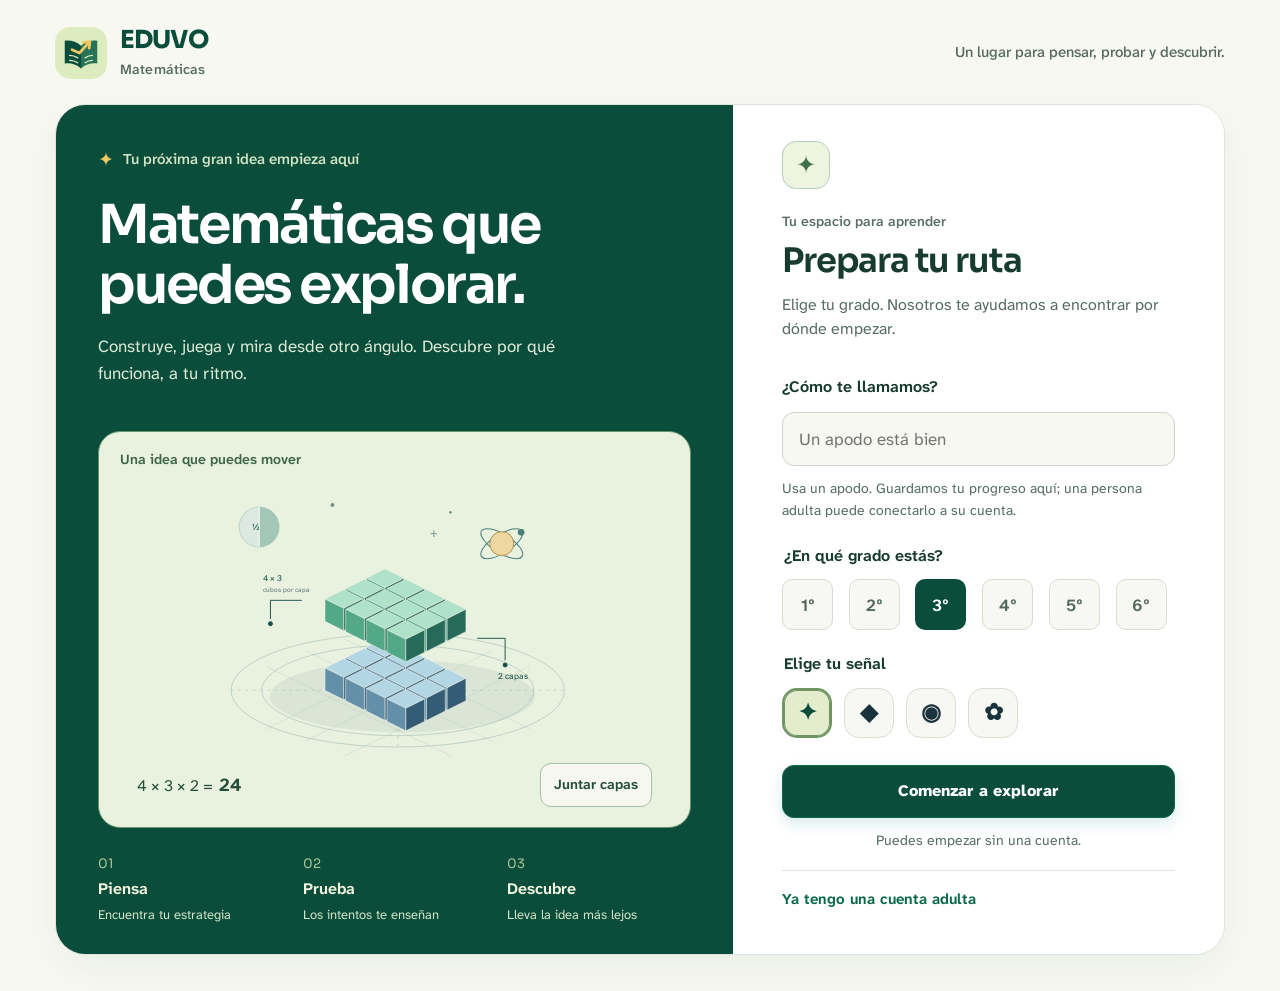
<file: index.html>
<!doctype html><html lang="es-MX"><head><meta charset="utf-8"><meta name="viewport" content="width=device-width,initial-scale=1"><meta name="theme-color" content="#0A4D3A"><meta name="description" content="Un espacio para pensar: rutas de primaria mexicana, juegos, islas 3D y un laboratorio de cuerpos, cortes y desarrollos."><meta property="og:title" content="EDUVO Matemáticas"><meta property="og:description" content="Haz visibles las ideas. Explora matemáticas a tu ritmo."><meta property="og:image" content="https://asternodelab.github.io/eduvo-matematicas-web/og.png"><title>EDUVO Matemáticas | Un espacio para pensar</title><link rel="icon" href="./favicon.svg"><link rel="apple-touch-icon" href="./eduvo-icon-512.png"><link rel="manifest" href="./manifest.webmanifest"><link rel="preload" href="./fonts/atkinson-next-latin.woff2" as="font" type="font/woff2" crossorigin><link rel="preload" href="./fonts/sora-latin.woff2" as="font" type="font/woff2" crossorigin><link rel="stylesheet" href="./app-8d985d4c7752.css"></head><body><div id="root"><main class="loading"><p>Abriendo tu espacio para pensar…</p></main></div><noscript>Para explorar EDUVO Matemáticas, activa JavaScript en tu navegador.</noscript><script src="./app-N6SRQ7XY.js" type="module"></script></body></html>
</file>
<file: app-8d985d4c7752.css>
:root{--forest: #006847;--forest-deep: #004d38;--forest-dark: #06382d;--red: #ce1126;--gold: #d6a12a;--gold-soft: #f8edcf;--navy: #10283a;--cream: #f7f5ee;--paper: #fffefa;--mist: #edf5f0;--ink: #173043;--muted: #687873;--line: rgba(16, 40, 58, .13);--shadow: 0 20px 50px rgba(25, 52, 41, .1);--shadow-soft: 0 8px 24px rgba(25, 52, 41, .07);--radius: 22px;--display: "Avenir Next", "Trebuchet MS", "Segoe UI", sans-serif;--body: "Inter", "Avenir Next", "Segoe UI", Arial, sans-serif}:root[data-theme=dark]{--cream: #121b18;--paper: #1b2822;--mist: #17372c;--ink: #eef4ef;--navy: #f5f8f5;--muted: #b2c1b9;--line: rgba(236, 244, 238, .15);--shadow: 0 20px 50px rgba(0, 0, 0, .28);--shadow-soft: 0 8px 24px rgba(0, 0, 0, .2);--gold-soft: #493a1d}*{box-sizing:border-box}html{font-size:16px;scroll-behavior:smooth}body{margin:0;background:radial-gradient(circle at 9% 0%,rgba(0,104,71,.09),transparent 28rem),radial-gradient(circle at 95% 7%,rgba(206,17,38,.05),transparent 24rem),var(--cream);color:var(--ink);font-family:var(--body);line-height:1.5;-webkit-font-smoothing:antialiased}button,input,select{font:inherit}button{cursor:pointer}button:focus-visible,input:focus-visible,select:focus-visible{outline:3px solid var(--gold);outline-offset:3px}h1,h2,h3,p{text-wrap:pretty}h1,h2,h3{color:var(--navy);font-family:var(--display)}.app{min-height:100vh;display:flex}.sidebar{position:fixed;inset:0 auto 0 0;z-index:10;width:286px;padding:29px 18px 24px;overflow:hidden;display:flex;flex-direction:column;color:#fff;background:radial-gradient(circle at 105% 4%,rgba(214,161,42,.25),transparent 13rem),linear-gradient(165deg,var(--forest-dark) 0%,var(--forest) 58%,var(--forest-deep) 100%);box-shadow:12px 0 35px #0835291f}.sidebar:before{content:"";position:absolute;right:-80px;bottom:120px;width:220px;height:220px;border:1px solid rgba(255,255,255,.12);border-radius:50%;box-shadow:0 0 0 16px #ffffff09,0 0 0 32px #ffffff06}.sidebar:after{content:"";position:absolute;left:-90px;bottom:-110px;width:300px;height:210px;border-radius:50%;background:#ce112629;transform:rotate(-16deg)}.brand{position:relative;z-index:1;display:flex;align-items:center;gap:12px;width:100%;margin:0 0 38px;padding:3px 8px;border:0;background:transparent;color:inherit;text-align:left;font-family:var(--display);font-size:1.12rem;font-weight:900;letter-spacing:.055em}.brand>span:last-child{display:block}.brand small{display:block;margin-top:2px;color:#ffffffad;font-size:.56rem;font-weight:700;letter-spacing:.2em}.brand-mark{width:50px;height:50px;flex:0 0 auto;display:grid;place-items:center;overflow:hidden;border:3px solid rgba(255,255,255,.8);border-radius:17px;background:#fff;box-shadow:0 8px 18px #011c1438,0 0 0 4px #d6a12a61;transition:transform .18s ease,box-shadow .18s ease}.brand-mark img{width:158%;height:158%;max-width:none;object-fit:cover}.brand-mark.compact{width:46px;height:46px;border-radius:15px}.brand:hover .brand-mark{transform:rotate(-2deg) scale(1.04);box-shadow:0 10px 22px #011c1447,0 0 0 4px #d6a12a7a}nav{position:relative;z-index:1;display:grid;gap:7px}.nav-item{position:relative;display:flex;align-items:center;gap:13px;width:100%;min-height:46px;padding:10px 12px;border:1px solid transparent;border-radius:14px;background:transparent;color:#ffffffc2;text-align:left;font-size:.9rem;font-weight:750;transition:background .18s ease,color .18s ease,transform .18s ease}.nav-item span{display:grid;place-items:center;width:25px;height:25px;flex:0 0 auto;border-radius:9px;background:#ffffff1f;color:#ffffffb8;font-size:.65rem;font-weight:800;letter-spacing:.03em}.nav-item:hover{background:#ffffff1a;color:#fff;transform:translate(2px)}.nav-item.active{border-color:#fff3;background:#fff;color:var(--forest-deep);box-shadow:0 10px 22px #00181029}.nav-item.active:before{content:"";position:absolute;left:-18px;width:4px;height:24px;border-radius:0 5px 5px 0;background:var(--gold)}.nav-item.active span{background:var(--forest);color:#fff}.sidebar-note{position:relative;z-index:1;margin-top:auto;padding:18px 9px 4px;border-top:1px solid rgba(255,255,255,.2);color:#ffffffad;font-size:.76rem;line-height:1.6}.sidebar-note b{color:#fff}.content{position:relative;width:calc(100% - 286px);max-width:1560px;min-height:100vh;margin-left:286px;padding:44px clamp(24px,5vw,80px) 34px;overflow:hidden}.content:before{content:"";position:absolute;top:0;right:0;width:230px;height:180px;opacity:.55;pointer-events:none;background-image:radial-gradient(rgba(0,104,71,.22) 1.2px,transparent 1.2px);background-size:13px 13px;mask-image:linear-gradient(135deg,black,transparent 70%)}.mobile-nav{display:none}.page-head{position:relative;z-index:1;display:flex;align-items:flex-start;justify-content:space-between;gap:24px;margin-bottom:31px;padding-bottom:22px}.page-head:after{content:"";position:absolute;left:0;bottom:0;width:78px;height:5px;border-radius:99px;background:linear-gradient(90deg,var(--forest) 0 58%,var(--red) 58% 77%,var(--gold) 77%)}.eyebrow,.panel-label{margin:0 0 8px;color:var(--forest);font-size:.69rem;font-weight:900;letter-spacing:.17em;line-height:1.2;text-transform:uppercase}.page-head h1{margin:0 0 9px;font-size:clamp(2.15rem,4.2vw,3.7rem);font-weight:900;letter-spacing:-.065em;line-height:1.02}.page-head p:not(.eyebrow){margin:0;color:var(--muted);font-size:1.03rem}.time-chip{position:relative;min-width:168px;padding:12px 16px 12px 38px;border:1px solid rgba(0,104,71,.18);border-radius:16px;background:var(--mist);box-shadow:var(--shadow-soft);color:var(--forest);font-size:.76rem;white-space:nowrap}.time-chip:before{content:"";position:absolute;top:17px;left:16px;width:10px;height:10px;border-radius:50%;background:var(--gold);box-shadow:0 0 0 5px #d6a12a2e}.time-chip b{display:block;margin-top:2px;font-family:var(--display);font-size:.92rem}.quick-grid{display:grid;grid-template-columns:repeat(4,1fr);gap:16px;margin-bottom:22px}.quick-card{position:relative;min-height:162px;padding:20px 21px;overflow:hidden;border:1px solid var(--line);border-radius:var(--radius);background:var(--paper);color:var(--ink);box-shadow:var(--shadow-soft);text-align:left;transition:transform .18s ease,box-shadow .18s ease,border-color .18s ease}.quick-card:before{content:"";position:absolute;inset:0 0 auto;height:5px;background:var(--forest)}.quick-card:nth-child(2):before{background:var(--gold)}.quick-card:nth-child(3):before{background:var(--red)}.quick-card:nth-child(4):before{background:var(--navy)}.quick-card:after{content:"";position:absolute;right:-35px;bottom:-48px;width:118px;height:118px;border:1px solid rgba(0,104,71,.1);border-radius:50%;box-shadow:0 0 0 11px #00684709}.quick-card:hover{border-color:#00684747;box-shadow:var(--shadow);transform:translateY(-4px)}.quick-card .number{display:inline-flex;margin-bottom:26px;padding:5px 8px;border-radius:99px;background:var(--gold-soft);color:#976b05;font-size:.67rem;font-weight:900;letter-spacing:.12em}.quick-card b{display:block;color:var(--navy);font-family:var(--display);font-size:1.06rem;line-height:1.2}.quick-card small{display:block;max-width:145px;margin-top:6px;color:var(--muted);font-size:.78rem}.quick-card i{position:absolute;right:18px;bottom:17px;z-index:1;display:grid;place-items:center;width:32px;height:32px;border-radius:50%;background:var(--mist);color:var(--forest);font-size:1.22rem;font-style:normal;font-weight:800}.dashboard-grid,.results-grid{display:grid;grid-template-columns:1.25fr .75fr;gap:20px}.panel{position:relative;border:1px solid var(--line);border-radius:var(--radius);background:var(--paper);box-shadow:var(--shadow-soft);padding:25px}.panel h2{margin:0 0 10px;color:var(--navy);font-size:1.34rem;font-weight:850;letter-spacing:-.035em;line-height:1.16}.panel p{margin:0 0 14px}.last-activity{min-height:210px}.recommendation{overflow:hidden;background:linear-gradient(145deg,var(--paper) 12%,#fff7df 100%)}.recommendation:before{content:"";position:absolute;inset:0 0 auto;height:6px;background:linear-gradient(90deg,var(--gold),var(--red))}.recommendation:after{content:"\2726";position:absolute;right:22px;bottom:15px;color:#ce112638;font-size:2.4rem}.meta{display:flex;flex-wrap:wrap;gap:7px;margin:16px 0}.meta span,.skill-chip{display:inline-flex;align-items:center;min-height:27px;padding:5px 10px;border:1px solid rgba(0,104,71,.13);border-radius:99px;background:var(--mist);color:var(--forest);font-size:.73rem;font-weight:750}.actions,.sheet-tools{display:flex;flex-wrap:wrap;gap:9px}.button{display:inline-flex;align-items:center;justify-content:center;min-height:42px;padding:10px 15px;border:1px solid var(--line);border-radius:12px;background:var(--paper);color:var(--ink);box-shadow:0 2px #10283a0a;font-size:.84rem;font-weight:800;transition:transform .16s ease,background .16s ease,box-shadow .16s ease,border-color .16s ease}.button:hover{border-color:#00684747;background:var(--mist);transform:translateY(-1px)}.button.primary{border-color:var(--forest);background:var(--forest);color:#fff;box-shadow:0 9px 18px #00684733}.button.primary:hover{border-color:var(--forest-deep);background:var(--forest-deep)}.button.wide{width:100%}.text-button{padding:6px 0;border:0;background:transparent;color:var(--forest);font-weight:850;text-align:left}.text-button:hover{color:var(--red)}.muted{color:var(--muted)}.create-layout{display:grid;grid-template-columns:330px minmax(0,1fr);gap:21px;align-items:start}.config-panel{position:sticky;top:22px;overflow:hidden;border:0;background:linear-gradient(165deg,var(--forest-dark),var(--forest) 68%,var(--forest-deep));color:#fff;box-shadow:0 20px 38px #004b3533}.config-panel:before{content:"";position:absolute;top:-70px;right:-55px;width:155px;height:155px;border:1px solid rgba(255,255,255,.15);border-radius:50%;box-shadow:0 0 0 12px #ffffff0a}.config-panel .step,.config-panel .checks{position:relative;z-index:1}.step{margin-bottom:19px}.step>label,.checks legend{display:block;margin:0 0 9px;color:var(--navy);font-size:.77rem;font-weight:900;letter-spacing:.04em}.config-panel .step>label,.config-panel .checks legend{color:#ffffffdb}.step-content{display:flex;flex-wrap:wrap;gap:7px}.choice{min-width:42px;padding:8px 10px;border:1px solid var(--line);border-radius:10px;background:var(--cream);color:var(--ink);font-size:.82rem;font-weight:800;transition:background .16s ease,border-color .16s ease,transform .16s ease}.choice:hover,.choice.active{border-color:var(--forest);background:var(--mist);color:var(--forest);transform:translateY(-1px)}.config-panel .choice{border-color:#ffffff2b;background:#ffffff14;color:#fff}.config-panel .choice:hover,.config-panel .choice.active{border-color:var(--gold);background:var(--gold);color:var(--forest-dark)}select,input[type=text]{width:100%;padding:10px 12px;border:1px solid var(--line);border-radius:11px;background:var(--cream);color:var(--ink)}.config-panel select{border-color:#fff3;background:#ffffff1a;color:#fff}.config-panel select option{color:var(--ink)}.stack{display:grid;width:100%;gap:7px}.level{padding:10px 12px;border:1px solid var(--line);border-radius:11px;background:var(--cream);color:var(--ink);text-align:left}.level b,.level small{display:block}.level small{margin-top:2px;color:var(--muted);font-size:.71rem}.level.active{border-color:var(--forest);background:var(--mist)}.config-panel .level{border-color:#ffffff2b;background:#ffffff14;color:#fff}.config-panel .level small{color:#ffffffa6}.config-panel .level.active{border-color:var(--gold);background:#d6a12a2e}.checks{margin:0 0 20px;padding:0;border:0}.checks label{display:flex;align-items:flex-start;gap:8px;margin:10px 0;font-size:.8rem}.checks input{margin-top:3px;accent-color:var(--forest)}.config-panel .checks input{accent-color:var(--gold)}.config-panel .button.primary{border-color:var(--gold);background:var(--gold);color:var(--forest-dark);box-shadow:none}.config-panel .button.primary:hover{background:#e2b43d}.activity-area{min-width:0}.empty{min-height:420px;display:grid;place-content:center;padding:45px;color:var(--muted);text-align:center;background:repeating-linear-gradient(-45deg,rgba(0,104,71,.025) 0 10px,transparent 10px 20px),var(--paper)}.empty h2{color:var(--navy)}.empty-mark{margin-bottom:6px;color:var(--gold);font-family:var(--display);font-size:3rem;font-weight:300}.sheet{overflow:hidden;padding:0;box-shadow:var(--shadow)}.sheet-tools{padding:13px;border-bottom:1px solid var(--line);background:var(--mist)}.sheet-tools .button{min-height:38px;padding:8px 11px;font-size:.77rem}.print-title{display:flex;align-items:center;gap:13px;padding:29px 34px 18px;border-bottom:2px solid var(--forest);background:linear-gradient(135deg,var(--mist),var(--paper) 67%)}.print-title .eyebrow{margin-bottom:6px}.print-title h2{margin:0;font-size:1.5rem}.print-title p:last-child{margin:3px 0 0;color:var(--muted);font-size:.8rem}.print-title input{max-width:520px;font-size:1.3rem;font-weight:850}.student-line{padding:15px 34px;border-bottom:1px solid var(--line);color:var(--muted);font-size:.84rem}.sheet section{padding:14px 34px}.sheet h3{margin:0 0 7px;color:var(--forest);font-size:.76rem;font-weight:900;letter-spacing:.11em;text-transform:uppercase}.sheet section p{margin:0;font-size:.91rem}.exercises{display:grid;gap:18px;margin:4px 34px 20px;padding-left:26px}.exercises li{padding-left:7px;font-size:.98rem}.exercises input{padding:2px 4px}.answer-line{height:20px;margin-top:8px;border-bottom:1px dotted #92a19b}.teacher-note{display:grid;grid-template-columns:repeat(2,1fr);gap:15px;border-top:1px solid var(--line);background:var(--mist)}.teacher-note b{color:var(--forest);font-size:.75rem}.teacher-note p{margin-top:3px!important;color:var(--muted);font-size:.77rem!important}.answer-key{border-top:1px solid var(--line);background:var(--cream)}.answer-key p{margin:5px 0!important;font-size:.82rem!important}.answer-key span{color:var(--muted)}.diagnostic-setup,.game-setup{max-width:650px}.privacy{margin:18px 0 0;color:var(--muted);font-size:.79rem}.question-screen{max-width:820px;margin:auto;padding:34px;border-top:5px solid var(--forest)}.progress-head{display:flex;align-items:center;gap:15px;color:var(--muted);font-size:.82rem}.progress{flex:1;height:8px;overflow:hidden;border-radius:99px;background:var(--line)}.progress i{display:block;height:100%;border-radius:inherit;background:linear-gradient(90deg,var(--forest),var(--gold))}.question-screen .skill-chip{display:inline-flex;margin-top:32px}.question-screen h2{max-width:720px;margin:15px 0 27px;font-size:clamp(1.55rem,3vw,2.35rem);letter-spacing:-.045em}.answer-options{display:grid;grid-template-columns:repeat(auto-fit,minmax(150px,1fr));gap:10px}.answer-options button{padding:15px;border:1px solid var(--line);border-radius:13px;background:var(--cream);color:var(--ink);font-size:1.05rem;font-weight:800;transition:transform .16s ease,background .16s ease,border-color .16s ease}.answer-options button:hover{border-color:var(--forest);background:var(--mist);transform:translateY(-2px)}.number-answer{display:flex;gap:10px}.number-answer input{font-size:1.05rem}.unsure{margin-top:20px;color:var(--muted)}.result-card{max-width:800px;margin:auto;padding:40px;border-top:6px solid var(--forest)}.score{display:flex;align-items:baseline;gap:15px;margin:15px 0}.score b{color:var(--forest);font-family:var(--display);font-size:4.5rem;letter-spacing:-.09em;line-height:1}.score span{color:var(--muted)}.status{display:inline-block;margin-bottom:26px;padding:7px 11px;border-radius:99px;font-size:.77rem;font-weight:900}.status.support{background:#fbe9e7;color:#a6291e}.status.development{background:#fff4db;color:#946000}.status.achieved{background:#e5f4ea;color:#157441}.respectful{padding-left:13px;border-left:3px solid var(--gold);color:var(--muted)}.game-stage{position:relative;min-height:calc(100vh - 110px);display:flex;flex-direction:column;align-items:center;justify-content:center;overflow:hidden;border:0;background:linear-gradient(145deg,var(--forest-dark),var(--forest) 62%,var(--forest-deep));color:#fff;text-align:center;box-shadow:0 20px 45px #004c3540}.game-stage:before{content:"";position:absolute;top:-150px;right:-120px;width:360px;height:360px;border:1px solid rgba(255,255,255,.16);border-radius:50%;box-shadow:0 0 0 18px #ffffff0a,0 0 0 38px #ffffff06}.game-top{position:absolute;top:25px;left:25px;right:25px;display:flex;align-items:center;justify-content:space-between;color:#ffffffc7}.game-stage .button{border-color:#fff3;background:#ffffff17;color:#fff}.game-stage .button:hover{background:#ffffff2b}.game-stage .button.primary{border-color:var(--gold);background:var(--gold);color:var(--forest-dark)}.timer{margin:10px;color:var(--gold);font-family:var(--display);font-size:2rem;font-weight:900}.game-stage .skill-chip{border-color:#fff3;background:#ffffff1a;color:#fff}.game-stage h1{position:relative;max-width:1000px;margin:20px;color:#fff;font-size:clamp(2.2rem,5vw,4.5rem);letter-spacing:-.07em;line-height:1.08}.game-answer{margin:10px;padding:16px 20px;border-radius:14px;background:#ffffff1f;color:#fff;font-size:1.3rem}.game-answer small{display:block;margin-top:5px;color:#ffffffad;font-size:.82rem}.game-controls{display:flex;gap:12px;margin:17px}.scoreboard{display:grid;grid-template-columns:42px 1fr 42px 42px 1fr 42px;align-items:center;gap:6px;width:100%;max-width:500px;margin-top:20px}.scoreboard button{padding:8px;border:0;border-radius:8px;background:#ffffff1c;color:var(--gold);font-weight:900}.scoreboard div{color:#ffffffb3;font-size:.8rem}.scoreboard b{display:block;color:#fff;font-size:1.6rem}.projector .sidebar,.projector .mobile-nav,.projector footer{display:none}.projector .content{width:100%;max-width:none;margin-left:0;padding:12px}.projector .game-stage{min-height:calc(100vh - 24px);background:#050807;box-shadow:none}.projector .game-stage:before{display:none}.projector .game-stage .button{background:#fff;color:#000}.projector .game-stage .button.primary{background:var(--gold);border-color:var(--gold)}.results-grid{grid-template-columns:1fr 1.2fr .8fr}.metric>span{color:var(--muted);font-size:.72rem;font-weight:900;letter-spacing:.08em}.metric>b{display:block;margin:8px 0;color:var(--forest);font-family:var(--display);font-size:4rem;letter-spacing:-.08em;line-height:1}.bars{display:grid;gap:13px;margin-top:14px}.bar-row{display:grid;grid-template-columns:130px 1fr 24px;align-items:center;gap:8px;font-size:.76rem}.bar-row i{height:12px;overflow:hidden;border-radius:99px;background:var(--cream)}.bar-row i b{display:block;height:100%;border-radius:inherit}.bar-row .red{background:var(--red)}.bar-row .amber{background:var(--gold)}.bar-row .green{background:#16803c}.bar-row em{font-style:normal;text-align:right}.sr-like{margin:15px 0 0!important;color:var(--muted);font-size:.76rem}.history{margin-top:21px}.history>div:first-child{display:flex;align-items:flex-start;justify-content:space-between}.history-list{margin-top:16px;border-top:1px solid var(--line)}.history-list>div{display:grid;grid-template-columns:130px 1fr 50px;padding:12px 0;border-bottom:1px solid var(--line);font-size:.87rem}.history-list span{color:var(--muted)}.history-list em{color:var(--forest);font-style:normal;font-weight:900;text-align:right}.library-tools{max-width:480px;margin-bottom:18px}.library-grid{display:grid;grid-template-columns:repeat(3,1fr);gap:17px}.library-card{min-height:220px;padding:21px}.library-card h2{font-size:1.14rem}.date{color:var(--muted);font-size:.77rem}.card-actions{display:flex;flex-wrap:wrap;gap:7px;margin-top:18px}.card-actions button{padding:3px;border:0;background:transparent;color:var(--forest);font-size:.77rem;font-weight:850}.card-actions button:hover{color:var(--red)}.card-actions .danger{color:#b42318}.guide-grid{display:grid;grid-template-columns:repeat(2,1fr);gap:18px;max-width:1000px}.guide-card{min-height:170px}.guide-card>span{display:grid;place-items:center;width:32px;height:32px;margin-bottom:17px;border-radius:11px;background:var(--gold-soft);color:#956c08;font-size:.8rem;font-weight:900}.guide-card h2{font-size:1.12rem}.guide-card p{color:var(--muted);font-size:.9rem}.guide-note{max-width:1000px;margin-top:18px;padding:16px 18px;border-left:4px solid var(--gold);border-radius:0 13px 13px 0;background:var(--gold-soft);color:var(--ink)}.settings{max-width:760px;padding:0;overflow:hidden}.setting-row{display:flex;align-items:center;justify-content:space-between;gap:30px;padding:21px 25px;border-bottom:1px solid var(--line)}.setting-row b,.setting-row small{display:block}.setting-row small{margin-top:2px;color:var(--muted);font-size:.79rem}.setting-row input{width:46px;height:24px;accent-color:var(--forest)}.privacy-box,.danger-zone{padding:24px 25px}.privacy-box{background:var(--mist)}.privacy-box p{margin:6px 0 0;font-size:.86rem}.danger-zone>div{display:flex;flex-wrap:wrap;gap:8px;margin-top:12px}.danger-button{border-color:#b42318;color:#b42318}.loading{min-height:100vh;display:grid;place-content:center;justify-items:center;gap:15px;background:var(--cream);color:var(--muted)}.loading .brand-mark{width:88px;height:88px;border-radius:26px}.loading p{margin:0;font-weight:750}.toast{position:fixed;right:25px;bottom:25px;z-index:30;padding:13px 17px;border-radius:13px;background:var(--navy);color:#fff;box-shadow:var(--shadow);font-size:.86rem}footer{padding:42px 0 0;color:var(--muted);font-size:.72rem}footer span{display:block;margin-top:4px}.student-hero{position:relative;display:grid;grid-template-columns:minmax(0,1.1fr) minmax(300px,.9fr);gap:28px;min-height:360px;margin-bottom:22px;padding:clamp(28px,4vw,50px);overflow:hidden;border-radius:30px;background:radial-gradient(circle at 85% 18%,rgba(214,161,42,.28),transparent 13rem),linear-gradient(120deg,var(--forest-dark),var(--forest) 65%,#087454);box-shadow:0 24px 50px #004c3538;color:#fff}.student-hero:before{content:"";position:absolute;right:-75px;bottom:-145px;width:360px;height:360px;border:1px solid rgba(255,255,255,.16);border-radius:50%;box-shadow:0 0 0 18px #ffffff0a,0 0 0 38px #ffffff06}.student-hero:after{content:"";position:absolute;left:43%;bottom:-90px;width:180px;height:180px;border-radius:50%;background:#ce112629}.hero-kicker{display:inline-flex;margin-bottom:20px;color:#ffffffb8;font-size:.69rem;font-weight:900;letter-spacing:.17em}.student-hero h1{max-width:700px;margin:0 0 17px;color:#fff;font-size:clamp(2.35rem,5vw,4.7rem);font-weight:900;letter-spacing:-.075em;line-height:.98}.student-hero h1 em{color:var(--gold);font-style:normal}.student-hero p{max-width:600px;margin:0 0 24px;color:#ffffffc2;font-size:1.02rem}.student-hero .button.ghost{border-color:#ffffff57;background:#ffffff1a;color:#fff}.student-hero .button.ghost:hover{background:#ffffff2e}.hero-proof{display:flex;flex-wrap:wrap;gap:16px;margin-top:29px;color:#ffffff9e;font-size:.74rem}.hero-proof span{display:inline-flex;align-items:center;gap:6px}.hero-proof i{color:var(--gold);font-size:1.1rem;font-style:normal}.hero-visual{min-height:265px;align-self:center;border:1px solid rgba(255,255,255,.22);border-radius:26px;background:radial-gradient(circle at 50% 50%,rgba(255,255,255,.14),transparent 56%),#002a1e33}.orbit{position:absolute;inset:13% 12%;border:1px solid rgba(255,255,255,.2);border-radius:50%;transform:rotate(-18deg) scaleY(.55)}.orbit-two{inset:25% 3%;transform:rotate(28deg) scaleY(.55);border-color:#d6a12a8c}.hero-equation{position:absolute;top:50%;left:50%;display:flex;align-items:center;gap:11px;padding:16px 18px;transform:translate(-50%,-58%) rotate(-3deg);border:2px solid rgba(214,161,42,.75);border-radius:18px;background:#fff;color:var(--forest-dark);box-shadow:0 18px 30px #001f162e;font-family:var(--display);font-size:clamp(1.2rem,2vw,1.8rem);font-weight:900;white-space:nowrap}.hero-equation b{color:var(--red)}.hero-equation strong{color:var(--forest)}.hero-dots{position:absolute;right:24px;bottom:26px;display:grid;grid-template-columns:repeat(6,8px);gap:6px}.hero-dots i{width:8px;height:8px;border-radius:50%;background:#ffffff42}.hero-dots i.filled{background:var(--gold)}.hero-visual small{position:absolute;bottom:20px;left:22px;color:#fff9;font-size:.68rem;line-height:1.35}.student-toolbar{display:flex;align-items:center;justify-content:space-between;gap:20px;margin-bottom:30px;padding:15px 18px;border:1px solid rgba(0,104,71,.16);border-radius:17px;background:var(--paper);box-shadow:var(--shadow-soft)}.student-toolbar .panel-label{margin-bottom:4px;font-size:.63rem}.student-toolbar b{color:var(--navy);font-family:var(--display);font-size:1.02rem}.student-toolbar small{color:var(--muted);font-size:.75rem}.grade-pills{display:flex;gap:6px}.grade-pills button{width:36px;height:36px;border:1px solid var(--line);border-radius:11px;background:var(--cream);color:var(--muted);font-weight:850}.grade-pills button:hover,.grade-pills button.active{border-color:var(--forest);background:var(--forest);color:#fff}.student-section-head{display:flex;align-items:flex-end;justify-content:space-between;gap:20px;margin:27px 0 14px}.student-section-head h2{margin:0;font-size:clamp(1.45rem,2.3vw,2rem);letter-spacing:-.05em}.continue-grid{display:grid;grid-template-columns:1.3fr .85fr .85fr;gap:16px}.continue-card{position:relative;min-height:238px;display:flex;flex-direction:column;padding:23px;overflow:hidden;border:1px solid var(--line);border-radius:21px;background:var(--paper);box-shadow:var(--shadow-soft)}.continue-card:after{content:"";position:absolute;right:-35px;bottom:-45px;width:125px;height:125px;border:1px solid rgba(0,104,71,.13);border-radius:50%;box-shadow:0 0 0 12px #00684709}.feature-card{background:linear-gradient(145deg,var(--mist),var(--paper) 72%);border-top:5px solid var(--forest)}.lab-card{border-top:5px solid var(--gold)}.challenge-card{border-top:5px solid var(--red)}.continue-card-top,.card-bottom{position:relative;z-index:1;display:flex;align-items:center;justify-content:space-between;gap:10px}.lesson-badge{display:inline-grid;place-items:center;min-width:38px;height:32px;padding:0 9px;border-radius:11px;background:var(--forest);color:#fff;font-size:.76rem;font-weight:900}.mastery-label{display:inline-flex;align-items:center;padding:5px 9px;border-radius:99px;background:var(--mist);color:var(--forest);font-size:.69rem;font-weight:900}.mastery-label.exploring,.mastery-label.sky{background:#eaf2fb;color:#336b9c}.mastery-label.developing{background:var(--gold-soft);color:#946800}.mastery-label.almost_mastered,.mastery-label.mastered{background:#e5f4ea;color:#157441}.continue-card .eyebrow{margin-top:24px}.continue-card h2{max-width:330px;margin:0 0 9px;font-size:1.35rem}.continue-card p:not(.eyebrow){max-width:360px;color:var(--muted);font-size:.88rem}.card-bottom{z-index:1;margin-top:auto;padding-top:20px;color:var(--muted);font-size:.73rem}.card-icon{position:relative;z-index:1;display:grid;place-items:center;width:40px;height:40px;border-radius:13px;background:var(--gold-soft);color:#9b710e;font-size:1.25rem;font-weight:900}.challenge-card .card-icon{background:#fbe9e7;color:var(--red)}.grade-card{position:relative;display:grid;grid-template-columns:47px 1fr 26px;align-items:center;gap:12px;min-height:87px;padding:14px;border:1px solid var(--line);border-radius:17px;background:var(--paper);color:var(--ink);text-align:left;box-shadow:0 3px 12px #1934290a;transition:transform .16s ease,border-color .16s ease,box-shadow .16s ease}.grade-card:hover,.grade-card.selected{border-color:#00684759;box-shadow:var(--shadow-soft);transform:translateY(-2px)}.grade-number{display:grid;place-items:center;width:43px;height:43px;border-radius:14px;background:var(--mist);color:var(--forest);font-family:var(--display);font-size:1.03rem;font-weight:900}.grade-card b{color:var(--navy);font-family:var(--display);font-size:.89rem}.grade-card small{margin-top:2px;overflow:hidden;color:var(--muted);font-size:.73rem;text-overflow:ellipsis;white-space:nowrap}.grade-card em{margin-top:4px;color:var(--forest);font-size:.64rem;font-style:normal;font-weight:800}.grade-arrow{color:var(--gold);font-size:1.25rem;font-weight:900}.grade-2 .grade-number,.grade-5 .grade-number{background:var(--gold-soft);color:#996d0b}.grade-3 .grade-number,.grade-6 .grade-number{background:#fbe9e7;color:var(--red)}.home-note,.alignment-note{display:flex;align-items:center;gap:14px;margin-top:20px;padding:17px 19px;border:1px solid rgba(214,161,42,.27);border-radius:16px;background:var(--gold-soft)}.note-mark{display:grid;place-items:center;width:33px;height:33px;flex:0 0 auto;border-radius:50%;background:var(--gold);color:#fff;font-weight:900}.home-note p{margin:3px 0 0;color:var(--muted);font-size:.78rem}.home-note .text-button{margin-left:auto}.home-private-note{margin:16px 0 0;color:var(--muted);font-size:.71rem}.path-head .path-legend{align-self:center}.path-legend{display:flex;flex-wrap:wrap;gap:11px;color:var(--muted);font-size:.72rem}.path-legend span{display:inline-flex;align-items:center;gap:5px}.legend-dot{width:9px;height:9px;border-radius:50%;background:var(--gold)}.legend-dot.mastered{background:#16803c}.legend-dot.developing{background:var(--gold)}.legend-dot.exploring{background:#76a5c8}.path-hero,.path-footer{display:flex;align-items:center;justify-content:space-between;gap:25px;background:linear-gradient(110deg,var(--mist),var(--paper))}.path-hero{margin-bottom:20px;border-left:5px solid var(--forest)}.path-stamp{display:inline-flex;margin-bottom:9px;padding:5px 9px;border-radius:99px;background:var(--gold-soft);color:#956c08;font-size:.67rem;font-weight:900;letter-spacing:.08em;text-transform:uppercase}.path-hero h2,.path-footer h2{margin-bottom:8px;font-size:1.42rem}.path-hero p,.path-footer p{max-width:680px;margin:0;color:var(--muted);font-size:.87rem}.skill-map{display:grid;gap:17px}.skill-stage{padding:19px;border:1px solid var(--line);border-radius:20px;background:var(--paper);box-shadow:var(--shadow-soft)}.stage-heading{display:flex;align-items:center;gap:13px;margin-bottom:15px}.stage-heading>span{display:grid;place-items:center;width:40px;height:40px;border-radius:13px;background:var(--forest);color:#fff;font-family:var(--display);font-weight:900}.stage-2 .stage-heading>span,.stage-5 .stage-heading>span{background:var(--gold);color:var(--forest-dark)}.stage-3 .stage-heading>span,.stage-6 .stage-heading>span{background:var(--red)}.stage-heading p{margin:0 0 2px;color:var(--forest);font-size:.66rem;font-weight:900;letter-spacing:.1em;text-transform:uppercase}.stage-heading h2{margin:0;font-size:1.08rem}.skill-nodes{display:grid;grid-template-columns:repeat(2,1fr);gap:10px}.skill-node{display:grid;grid-template-columns:36px minmax(0,1fr) auto;align-items:center;gap:10px;padding:13px;border:1px solid var(--line);border-radius:14px;background:var(--cream)}.skill-node-icon{display:grid;place-items:center;width:32px;height:32px;border-radius:10px;background:var(--gold-soft);color:#9a700d;font-size:1.15rem;font-weight:900}.skill-node-icon.mastered{background:#e5f4ea;color:#157441}.skill-node-icon.developing{background:var(--gold-soft);color:#946800}.skill-strand{color:var(--forest);font-size:.63rem;font-weight:900;text-transform:uppercase}.skill-node h3{margin:2px 0 3px;font-size:.88rem}.skill-node p{margin:0 0 5px;color:var(--muted);font-size:.7rem}.skill-node .text-button{font-size:.72rem;white-space:nowrap}.path-footer{margin-top:18px}.lesson-list{display:grid;grid-template-columns:repeat(2,1fr);gap:17px}.lesson-card{display:flex;flex-direction:column;min-height:260px;padding:22px;border:1px solid var(--line);border-top:5px solid var(--forest);border-radius:20px;background:var(--paper);box-shadow:var(--shadow-soft)}.lesson-card.featured{box-shadow:0 14px 34px #00684721;transform:translateY(-2px)}.lesson-card.lesson-gold{border-top-color:var(--gold);background:linear-gradient(145deg,var(--paper),#fff8e7)}.lesson-card.lesson-red{border-top-color:var(--red);background:linear-gradient(145deg,var(--paper),#fff2f0)}.lesson-card.lesson-blue{border-top-color:#4f8daf;background:linear-gradient(145deg,var(--paper),#eff7fb)}.lesson-card-top,.lesson-card-bottom{display:flex;align-items:center;justify-content:space-between;gap:10px}.lesson-phase{color:var(--muted);font-size:.7rem}.lesson-card .eyebrow{margin-top:22px}.lesson-card h2{margin:0 0 9px;font-size:1.34rem}.lesson-card>p:not(.eyebrow){color:var(--muted);font-size:.86rem}.lesson-tags{display:flex;flex-wrap:wrap;gap:6px;margin:10px 0 22px}.lesson-tags span{padding:5px 8px;border-radius:99px;background:var(--mist);color:var(--forest);font-size:.66rem;font-weight:850}.alignment-note{display:block;max-width:850px}.alignment-note b{color:var(--forest)}.alignment-note p{margin:4px 0 0;color:var(--muted);font-size:.78rem}.challenge-grid{display:grid;grid-template-columns:repeat(6,1fr);gap:9px;margin-bottom:18px}.challenge-tile{min-height:96px;padding:12px;border:1px solid var(--line);border-top:4px solid var(--forest);border-radius:15px;background:var(--paper);color:var(--ink);text-align:left;box-shadow:var(--shadow-soft)}.challenge-tile:nth-child(2n){border-top-color:var(--gold)}.challenge-tile:nth-child(3n){border-top-color:var(--red)}.challenge-tile.active{border-color:var(--forest);box-shadow:0 10px 22px #00684721;transform:translateY(-2px)}.challenge-tile span{color:var(--forest);font-size:.7rem;font-weight:900}.challenge-tile b{margin-top:8px;color:var(--navy);font-family:var(--display);font-size:.78rem;line-height:1.18}.challenge-tile small{margin-top:6px;color:var(--muted);font-size:.65rem}.challenge-stage{padding:30px}.challenge-stage-head,.challenge-footer{display:flex;align-items:flex-start;justify-content:space-between;gap:18px}.challenge-stage-head h2{margin:7px 0 0;font-size:1.85rem}.challenge-question{display:flex;align-items:flex-start;gap:15px;margin:28px 0 22px;padding:20px;border-radius:17px;background:var(--mist)}.question-mark{display:grid;place-items:center;width:34px;height:34px;flex:0 0 auto;border-radius:50%;background:var(--forest);color:#fff;font-family:var(--display);font-weight:900}.challenge-question h3{margin:3px 0 0;font-size:1.27rem}.challenge-answer,.error-answer{display:flex;gap:9px;max-width:700px}.challenge-answer input,.error-answer input{flex:1}.progressive-hint{margin:15px 0;padding:14px 16px;border-left:3px solid var(--gold);border-radius:0 13px 13px 0;background:var(--gold-soft)}.progressive-hint b{color:#956c08;font-size:.76rem}.progressive-hint p{margin:4px 0 0;color:var(--muted);font-size:.8rem}.feedback{display:flex;gap:12px;align-items:flex-start;margin-top:17px;padding:15px 16px;border-radius:15px}.feedback>span{font-size:1.25rem;font-weight:900}.feedback b{font-family:var(--display)}.feedback p{margin:3px 0 0;font-size:.78rem}.feedback.success{background:#e5f4ea;color:#157441}.feedback.try-again{background:#fff4db;color:#946000}.feedback.try-again p,.feedback.success p{color:var(--muted)}.challenge-footer{align-items:center;margin-top:25px;padding-top:18px;border-top:1px solid var(--line)}.challenge-footer span{color:var(--muted);font-size:.72rem}.error-tabs{display:flex;flex-wrap:wrap;gap:8px;margin-bottom:18px}.error-tabs button{display:flex;align-items:center;gap:8px;padding:9px 12px;border:1px solid var(--line);border-radius:12px;background:var(--paper);color:var(--muted);font-size:.76rem;font-weight:800}.error-tabs button span{color:var(--red)}.error-tabs button.active{border-color:var(--red);background:#fbe9e7;color:#a6291e}.error-stage{padding:29px}.error-stamp{display:inline-flex;padding:5px 9px;border-radius:99px;background:#fbe9e7;color:var(--red);font-size:.68rem;font-weight:900;letter-spacing:.1em}.error-stage-head h2{margin:7px 0 20px;font-size:1.75rem}.error-work{display:grid;grid-template-columns:.9fr 1.1fr;gap:18px;align-items:stretch}.incorrect-work{display:grid;align-content:center;gap:9px;min-height:180px;padding:24px;border:1px dashed rgba(206,17,38,.34);border-radius:17px;background:#fff8f6}.incorrect-work span{color:var(--red);font-size:.67rem;font-weight:900;letter-spacing:.1em;text-transform:uppercase}.incorrect-work b{color:var(--navy);font-family:var(--display);font-size:1.2rem}.error-question{padding:10px 0}.error-question h3{margin:0 0 18px;font-size:1.27rem}.error-question>.text-button{margin-top:10px}.error-footer{display:flex;align-items:center;gap:13px;margin-top:25px;padding-top:18px;border-top:1px solid var(--line)}.error-footer b{color:var(--forest);font-size:.78rem}.error-footer span{flex:1;color:var(--muted);font-size:.76rem}.teacher-tools{display:grid;grid-template-columns:repeat(4,1fr);gap:14px;margin-top:21px}.teacher-tool{min-height:205px}.teacher-tool>span{display:inline-grid;place-items:center;width:31px;height:31px;margin-bottom:16px;border-radius:10px;background:var(--gold-soft);color:#956c08;font-size:.72rem;font-weight:900}.teacher-tool h2{font-size:1.08rem}.teacher-tool p{min-height:62px;color:var(--muted);font-size:.8rem}.teacher-tool.curriculum-card{grid-column:1 / -1;min-height:auto;border-left:5px solid var(--forest);background:var(--mist)}.accessibility-check{margin:0;padding:20px 25px;border-top:1px solid var(--line);background:linear-gradient(110deg,var(--mist),var(--paper))}.accessibility-check b{color:var(--forest)}.accessibility-check p{margin:6px 0 0;color:var(--muted);font-size:.84rem}.lesson-player{padding:25px;overflow:hidden;border-top:5px solid var(--forest);background:linear-gradient(145deg,var(--paper),var(--mist))}.lesson-player.lesson-gold{border-top-color:var(--gold)}.lesson-player.lesson-red{border-top-color:var(--red)}.lesson-topbar{display:flex;align-items:center;justify-content:space-between;gap:15px}.lesson-topbar .text-button{font-size:.8rem}.lesson-progress{display:flex;gap:5px;margin:18px 0 25px}.lesson-progress i{height:6px;flex:1;border-radius:99px;background:var(--line)}.lesson-progress i.done,.lesson-progress i.current{background:var(--forest)}.lesson-progress i.current{box-shadow:0 0 0 3px #00684724}.lesson-heading{display:flex;align-items:flex-start;justify-content:space-between;gap:20px}.lesson-heading h1{margin:6px 0 9px;font-size:clamp(1.9rem,4vw,3.15rem);letter-spacing:-.07em}.lead{max-width:760px;color:var(--muted);font-size:.98rem}.mastery-pill{display:inline-flex;align-items:center;gap:7px;padding:8px 11px;border:1px solid var(--line);border-radius:99px;background:var(--paper);color:var(--muted);font-size:.72rem;font-weight:850;white-space:nowrap}.dot{width:9px;height:9px;border-radius:50%;background:var(--gold)}.dot.mastered{background:#16803c}.dot.developing{background:var(--gold)}.dot.exploring{background:#76a5c8}.lesson-context{display:flex;align-items:flex-start;gap:12px;margin:22px 0;padding:15px 17px;border:1px solid rgba(0,104,71,.15);border-radius:15px;background:var(--mist)}.context-icon{display:grid;place-items:center;width:28px;height:28px;border-radius:9px;background:var(--forest);color:#fff;font-weight:900}.lesson-context b{color:var(--forest);font-size:.76rem}.lesson-context p{margin:3px 0 0;color:var(--muted);font-size:.84rem}.lesson-body{display:grid;grid-template-columns:minmax(0,1fr) 285px;gap:22px;align-items:start}.lesson-step-label{display:flex;align-items:center;gap:11px;margin-bottom:14px}.lesson-step-label>span{display:grid;place-items:center;width:34px;height:34px;border-radius:11px;background:var(--gold);color:var(--forest-dark);font-size:.72rem;font-weight:900}.lesson-step-label p{margin:0;color:var(--forest);font-size:.64rem;font-weight:900;letter-spacing:.12em;text-transform:uppercase}.lesson-step-label b{display:block;color:var(--navy);font-family:var(--display);font-size:.98rem}.visual-stage{padding:19px;border:1px solid var(--line);border-radius:18px;background:var(--paper);box-shadow:var(--shadow-soft)}.visual-caption{display:flex;align-items:baseline;justify-content:space-between;gap:12px;margin-bottom:16px}.visual-caption span,.prompt-label{color:var(--forest);font-size:.64rem;font-weight:900;letter-spacing:.12em;text-transform:uppercase}.visual-caption b{color:var(--navy);font-size:.82rem;text-align:right}.ten-frames{display:flex;flex-wrap:wrap;gap:14px;justify-content:center}.ten-frame{display:grid;grid-template-columns:repeat(5,32px);gap:5px;padding:8px;border:2px solid var(--forest);border-radius:10px;background:#fff}.ten-frame button,.ten-frame i{width:32px;height:25px;border:1px solid rgba(0,104,71,.22);border-radius:6px;background:var(--mist)}.ten-frame button.filled,.ten-frame i.filled{border-color:var(--forest);background:var(--forest)}.visual-readout,.grid-readout{display:flex;align-items:center;justify-content:center;gap:8px;margin-top:14px;color:var(--muted);font-size:.74rem}.visual-readout b,.grid-readout b{color:var(--forest);font-family:var(--display);font-size:1.55rem}.mini-control{display:inline-grid;place-items:center;min-width:28px;height:28px;padding:0 7px;border:1px solid var(--line);border-radius:9px;background:var(--paper);color:var(--forest);font-weight:900}.mini-control:hover{border-color:var(--forest);background:var(--mist)}.base-ten-blocks{display:flex;justify-content:space-around;gap:14px}.block-group{display:grid;justify-items:center;gap:5px;color:var(--muted);font-size:.72rem}.block-group>b{color:var(--navy);font-size:1.15rem}.block-stack{display:flex;min-height:105px;flex-direction:column-reverse;justify-content:flex-start;gap:3px}.block-stack i{display:block;width:26px;height:12px;border:1px solid rgba(16,40,58,.2);border-radius:3px;background:#b8d9c9}.block-stack.tens i{background:#e8c978}.block-stack.units i{background:#e28a8f}.visual-equation,.array-equation{display:flex;flex-wrap:wrap;justify-content:center;gap:8px;margin-top:17px;color:var(--muted);font-size:.78rem}.visual-equation b,.array-equation b{color:var(--forest);font-family:var(--display);font-size:1.1rem}.array-controls{display:grid;grid-template-columns:auto minmax(100px,1fr) auto auto minmax(100px,1fr) auto;align-items:center;gap:8px;margin-bottom:15px;color:var(--muted);font-size:.73rem}.array-controls label{display:contents}.array-controls input[type=range],input[type=range]{accent-color:var(--forest)}.array-grid{display:grid;gap:5px;max-width:560px;margin:auto}.array-grid i{aspect-ratio:1;border-radius:5px;background:var(--gold);box-shadow:inset 0 -3px #67420024}.fraction-bars{display:grid;gap:14px;max-width:600px;margin:22px auto}.fraction-row{display:grid;grid-template-columns:50px 1fr;align-items:center;gap:10px;color:var(--navy);font-family:var(--display);font-weight:900}.fraction-bar{display:grid;grid-auto-flow:column;grid-auto-columns:1fr;height:28px;overflow:hidden;border:2px solid var(--forest);border-radius:7px}.fraction-bar i{border-right:1px solid rgba(0,104,71,.28);background:var(--mist)}.fraction-bar i.covered{background:var(--forest)}.fraction-actions{display:flex;align-items:center;justify-content:center;gap:13px;flex-wrap:wrap;color:var(--muted);font-size:.74rem}.hundred-grid{display:grid;grid-template-columns:repeat(10,1fr);gap:3px;max-width:430px;margin:auto;padding:6px;border:1px solid var(--line);border-radius:10px;background:var(--cream)}.hundred-grid button{aspect-ratio:1;padding:0;border:1px solid rgba(0,104,71,.1);border-radius:3px;background:var(--paper)}.hundred-grid button.filled{background:var(--forest)}.data-bars{display:grid;gap:8px;max-width:580px;margin:auto}.data-bar-row{display:grid;grid-template-columns:72px 1fr 28px 24px 28px;align-items:center;gap:6px;color:var(--muted);font-size:.73rem}.data-bar-row>i{height:86px;display:flex;align-items:flex-end;border-bottom:1px solid var(--line);background:repeating-linear-gradient(to top,transparent 0 20px,rgba(0,104,71,.08) 20px 21px)}.data-bar-row>i b{display:block;width:100%;border-radius:8px 8px 0 0;background:linear-gradient(var(--forest),#40a77d)}.visual-footnote{margin:14px 0 0;color:var(--muted);font-size:.75rem;text-align:center}.thinking-prompt{margin:18px 0;padding:19px;border:1px solid rgba(214,161,42,.3);border-radius:17px;background:var(--gold-soft)}.thinking-prompt h2{margin:7px 0;font-size:1.18rem}.thinking-prompt p{margin:0;color:var(--muted);font-size:.78rem}.lesson-answer{padding:17px;border:1px solid var(--line);border-radius:16px;background:var(--paper)}.lesson-answer label{display:block;margin-bottom:8px;color:var(--forest);font-size:.75rem;font-weight:900}.answer-row{display:flex;gap:9px}.answer-row input{flex:1}.hint-card,.explain-card,.strategy-card,.lesson-note{margin-bottom:13px;padding:17px;border:1px solid var(--line);border-radius:16px;background:var(--paper)}.hint-card{border-top:4px solid var(--gold)}.hint-header{display:flex;align-items:center;gap:9px}.hint-icon{display:grid;place-items:center;width:30px;height:30px;border-radius:10px;background:var(--gold-soft);color:#956c08;font-weight:900}.hint-header b{color:var(--navy);font-size:.82rem}.hint-header small{color:var(--muted);font-size:.68rem}.hint-kind{display:inline-flex;margin-top:15px;color:var(--forest);font-size:.64rem;font-weight:900;letter-spacing:.1em;text-transform:uppercase}.hint-card p,.explain-card p,.strategy-card p,.lesson-note p{margin:7px 0 11px;color:var(--muted);font-size:.77rem}.side-actions{display:grid;gap:8px;margin-bottom:13px}.side-actions .button{justify-content:flex-start;font-size:.76rem}.explain-card{background:var(--mist)}.strategy-card{background:#fff8e7}.explain-card b,.strategy-card b,.lesson-note b{color:var(--forest);font-size:.75rem}.lesson-note{border-left:3px solid var(--red)}.lesson-complete-mark{display:grid;place-items:center;width:62px;height:62px;margin-bottom:18px;border-radius:20px;background:var(--forest);color:#fff;font-family:var(--display);font-size:2rem;font-weight:900}.lesson-player>h1{margin:0 0 14px;font-size:clamp(2rem,4vw,3.5rem)}.discovery-grid{display:grid;grid-template-columns:repeat(3,1fr);gap:12px;margin:24px 0}.discovery-card{padding:17px;border:1px solid var(--line);border-radius:15px;background:var(--paper)}.discovery-card>span{color:var(--gold);font-size:.7rem;font-weight:900}.discovery-card b{display:block;margin-top:8px;color:var(--navy);font-size:.8rem}.discovery-card p{margin:6px 0 0;color:var(--muted);font-size:.76rem}.lesson-actions{display:flex;flex-wrap:wrap;gap:9px}.lab-status{display:inline-flex;align-items:center;gap:8px;padding:10px 13px;border:1px solid rgba(0,104,71,.16);border-radius:14px;background:var(--mist);color:var(--forest);font-size:.76rem;font-weight:800}.lab-status small{display:block;margin-left:4px;color:var(--muted);font-size:.66rem;font-weight:600}.status-dot{width:9px;height:9px;border-radius:50%;background:#2d9a5b;box-shadow:0 0 0 4px #2d9a5b29}.lab-layout{display:grid;grid-template-columns:250px minmax(0,1fr);gap:18px;align-items:start}.lab-menu{padding:17px}.lab-menu .panel-label{padding:3px 7px 10px;font-size:.64rem}.lab-menu-item{display:flex;align-items:center;gap:10px;width:100%;padding:10px 8px;border:1px solid transparent;border-radius:12px;background:transparent;color:var(--ink);text-align:left}.lab-menu-item>span{display:grid;place-items:center;width:33px;height:33px;border-radius:10px;background:var(--mist);color:var(--forest);font-weight:900}.lab-menu-item b{font-size:.77rem}.lab-menu-item small{margin-top:2px;color:var(--muted);font-size:.65rem;line-height:1.25}.lab-menu-item:hover{border-color:var(--line);background:var(--cream)}.lab-menu-item.active{border-color:#00684733;background:var(--mist)}.lab-menu-item.active>span{background:var(--forest);color:#fff}.lab-workbench{min-width:0;padding:20px;border:1px solid var(--line);border-radius:22px;background:var(--paper);box-shadow:var(--shadow-soft)}.workbench-top{display:flex;align-items:flex-start;justify-content:space-between;gap:18px;margin-bottom:16px}.workbench-top h2{margin:4px 0 0;font-size:1.5rem}.workbench-tools{display:flex;flex-wrap:wrap;gap:7px}.workbench-tools .button{min-height:36px;padding:8px 10px;font-size:.72rem}.lab-instruction{margin-bottom:17px;padding:13px 15px;border-left:3px solid var(--gold);border-radius:0 12px 12px 0;background:var(--gold-soft);color:var(--muted);font-size:.78rem}.lab-instruction b{color:#956c08}.lab-board{min-height:340px;padding:24px;overflow:hidden;border:1px solid var(--line);border-radius:18px;background:linear-gradient(145deg,var(--mist),var(--paper) 70%)}.board-title{display:flex;align-items:baseline;justify-content:space-between;gap:14px;margin-bottom:20px}.board-title span{color:var(--forest);font-size:.64rem;font-weight:900;letter-spacing:.13em}.board-title b{color:var(--navy);font-family:var(--display);font-size:.94rem;text-align:right}.counter-controls,.geometry-controls,.money-controls,.measurement-controls,.clock-controls{display:flex;flex-wrap:wrap;gap:15px;align-items:center;justify-content:center}.counter-controls label,.geometry-controls label,.money-controls label,.measurement-controls label,.clock-controls label,.range-label{display:grid;grid-template-columns:auto minmax(110px,200px) auto;align-items:center;gap:7px;color:var(--muted);font-size:.72rem}.counter-controls input,.geometry-controls input,.money-controls input,.measurement-controls input,.clock-controls input,.range-label input{accent-color:var(--forest)}.counter-controls strong,.geometry-controls b,.money-controls b,.measurement-controls b,.clock-controls b,.range-label strong{color:var(--forest);font-family:var(--display)}.counter-frames{display:flex;justify-content:center;gap:15px;margin:22px auto;flex-wrap:wrap}.ten-frame.large{grid-template-columns:repeat(5,42px);gap:6px;padding:10px}.ten-frame.large i{width:42px;height:31px}.board-callout{display:grid;gap:4px;max-width:520px;margin:18px auto 0;padding:13px 16px;border-radius:14px;background:var(--paper);box-shadow:var(--shadow-soft);text-align:center}.board-callout b,.board-equation b{color:var(--forest);font-family:var(--display);font-size:1.25rem}.board-callout span,.board-tip{color:var(--muted);font-size:.75rem}.line-readout{display:flex;align-items:center;justify-content:center;gap:10px;margin:8px 0 23px}.line-readout b{color:var(--forest);font-family:var(--display);font-size:2rem}.line-readout span{color:var(--muted);font-size:.78rem}.number-line{position:relative;max-width:700px;height:105px;margin:auto}.line-track{position:absolute;top:45px;right:1%;left:1%;height:4px;border-radius:99px;background:var(--forest)}.number-line>i{position:absolute;top:37px;width:2px;height:20px;background:var(--forest)}.number-line>i small{position:absolute;top:25px;transform:translate(-50%);color:var(--muted);font-size:.62rem}.line-marker{position:absolute;top:20px;z-index:1;width:22px;height:22px;border:3px solid var(--gold);border-radius:50%;background:var(--forest);transform:translate(-50%)}.line-marker span{position:absolute;top:-24px;left:50%;transform:translate(-50%);color:var(--forest);font-size:.72rem;font-weight:900}.range-label{justify-content:center;margin:10px auto}.board-tip{margin:15px 0 0;text-align:center}.place-columns{display:flex;justify-content:center;gap:34px;margin:20px 0}.place-column{display:grid;justify-items:center;gap:7px;color:var(--muted);font-size:.72rem}.place-visual{display:flex;min-height:150px;flex-direction:column-reverse;justify-content:flex-start;gap:4px}.place-visual i{width:44px;height:17px;border-radius:4px;background:#b8d9c9}.place-visual.tens i{background:#e8c978}.place-visual.units i{width:20px;height:20px;border-radius:50%;background:#e28a8f}.place-column strong{color:var(--navy);font-family:var(--display);font-size:1.25rem}.board-equation{margin:17px 0;color:var(--muted);text-align:center}.array-editor{max-width:650px;margin:auto}.array-grid.large{gap:6px;max-width:560px}.fraction-editor{max-width:650px;margin:auto;text-align:center}.fraction-big-label{color:var(--forest);font-family:var(--display);font-size:2rem;font-weight:900}.fraction-bar.big{height:42px;margin:15px 0 20px}.fraction-controls{display:flex;flex-wrap:wrap;justify-content:center;gap:16px}.fraction-controls label{display:flex;align-items:center;gap:7px;color:var(--muted);font-size:.72rem}.fraction-controls input{accent-color:var(--forest)}.fraction-controls b{color:var(--forest)}.hundred-grid.large{max-width:460px;gap:4px}.hundred-grid.large button{border-radius:4px}.geometry-controls select{width:auto;padding:7px}.shape-preview{display:grid;place-items:center;margin:24px auto;min-width:30px;min-height:30px;border:3px solid var(--forest);border-radius:8px;background:#00684726;color:var(--forest);font-size:.72rem;font-weight:900}.shape-preview.cuadrado{background:#d6a12a38;border-color:var(--gold);color:#8d6507}.geometry-readout{display:flex;justify-content:center;gap:35px;color:var(--muted);font-size:.75rem}.geometry-readout b{display:block;margin-top:3px;color:var(--forest);font-family:var(--display);font-size:1.2rem}.clock-layout{display:flex;align-items:center;justify-content:center;flex-wrap:wrap;gap:35px}.clock-face{position:relative;width:210px;height:210px;border:8px solid var(--forest);border-radius:50%;background:#fff;box-shadow:inset 0 0 0 7px var(--gold-soft)}.clock-hand{position:absolute;bottom:50%;left:50%;width:4px;border-radius:99px;background:var(--navy);transform-origin:bottom center}.hour-hand{height:56px}.minute-hand{width:3px;height:78px;background:var(--red)}.clock-center{position:absolute;top:50%;left:50%;width:12px;height:12px;border-radius:50%;background:var(--gold);transform:translate(-50%,-50%)}.clock-number{position:absolute;color:var(--forest);font-family:var(--display);font-size:.85rem;font-weight:900}.n12{top:12px;left:50%;transform:translate(-50%)}.n3{top:50%;right:12px;transform:translateY(-50%)}.n6{bottom:12px;left:50%;transform:translate(-50%)}.n9{top:50%;left:12px;transform:translateY(-50%)}.time-readout{margin-top:13px;color:var(--forest);font-family:var(--display);font-size:2rem;font-weight:900}.money-receipt{display:grid;grid-template-columns:repeat(4,1fr);max-width:700px;margin:25px auto;overflow:hidden;border:1px dashed rgba(0,104,71,.35);border-radius:14px;background:var(--paper)}.money-receipt>div{padding:16px;border-right:1px dashed var(--line)}.money-receipt>div:last-child{border-right:0}.money-receipt span,.money-receipt b{display:block}.money-receipt span{color:var(--muted);font-size:.67rem}.money-receipt b{margin-top:6px;color:var(--navy);font-size:.82rem}.money-receipt .change{background:var(--mist)}.money-receipt .change b{color:var(--forest);font-family:var(--display);font-size:1.05rem}.ruler{position:relative;max-width:720px;height:74px;margin:25px auto 15px}.ruler-track{position:absolute;top:33px;left:0;height:10px;border-radius:4px;background:var(--gold)}.ruler>i{position:absolute;top:21px;width:2px;height:34px;background:var(--forest)}.ruler>i small{position:absolute;top:39px;transform:translate(-50%);color:var(--muted);font-size:.64rem}.unit-cards{display:flex;justify-content:center;gap:9px;margin-top:11px}.unit-cards span{padding:8px 10px;border-radius:10px;background:var(--mist);color:var(--forest);font-size:.72rem;font-weight:850}.chart-area{display:flex;align-items:flex-end;justify-content:center;gap:36px;height:220px;padding:10px 20px 0;border-bottom:1px solid var(--line);background:repeating-linear-gradient(to top,transparent 0 39px,rgba(0,104,71,.08) 39px 40px)}.chart-column{display:grid;justify-items:center;gap:5px;height:100%;color:var(--muted);font-size:.7rem}.chart-column>b{width:42px;margin-top:auto;border-radius:9px 9px 0 0;background:linear-gradient(var(--forest),#54ad86)}.chart-column>span{color:var(--forest);font-weight:900}.chart-column small{font-size:.65rem}.chart-board textarea{display:block;width:min(100%,600px);min-height:64px;margin:17px auto 0;padding:10px;resize:vertical;border:1px solid var(--line);border-radius:11px;background:var(--paper);color:var(--ink)}:root[data-contrast=high]{--line: rgba(16, 40, 58, .38);--muted: #4f625b}:root[data-theme=dark][data-contrast=high]{--line: rgba(236, 244, 238, .42);--muted: #d1ddd6}:root[data-font-size=large]{font-size:17px}:root[data-font-size=xl]{font-size:18px}:root[data-motion=reduced] *,:root[data-motion=reduced] *:before,:root[data-motion=reduced] *:after{transition:none!important;animation:none!important;scroll-behavior:auto!important}@media(max-width:1150px){.quick-grid{grid-template-columns:repeat(2,1fr)}.results-grid{grid-template-columns:1fr 1fr}.results-grid>article:last-child{grid-column:1 / -1}.library-grid{grid-template-columns:repeat(2,1fr)}.continue-grid{grid-template-columns:1fr 1fr}.feature-card{grid-row:span 2}.grade-grid{grid-template-columns:repeat(2,1fr)}.challenge-grid{grid-template-columns:repeat(3,1fr)}.teacher-tools{grid-template-columns:repeat(2,1fr)}.lab-layout{grid-template-columns:220px minmax(0,1fr)}}@media(max-width:780px){.sidebar{display:none}.app{display:block}.mobile-nav{display:flex;align-items:center;justify-content:space-between;height:72px;padding:12px 16px;background:linear-gradient(100deg,var(--forest-dark),var(--forest));color:#fff}.mobile-nav .brand{width:auto;margin:0;padding:0;font-size:1rem}.mobile-nav .brand-mark{width:39px;height:39px;border-radius:13px}.mobile-nav select{width:min(53vw,220px);padding:9px 10px;border:0;background:#fff;color:var(--ink)}.content{width:100%;min-height:calc(100vh - 72px);margin:0;padding:26px 16px 28px}.content:before{width:150px;height:120px}.page-head{display:block;margin-bottom:24px}.page-head h1{font-size:2.28rem}.time-chip{display:inline-block;margin-top:17px}.quick-grid,.dashboard-grid,.results-grid,.create-layout,.guide-grid{grid-template-columns:1fr}.quick-card{min-height:128px}.student-hero{grid-template-columns:1fr;min-height:0;padding:28px 22px}.student-hero h1{font-size:2.6rem}.hero-visual{min-height:220px}.student-toolbar,.student-section-head,.path-hero,.path-footer,.challenge-stage-head,.challenge-footer,.error-footer{align-items:flex-start;flex-direction:column}.student-toolbar{gap:14px}.continue-grid,.skill-nodes,.lesson-list,.teacher-tools,.discovery-grid{grid-template-columns:1fr}.feature-card{grid-row:auto}.grade-grid,.challenge-grid{grid-template-columns:repeat(2,1fr)}.grade-card{min-height:78px}.path-head .path-legend{margin-top:14px}.lesson-heading,.lesson-body{display:block}.mastery-pill{margin-top:14px}.lesson-side-column{margin-top:20px}.error-work{grid-template-columns:1fr}.error-footer span{width:100%}.lab-layout{grid-template-columns:1fr}.lab-menu{display:grid;grid-template-columns:repeat(2,1fr);gap:4px}.lab-menu .panel-label{grid-column:1 / -1}.workbench-top,.board-title{align-items:flex-start;flex-direction:column}.board-title b{text-align:left}.lab-board{padding:18px}.money-receipt{grid-template-columns:repeat(2,1fr)}.money-receipt>div:nth-child(2){border-right:0}.money-receipt>div:nth-child(-n+2){border-bottom:1px dashed var(--line)}.data-bar-row{grid-template-columns:62px 1fr 28px 22px 28px}.config-panel{position:static}.sheet-tools{gap:6px}.sheet-tools .button{padding:8px 9px;font-size:.73rem}.print-title,.student-line,.sheet section{padding-right:20px;padding-left:20px}.exercises{margin-right:20px;margin-left:20px}.teacher-note{grid-template-columns:1fr}.number-answer{display:grid}.game-top{top:13px;right:13px;left:13px;gap:8px}.game-top .button{padding:7px 8px;font-size:.7rem}.game-stage{min-height:calc(100vh - 98px)}.game-stage h1{font-size:2.35rem}.scoreboard{margin-bottom:10px}.library-grid{grid-template-columns:1fr}.history-list>div{grid-template-columns:90px 1fr 42px}.panel{padding:20px}.result-card{padding:27px}.score b{font-size:3.35rem}.student-section-head{gap:8px}.home-note{align-items:flex-start;flex-wrap:wrap}.home-note .text-button{width:100%;margin-left:47px}.hero-actions .button{width:100%}.hero-proof{display:grid;gap:7px}.array-controls{grid-template-columns:auto minmax(80px,1fr) auto}.array-controls label:nth-of-type(2){grid-column:1}.array-controls input:nth-of-type(2){grid-column:2}.array-controls strong:nth-of-type(2){grid-column:3}.answer-row,.challenge-answer,.error-answer{display:grid}.challenge-answer .button,.error-answer .button{width:100%}.ten-frame.large{grid-template-columns:repeat(5,minmax(25px,42px))}.ten-frame.large i{width:auto}.visual-caption{display:block}.visual-caption b{display:block;margin-top:5px;text-align:left}.base-ten-blocks{gap:7px}.block-stack i{width:20px;height:10px}.place-columns{gap:15px}.place-visual i{width:31px}.place-visual.units i{width:18px;height:18px}.clock-face{width:180px;height:180px}.money-receipt{font-size:.78rem}}@media(prefers-reduced-motion:reduce){*,*:before,*:after{scroll-behavior:auto!important;transition-duration:.01ms!important;animation-duration:.01ms!important}}@media print{body{background:#fff}.sidebar,.mobile-nav,.sheet-tools,footer,.toast,.page-head,.config-panel,.button,.text-button{display:none!important}.app,.content{display:block;width:100%!important;margin:0!important;padding:0!important}.content:before{display:none}.activity-area{display:block}.sheet{border:0;box-shadow:none}.sheet .answer-key{break-before:page}.result-card{max-width:none;border:0;box-shadow:none}.result-card .actions,.game-stage{display:none}}:root{--teal: #168a86;--teal-soft: #e2f4ef;--yellow: #f2c85b;--coral: #ed7869;--purple: #7666ac;--sky: #5cb8d0;--green: #16803c;--warm: #f7f8f4;--shadow-premium: 0 18px 50px rgba(31, 53, 76, .12)}body{font-family:ui-rounded,Avenir Next,Segoe UI,Arial,sans-serif}.sidebar{width:286px;background:var(--navy)}.sidebar nav{max-height:calc(100vh - 160px);overflow:auto;padding-right:3px}.brand-mark{background:var(--yellow);color:var(--navy);overflow:hidden}.brand-mark img{width:100%;height:100%;object-fit:cover;display:block}.brand-mark.compact{width:42px;height:42px}.content{max-width:1640px}.button{min-height:42px;border-radius:12px;transition:transform .18s ease,box-shadow .18s ease}.button:hover{transform:translateY(-1px)}.button.primary{background:var(--teal);border-color:var(--teal);box-shadow:0 6px 14px #168a8629}.button.ghost{color:#fff;background:#ffffff1a;border-color:#ffffff42}.text-button{color:var(--teal)}.panel{border-radius:20px}.student-hero{display:grid;grid-template-columns:minmax(0,1.1fr) minmax(310px,.9fr);gap:30px;color:#fff;background:var(--navy);border-radius:28px;padding:clamp(30px,5vw,64px);margin-bottom:22px;min-height:370px;overflow:hidden;position:relative;box-shadow:var(--shadow-premium)}.student-hero:after{content:"";position:absolute;inset:auto -8% -45% 48%;width:480px;height:480px;border:1px solid rgba(255,255,255,.1);border-radius:50%;box-shadow:0 0 0 24px #ffffff08,0 0 0 48px #ffffff06}.hero-copy,.hero-visual{position:relative;z-index:1}.hero-copy{max-width:750px}.hero-kicker,.hero-proof{font-size:.73rem;letter-spacing:.14em;text-transform:uppercase;font-weight:800;color:#a9d9cf}.hero-copy h1{color:#fff;font-size:clamp(2.5rem,5vw,5rem);line-height:.98;letter-spacing:-.065em;margin:20px 0;max-width:760px}.hero-copy h1 em{font-style:normal;color:var(--yellow)}.hero-copy p{color:#cfdae9;font-size:1.08rem;max-width:590px;margin:0 0 26px}.hero-actions{display:flex;flex-wrap:wrap;gap:10px}.hero-proof{display:flex;flex-wrap:wrap;gap:18px;margin-top:28px;color:#b9c8d9;letter-spacing:.04em;text-transform:none;font-size:.77rem}.hero-proof i{color:var(--yellow);font-style:normal;margin-right:5px}.hero-visual{min-height:260px;align-self:center;display:grid;place-items:center}.orbit{position:absolute;border:1px solid rgba(255,255,255,.16);border-radius:50%}.orbit-one{width:250px;height:250px;transform:rotate(-18deg) skew(-13deg)}.orbit-two{width:330px;height:170px;transform:rotate(30deg);border-color:#f2c85b73}.hero-equation{display:flex;gap:14px;align-items:center;font-size:clamp(1.5rem,3vw,2.4rem);font-weight:800;position:relative}.hero-equation b{color:var(--yellow);font-weight:500}.hero-equation strong{color:var(--teal-soft)}.hero-dots{display:grid;grid-template-columns:repeat(6,18px);gap:7px;position:absolute;transform:translate(55px,68px) rotate(-8deg)}.hero-dots i{width:18px;height:18px;border:2px solid rgba(255,255,255,.38);border-radius:50%}.hero-dots i.filled{background:var(--yellow);border-color:var(--yellow)}.hero-visual small{position:absolute;bottom:5px;text-align:center;color:#9fb0c7;font-size:.72rem;line-height:1.4}.student-toolbar{display:flex;justify-content:space-between;align-items:center;gap:20px;padding:18px 20px;background:var(--paper);border:1px solid var(--line);border-radius:18px;box-shadow:0 4px 14px #152a3e08;margin-bottom:34px}.student-toolbar b,.student-toolbar small{display:block}.student-toolbar b{font-size:1.2rem}.student-toolbar small{color:var(--muted);font-size:.78rem}.grade-pills{display:flex;gap:5px;padding:4px;background:var(--warm);border:1px solid var(--line);border-radius:12px}.grade-pills button{border:0;background:transparent;color:var(--muted);border-radius:8px;padding:8px 11px;font-weight:800}.grade-pills button.active,.grade-pills button:hover{background:var(--navy);color:#fff}.student-section-head{display:flex;justify-content:space-between;align-items:end;gap:20px;margin:26px 0 13px}.student-section-head h2{margin:0;font-size:1.6rem;letter-spacing:-.04em}.student-section-head .eyebrow{margin-bottom:5px}.continue-grid{display:grid;grid-template-columns:1.4fr 1fr 1fr;gap:15px}.continue-card{min-height:248px;border:1px solid var(--line);background:var(--paper);border-radius:20px;padding:24px;display:flex;flex-direction:column;box-shadow:0 4px 14px #152a3e09}.continue-card.feature-card{background:#eaf5f1;border-color:#cae7df}.continue-card.lab-card{background:#f2f0fa;border-color:#e2dcf2}.continue-card.challenge-card{background:#fff5df;border-color:#f4e3b9}.continue-card-top,.card-bottom{display:flex;justify-content:space-between;align-items:center;gap:12px}.continue-card-top{margin-bottom:16px}.lesson-badge{display:inline-grid;place-items:center;min-width:39px;height:31px;border-radius:10px;color:var(--navy);background:var(--yellow);font-size:.8rem;font-weight:900}.continue-card h2{font-size:1.35rem;line-height:1.1;letter-spacing:-.04em;margin:4px 0 8px}.continue-card p:not(.eyebrow){color:var(--muted);font-size:.9rem;margin:0}.card-icon{width:38px;height:38px;display:grid;place-items:center;border-radius:12px;background:#ffffffb3;color:var(--purple);font-size:1.35rem;margin-bottom:19px}.card-bottom{margin-top:auto;color:var(--muted);font-size:.75rem}.mastery-label{display:inline-flex;align-items:center;width:max-content;border-radius:999px;padding:5px 9px;font-size:.72rem;font-weight:800;background:#eef1f3;color:var(--muted)}.mastery-label.sky{background:#def3f7;color:#147b90}.mastery-label.green{background:#e3f4e9;color:#16803c}.mastery-label.sun{background:#fff1c8;color:#9a5b00}.mastery-label.coral{background:#fde8e5;color:#b54e43}.grade-grid{display:grid;grid-template-columns:repeat(3,1fr);gap:12px}.grade-card{display:flex;align-items:center;gap:14px;padding:16px;text-align:left;color:var(--ink);background:var(--paper);border:1px solid var(--line);border-radius:17px;min-height:102px;position:relative;overflow:hidden}.grade-card:before{content:"";position:absolute;inset:0 auto 0 0;width:4px;background:var(--teal)}.grade-card.grade-1:before,.grade-card.grade-2:before{background:var(--yellow)}.grade-card.grade-4:before{background:var(--purple)}.grade-card.grade-5:before{background:var(--sky)}.grade-card.grade-6:before{background:var(--coral)}.grade-card:hover,.grade-card.selected{border-color:var(--teal);transform:translateY(-2px);box-shadow:var(--shadow-premium)}.grade-number{font-size:1.7rem;font-weight:900;color:var(--navy);letter-spacing:-.08em}.grade-card b,.grade-card small,.grade-card em{display:block}.grade-card b{font-size:.95rem}.grade-card small{color:var(--muted);font-size:.76rem;margin-top:2px;line-height:1.25}.grade-card em{font-style:normal;color:var(--teal);font-size:.68rem;font-weight:800;margin-top:7px}.grade-arrow{margin-left:auto;color:var(--teal);font-size:1.35rem}.home-note{display:flex;align-items:center;gap:13px;margin-top:24px;padding:16px 18px;border-radius:15px;background:var(--navy);color:#fff}.home-note .note-mark{width:28px;height:28px;display:grid;place-items:center;border:1px solid var(--yellow);border-radius:50%;color:var(--yellow);font-weight:900}.home-note b,.home-note p{display:block}.home-note p{color:#c4d0df;font-size:.84rem;margin:2px 0 0}.home-note .text-button{margin-left:auto;color:var(--yellow);white-space:nowrap}.home-private-note{font-size:.76rem;color:var(--muted);margin:18px 0 0}.path-legend{display:flex;flex-wrap:wrap;gap:10px;color:var(--muted);font-size:.76rem}.path-legend span{display:flex;align-items:center;gap:6px}.legend-dot,.dot{width:9px;height:9px;border-radius:50%;display:inline-block}.legend-dot.mastered,.dot.mastered{background:#16803c}.legend-dot.developing,.dot.developing{background:var(--sky)}.legend-dot.exploring,.dot.exploring{background:#b8c0c4}.legend-dot.almost_mastered,.dot.almost_mastered{background:var(--yellow)}.legend-dot.needs_review,.dot.needs_review{background:var(--coral)}.path-hero{display:flex;justify-content:space-between;align-items:center;gap:22px;padding:28px;background:var(--navy);color:#fff;margin-bottom:24px}.path-hero h2{color:#fff;max-width:730px;margin:8px 0 6px;letter-spacing:-.045em}.path-hero p{color:#c4d0df;margin:0}.path-stamp{color:var(--yellow);letter-spacing:.12em;text-transform:uppercase;font-size:.7rem;font-weight:900}.skill-map{display:grid;gap:15px}.skill-stage{border:1px solid var(--line);border-radius:19px;background:var(--paper);padding:22px}.stage-heading{display:flex;align-items:center;gap:14px;margin-bottom:16px}.stage-heading>span{font-size:1.7rem;font-weight:900;color:var(--navy)}.stage-heading p{margin:0;font-size:.7rem;color:var(--teal);text-transform:uppercase;letter-spacing:.1em;font-weight:800}.stage-heading h2{margin:3px 0 0;font-size:1.1rem}.skill-nodes{display:grid;grid-template-columns:repeat(2,1fr);gap:12px}.skill-node{display:grid;grid-template-columns:auto 1fr auto;gap:12px;align-items:center;border:1px solid var(--line);padding:14px;border-radius:15px}.skill-node-icon{width:32px;height:32px;border-radius:50%;display:grid;place-items:center;font-weight:900;background:#edf0f1;color:var(--muted)}.skill-node-icon.sky{background:#def3f7;color:#147b90}.skill-node-icon.green{background:#e3f4e9;color:#16803c}.skill-node-icon.sun{background:#fff1c8;color:#9a5b00}.skill-node-icon.coral{background:#fde8e5;color:#b54e43}.skill-strand{color:var(--muted);font-size:.68rem;text-transform:uppercase;letter-spacing:.08em}.skill-node h3{margin:3px 0;font-size:.92rem}.skill-node p{margin:0 0 7px;color:var(--muted);font-size:.75rem}.skill-node .text-button{font-size:.75rem;white-space:nowrap}.path-footer{display:flex;justify-content:space-between;align-items:center;gap:18px;margin-top:18px;padding:22px}.path-footer h2{margin:4px 0;font-size:1.15rem}.path-footer p{margin:0;color:var(--muted);font-size:.84rem;max-width:720px}.lesson-list{display:grid;grid-template-columns:repeat(2,1fr);gap:15px}.lesson-card{border:1px solid var(--line);border-top:4px solid var(--teal);border-radius:19px;background:var(--paper);padding:24px;min-height:270px;display:flex;flex-direction:column;box-shadow:0 4px 14px #152a3e08}.lesson-card.lesson-sun{border-top-color:var(--yellow)}.lesson-card.lesson-green{border-top-color:#58a56d}.lesson-card.lesson-purple{border-top-color:var(--purple)}.lesson-card.lesson-sky{border-top-color:var(--sky)}.lesson-card.lesson-coral{border-top-color:var(--coral)}.lesson-card.featured{box-shadow:0 10px 30px #168a861f}.lesson-card-top,.lesson-card-bottom{display:flex;justify-content:space-between;align-items:center;gap:12px}.lesson-phase{color:var(--muted);font-size:.74rem}.lesson-card h2{font-size:1.35rem;letter-spacing:-.04em;margin:5px 0 8px}.lesson-card>p:not(.eyebrow){color:var(--muted);font-size:.88rem;margin:0}.lesson-tags{display:flex;flex-wrap:wrap;gap:6px;margin:17px 0}.lesson-tags span{padding:5px 8px;border-radius:999px;background:var(--warm);color:var(--muted);border:1px solid var(--line);font-size:.7rem;font-weight:800}.lesson-card-bottom{margin-top:auto}.alignment-note{border-left:4px solid var(--yellow);background:#fff9e8;padding:15px 17px;margin-top:18px;border-radius:0 12px 12px 0}.alignment-note b{font-size:.8rem}.alignment-note p{color:var(--muted);font-size:.8rem;margin:4px 0 0}.lesson-player{padding:28px;background:var(--paper);min-height:680px}.lesson-sun{border-top:5px solid var(--yellow)}.lesson-teal{border-top:5px solid var(--teal)}.lesson-green{border-top:5px solid #58a56d}.lesson-purple{border-top:5px solid var(--purple)}.lesson-sky{border-top:5px solid var(--sky)}.lesson-coral{border-top:5px solid var(--coral)}.lesson-topbar{display:flex;justify-content:space-between;align-items:center;margin-bottom:15px}.lesson-progress{display:grid;grid-template-columns:repeat(5,1fr);gap:5px;margin-bottom:25px}.lesson-progress i{display:block;height:5px;border-radius:99px;background:var(--line)}.lesson-progress i.done{background:var(--teal)}.lesson-progress i.current{background:var(--yellow)}.lesson-heading{display:flex;justify-content:space-between;align-items:flex-start;gap:20px}.lesson-heading h1{font-size:clamp(2rem,4vw,3.2rem);margin:0 0 9px;letter-spacing:-.065em;line-height:1}.lesson-heading .lead{max-width:740px}.lead{color:var(--muted);font-size:1.02rem;margin:0}.mastery-pill{display:flex;gap:7px;align-items:center;white-space:nowrap;padding:8px 11px;background:var(--warm);border:1px solid var(--line);border-radius:999px;color:var(--muted);font-size:.74rem;font-weight:800}.lesson-context{display:flex;gap:12px;align-items:flex-start;background:#eef6f5;border:1px solid #d6ece6;padding:15px 17px;border-radius:15px;margin:23px 0}.context-icon{width:30px;height:30px;display:grid;place-items:center;border-radius:50%;background:#d5eee8;color:var(--teal);font-size:1.2rem}.lesson-context b{font-size:.78rem;color:var(--teal);text-transform:uppercase;letter-spacing:.08em}.lesson-context p{margin:4px 0 0;font-size:.92rem}.lesson-body{display:grid;grid-template-columns:minmax(0,1.45fr) minmax(260px,.55fr);gap:22px}.lesson-main-column{min-width:0}.lesson-side-column{display:grid;align-content:start;gap:12px}.lesson-step-label{display:flex;align-items:center;gap:13px}.lesson-step-label>span{color:var(--yellow);font-size:1.65rem;font-weight:900;letter-spacing:-.07em}.lesson-step-label p{color:var(--teal);text-transform:uppercase;letter-spacing:.1em;font-size:.68rem;font-weight:900;margin:0}.lesson-step-label b{font-size:1.05rem}.visual-stage{background:var(--warm);border:1px solid var(--line);border-radius:18px;padding:18px;margin:17px 0;min-height:206px}.visual-caption{display:flex;gap:10px;align-items:baseline;margin-bottom:14px}.visual-caption span,.board-title span{font-size:.66rem;letter-spacing:.12em;color:var(--teal);font-weight:900}.visual-caption b{font-size:.83rem}.thinking-prompt{border-left:3px solid var(--yellow);padding:3px 0 3px 14px;margin:18px 0}.prompt-label{font-size:.66rem;text-transform:uppercase;letter-spacing:.12em;color:var(--muted);font-weight:900}.thinking-prompt h2{margin:5px 0 4px;font-size:1.25rem;letter-spacing:-.03em}.thinking-prompt p{margin:0;color:var(--muted);font-size:.83rem}.lesson-answer label{display:block;font-size:.78rem;font-weight:800;margin-bottom:7px}.answer-row{display:flex;gap:8px}.answer-row input{min-width:0}.lesson-continue{margin-top:12px}.hint-card{background:var(--navy);color:#fff;padding:17px;border-radius:16px}.hint-header{display:flex;align-items:center;gap:10px}.hint-header b,.hint-header small{display:block}.hint-header b{font-size:.87rem}.hint-header small{color:#b7c7d9;font-size:.71rem;margin-top:2px}.hint-icon{width:28px;height:28px;display:grid;place-items:center;border:1px solid var(--yellow);color:var(--yellow);border-radius:50%;font-weight:900}.hint-card p{color:#d2dce8;font-size:.82rem;margin:15px 0 8px}.hint-card .muted{color:#b7c7d9}.hint-card .text-button{color:var(--yellow);font-size:.78rem}.hint-card .text-button:disabled{color:#8191a4;cursor:not-allowed}.hint-kind{display:inline-block;margin-top:15px;padding:4px 7px;border-radius:6px;background:#ffffff1a;color:var(--yellow);font-size:.65rem;text-transform:uppercase;letter-spacing:.1em;font-weight:800}.side-actions{display:grid;gap:7px}.side-actions .button{text-align:left;background:var(--warm)}.side-actions .button.primary{background:var(--teal);color:#fff}.explain-card,.strategy-card,.lesson-note{border:1px solid var(--line);padding:15px;border-radius:14px}.explain-card{background:#eef6f5}.strategy-card{background:#f2f0fa}.explain-card b,.strategy-card b,.lesson-note b{font-size:.78rem}.explain-card p,.strategy-card p,.lesson-note p{color:var(--muted);font-size:.8rem;margin:5px 0 0}.lesson-note{border-left:3px solid var(--yellow);background:#fff9e8}.feedback{display:flex;gap:10px;align-items:flex-start;padding:13px 15px;border-radius:13px;margin-top:13px}.feedback>span{font-size:1.2rem}.feedback b,.feedback p{display:block}.feedback b{font-size:.83rem}.feedback p{color:var(--muted);font-size:.78rem;margin:3px 0 0}.feedback.success{background:#e8f6eb;color:#16803c}.feedback.try-again{background:#fff4db;color:#8b5a00}.feedback .text-button{font-size:.75rem;margin-top:4px}.lesson-complete-mark{width:66px;height:66px;border-radius:22px;display:grid;place-items:center;background:var(--teal);color:#fff;font-size:2rem;box-shadow:0 8px 20px #168a8638}.discovery-grid{display:grid;grid-template-columns:repeat(3,1fr);gap:12px;margin:28px 0}.discovery-card{border:1px solid var(--line);padding:16px;border-radius:15px}.discovery-card>span{color:var(--yellow);font-weight:900}.discovery-card b{display:block;font-size:.84rem;margin-top:12px}.discovery-card p{color:var(--muted);font-size:.8rem}.lesson-actions{display:flex;gap:8px;flex-wrap:wrap}.ten-frames{display:flex;gap:18px;flex-wrap:wrap;justify-content:center}.ten-frame{display:grid;grid-template-columns:repeat(5,26px);gap:5px;padding:9px;border:2px solid var(--navy);border-radius:10px;background:#fff}.ten-frame button,.ten-frame i{width:26px;height:26px;border:1px solid #cbd4d3;border-radius:50%;background:#f8faf8;padding:0}.ten-frame button.filled,.ten-frame i.filled{background:var(--yellow);border-color:#d9a941}.visual-readout,.grid-readout,.line-readout{display:flex;align-items:center;justify-content:center;gap:8px;margin-top:13px;color:var(--muted);font-size:.76rem}.visual-readout b,.grid-readout b,.line-readout b{color:var(--navy);font-size:1.55rem}.mini-control{min-width:28px;height:28px;padding:0 7px;border:1px solid var(--line);background:var(--paper);border-radius:8px;color:var(--teal);font-weight:900}.base-ten-blocks,.place-columns{display:grid;grid-template-columns:repeat(3,1fr);gap:12px}.block-group,.place-column{text-align:center}.block-stack,.place-visual{min-height:75px;display:flex;flex-wrap:wrap;align-content:end;justify-content:center;gap:5px;padding:8px}.block-stack i,.place-visual i{display:block}.block-stack.hundreds i,.place-visual.hundreds i{width:42px;height:42px;background:#f3b5a7;border:2px solid #dd9080}.block-stack.tens i,.place-visual.tens i{width:11px;height:55px;background:#85c6da;border:2px solid #54a9c3}.block-stack.units i,.place-visual.units i{width:17px;height:17px;background:var(--yellow);border:2px solid #d7a93f}.block-group>b,.block-group>span,.place-column>span,.place-column>strong{display:block}.block-group>b,.place-column>strong{font-size:1.35rem}.block-group>span,.place-column>span{color:var(--muted);font-size:.72rem}.visual-equation,.board-equation,.array-equation{display:flex;justify-content:center;gap:8px;flex-wrap:wrap;margin-top:14px;font-size:.82rem;color:var(--muted)}.visual-equation b,.board-equation b,.array-equation b{color:var(--teal);font-size:1.2rem}.array-controls,.counter-controls,.geometry-controls,.money-controls,.measurement-controls,.clock-controls{display:flex;gap:12px;align-items:center;flex-wrap:wrap}.array-controls label,.counter-controls label,.geometry-controls label,.money-controls label,.measurement-controls label,.clock-controls label{display:flex;gap:7px;align-items:center;color:var(--muted);font-size:.74rem}.array-controls input,.counter-controls input,.geometry-controls input,.money-controls input,.measurement-controls input,.clock-controls input{width:115px;accent-color:var(--teal)}.array-controls strong,.counter-controls strong,.geometry-controls b,.money-controls b,.measurement-controls b,.clock-controls b{color:var(--teal)}.array-grid{display:grid;gap:5px;max-width:520px;margin:18px auto 0}.array-grid i{aspect-ratio:1;border-radius:5px;background:var(--teal);box-shadow:inset 0 -3px #0000001f}.fraction-bars{display:grid;gap:15px;max-width:620px;margin:0 auto}.fraction-row{display:grid;grid-template-columns:60px 1fr;gap:12px;align-items:center}.fraction-row>span{font-size:1.3rem;font-weight:900;color:var(--navy)}.fraction-bar{display:grid;grid-auto-flow:column;grid-auto-columns:1fr;min-height:30px;border:2px solid var(--navy);border-radius:8px;overflow:hidden}.fraction-bar i{background:#fff;border-right:1px solid var(--line)}.fraction-bar i.covered{background:var(--purple)}.fraction-actions{display:flex;justify-content:center;align-items:center;gap:12px;flex-wrap:wrap;margin-top:16px}.fraction-actions b{color:var(--muted);font-size:.78rem}.hundred-grid{display:grid;grid-template-columns:repeat(10,1fr);gap:3px;max-width:390px;margin:auto}.hundred-grid button{aspect-ratio:1;min-width:0;border:1px solid #d5e1df;background:#fff;border-radius:3px;padding:0}.hundred-grid button.filled{background:var(--sky);border-color:#45a8c1}.grid-readout span{font-size:.9rem}.data-bars{max-width:470px;margin:auto;display:grid;gap:9px}.data-bar-row{display:grid;grid-template-columns:80px 1fr 28px 28px 28px;align-items:center;gap:6px;font-size:.75rem}.data-bar-row>i{height:12px;background:#eaf0f0;border-radius:99px;overflow:hidden}.data-bar-row>i b{display:block;width:100%;background:var(--coral);border-radius:inherit}.data-bar-row strong{text-align:center}.visual-footnote,.board-tip{color:var(--muted);font-size:.76rem;text-align:center;margin:16px 0 0}.challenge-grid{display:grid;grid-template-columns:repeat(6,1fr);gap:9px;margin-bottom:16px}.challenge-tile{min-height:112px;text-align:left;padding:14px;border:1px solid var(--line);border-top:4px solid var(--teal);border-radius:14px;background:var(--paper);color:var(--ink)}.challenge-tile span,.challenge-tile b,.challenge-tile small{display:block}.challenge-tile span{color:var(--teal);font-weight:900}.challenge-tile b{font-size:.86rem;margin-top:9px;line-height:1.1}.challenge-tile small{color:var(--muted);margin-top:5px;font-size:.7rem}.challenge-tile.active,.challenge-tile:hover{border-color:var(--teal);box-shadow:0 7px 20px #168a861a}.tile-1,.tile-2{border-top-color:var(--yellow)}.tile-4{border-top-color:var(--purple)}.tile-5{border-top-color:var(--sky)}.tile-6{border-top-color:var(--coral)}.challenge-stage{padding:28px}.challenge-stage-head,.error-footer{display:flex;justify-content:space-between;align-items:flex-start;gap:12px}.challenge-stage-head h2{font-size:2rem;letter-spacing:-.05em;margin:5px 0 0}.challenge-question{display:flex;gap:16px;align-items:flex-start;margin:35px auto;max-width:700px}.question-mark{width:48px;height:48px;display:grid;place-items:center;border-radius:15px;background:var(--yellow);font-size:1.7rem;font-weight:900;color:var(--navy)}.challenge-question h3{margin:4px 0;font-size:1.6rem;line-height:1.15;letter-spacing:-.04em}.progressive-hint{max-width:700px;margin:13px auto;background:#fff9e8;border-left:3px solid var(--yellow);padding:11px 13px}.progressive-hint b{font-size:.78rem}.progressive-hint p{margin:3px 0 0;color:var(--muted);font-size:.8rem}.challenge-answer{display:flex;gap:8px;max-width:700px;margin:auto}.challenge-footer{display:flex;justify-content:space-between;align-items:center;gap:12px;max-width:700px;margin:24px auto 0;color:var(--muted);font-size:.74rem}.error-tabs{display:grid;grid-template-columns:repeat(6,1fr);gap:8px;margin-bottom:16px}.error-tabs button{text-align:left;min-height:62px;padding:10px;border:1px solid var(--line);border-radius:13px;background:var(--paper);color:var(--ink);font-size:.75rem}.error-tabs button span{display:block;color:var(--coral);font-weight:900}.error-tabs button.active,.error-tabs button:hover{border-color:var(--coral);background:#fff7f5}.error-stage{padding:28px}.error-stamp{display:inline-block;color:var(--coral);font-size:.7rem;font-weight:900;letter-spacing:.13em}.error-stage-head h2{font-size:2rem;letter-spacing:-.05em;margin:6px 0 25px}.error-work{display:grid;grid-template-columns:1fr 1fr;gap:18px;align-items:start}.incorrect-work{background:#fff1ef;border:1px solid #f4d1cc;border-radius:16px;padding:23px}.incorrect-work span,.incorrect-work b,.incorrect-work i{display:block}.incorrect-work span{color:var(--coral);font-size:.7rem;text-transform:uppercase;letter-spacing:.1em;font-weight:900}.incorrect-work b{font-size:1.25rem;margin:14px 0}.incorrect-work i{color:var(--muted);font-size:.78rem}.error-question{padding:5px 0}.error-question h3{margin:0 0 16px;font-size:1.15rem}.error-answer{display:flex;gap:8px}.error-question>.text-button{font-size:.76rem;margin-top:8px}.error-footer{border-top:1px solid var(--line);margin-top:25px;padding-top:18px;color:var(--muted);font-size:.78rem}.error-footer b{color:var(--coral)}.error-footer .button{margin-left:auto}.lab-head{align-items:flex-end}.lab-status{padding:11px 14px;border:1px solid #cce8df;border-radius:13px;background:var(--teal-soft);color:var(--teal);font-size:.78rem;font-weight:800}.lab-status small{display:block;color:var(--muted);font-weight:500;margin-top:2px}.status-dot{display:inline-block;width:8px;height:8px;background:#25a269;border-radius:50%;margin-right:6px}.lab-layout{display:grid;grid-template-columns:280px minmax(0,1fr);gap:16px}.lab-menu{padding:14px;align-self:start}.lab-menu-item{display:flex;width:100%;gap:10px;align-items:center;border:0;border-left:3px solid transparent;background:transparent;color:var(--ink);padding:11px 9px;border-radius:10px;text-align:left}.lab-menu-item>span{width:27px;color:var(--teal);font-weight:900;text-align:center}.lab-menu-item b,.lab-menu-item small{display:block}.lab-menu-item b{font-size:.82rem}.lab-menu-item small{color:var(--muted);font-size:.69rem;line-height:1.25;margin-top:2px}.lab-menu-item:hover,.lab-menu-item.active{background:var(--teal-soft);border-left-color:var(--teal)}.lab-workbench{background:var(--paper);border:1px solid var(--line);border-radius:20px;padding:24px;min-height:650px}.workbench-top{display:flex;justify-content:space-between;align-items:flex-start;gap:12px}.workbench-top h2{margin:2px 0 0;font-size:1.55rem;letter-spacing:-.04em}.workbench-tools{display:flex;gap:7px;flex-wrap:wrap}.lab-instruction{padding:12px 14px;background:var(--warm);border-radius:12px;color:var(--muted);font-size:.82rem;margin:17px 0}.lab-instruction b{color:var(--navy)}.lab-board{min-height:465px;display:flex;flex-direction:column;justify-content:center;padding:25px;background:var(--warm);border:1px solid var(--line);border-radius:17px}.board-title{text-align:center;margin-bottom:20px}.board-title span,.board-title b{display:block}.board-title b{font-size:1.08rem;margin-top:4px}.counter-controls{justify-content:center}.counter-controls label{display:flex;align-items:center;gap:8px;color:var(--muted);font-size:.76rem}.counter-controls input{width:160px}.counter-controls strong{color:var(--teal)}.counter-frames{display:flex;justify-content:center;gap:15px;flex-wrap:wrap;margin:22px 0 6px}.ten-frame.large{grid-template-columns:repeat(5,32px);gap:6px}.ten-frame.large i{width:32px;height:32px}.board-callout{display:flex;justify-content:center;align-items:center;flex-wrap:wrap;gap:10px;color:var(--muted)}.board-callout b{color:var(--teal);font-size:1.1rem}.board-callout span{font-size:.8rem}.number-line-board{overflow:hidden}.line-readout{margin:8px 0 18px}.number-line{height:92px;position:relative;margin:0 16px}.line-track{position:absolute;left:0;right:0;top:36px;height:3px;background:var(--navy)}.number-line>i{position:absolute;top:27px;height:20px;border-left:1px solid #aebbbd}.number-line>i small{position:absolute;top:24px;transform:translate(-50%);color:var(--muted);font-size:.58rem}.line-marker{position:absolute;top:6px;width:29px;height:29px;transform:translate(-50%);border-radius:50%;background:var(--coral);z-index:1}.line-marker span{position:absolute;top:-20px;left:50%;transform:translate(-50%);color:var(--coral);font-weight:900;font-size:.77rem}.range-label{display:flex;justify-content:center;gap:8px;align-items:center;color:var(--muted);font-size:.76rem}.range-label input{accent-color:var(--teal)}.place-columns{max-width:660px;margin:0 auto 20px}.place-column{border:1px solid var(--line);border-radius:13px;padding:13px;background:#fff}.place-column>span{text-transform:uppercase;letter-spacing:.08em;font-weight:900;color:var(--teal)}.place-visual{min-height:100px;align-content:center}.place-visual.hundreds i{width:30px;height:30px}.place-visual.tens i{width:9px;height:44px}.place-visual.units i{width:14px;height:14px}.array-editor{max-width:660px;margin:auto}.array-editor .array-controls{justify-content:center}.array-grid.large{max-width:600px;gap:6px;margin:24px auto 0}.array-grid.large i{border-radius:50%}.fraction-editor{max-width:700px;margin:auto}.fraction-big-label{font-size:2.2rem;color:var(--purple);font-weight:900;text-align:center;margin-bottom:13px}.fraction-bar.big{min-height:50px}.fraction-controls{display:flex;justify-content:center;gap:15px;flex-wrap:wrap;margin-top:18px}.fraction-controls label{display:flex;gap:7px;align-items:center;color:var(--muted);font-size:.75rem}.fraction-controls input{accent-color:var(--purple)}.hundred-board .hundred-grid.large{max-width:470px}.hundred-board .board-callout{margin-top:18px}.geometry-controls{justify-content:center}.geometry-controls label:first-child{display:grid;gap:5px}.geometry-controls select{min-width:125px}.shape-preview{margin:28px auto 16px;display:grid;place-items:center;border:3px solid var(--purple);background:#7666ac1f;color:var(--purple);transition:width .2s,height .2s}.clock-layout{display:flex;justify-content:center;align-items:center;gap:35px;flex-wrap:wrap}.clock-face{width:220px;height:220px;position:relative;border:6px solid var(--navy);border-radius:50%;background:#fff}.clock-hand{position:absolute;left:calc(50% - 2px);bottom:50%;width:4px;border-radius:3px;transform-origin:bottom}.hour-hand{height:62px;background:var(--purple)}.minute-hand{height:82px;background:var(--teal)}.clock-center{position:absolute;width:12px;height:12px;left:calc(50% - 6px);top:calc(50% - 6px);background:var(--coral);border-radius:50%}.clock-number{position:absolute;font-weight:900;color:var(--navy)}.n12{top:9px;left:calc(50% - 8px)}.n3{right:13px;top:calc(50% - 10px)}.n6{bottom:9px;left:calc(50% - 4px)}.n9{left:13px;top:calc(50% - 10px)}.clock-controls{display:grid;min-width:240px}.time-readout{font-size:2rem;color:var(--teal);font-weight:900;margin-top:10px}.money-controls{justify-content:center}.money-receipt{max-width:480px;margin:25px auto 0;padding:18px;border:1px dashed var(--muted);background:#fff;display:grid;gap:10px}.money-receipt>div{display:flex;justify-content:space-between;gap:15px;font-size:.8rem}.money-receipt span{color:var(--muted)}.money-receipt b{color:var(--navy)}.money-receipt .change{border-top:1px solid var(--line);padding-top:10px}.money-receipt .change b{color:var(--teal);font-size:1.2rem}.ruler{height:90px;position:relative;margin:25px auto;width:min(700px,100%);border-bottom:4px solid var(--navy)}.ruler-track{height:17px;background:var(--sky);position:absolute;left:0;bottom:0;border-radius:4px 4px 0 0}.ruler>i{position:absolute;bottom:0;height:45px;border-left:1px solid var(--navy)}.ruler>i:nth-child(odd){height:28px}.ruler>i small{position:absolute;top:-17px;transform:translate(-50%);font-size:.65rem;color:var(--muted)}.measurement-controls{justify-content:center}.unit-cards{display:flex;gap:7px}.unit-cards span{padding:8px 10px;background:#fff;border:1px solid var(--line);border-radius:8px;color:var(--teal);font-weight:900;font-size:.75rem}.chart-area{height:280px;border-bottom:2px solid var(--navy);display:flex;align-items:end;justify-content:center;gap:30px;max-width:600px;width:100%;margin:15px auto}.chart-column{height:100%;display:flex;flex-direction:column;justify-content:end;align-items:center;gap:5px}.chart-column>b{width:45px;background:var(--coral);border-radius:8px 8px 0 0;min-height:5px}.chart-column>span{font-weight:900;color:var(--coral)}.chart-column>small{color:var(--muted);font-size:.7rem}.chart-column>div{display:flex;gap:4px}.chart-board textarea{max-width:600px;width:100%;margin:16px auto 0;min-height:58px}.lab-footer-note{display:flex;gap:12px;align-items:flex-start;margin-top:16px;padding:15px 18px;border:1px solid #f0dfad;background:#fff9e8;border-radius:14px}.lab-footer-note>span{color:#c28d15;font-size:1.35rem}.lab-footer-note b{font-size:.8rem}.lab-footer-note p{margin:3px 0 0;color:var(--muted);font-size:.77rem}.teacher-tools{display:grid;grid-template-columns:repeat(3,1fr);gap:13px;margin-top:22px}.teacher-tool{min-height:190px}.teacher-tool>span{display:grid;place-items:center;width:30px;height:30px;border-radius:50%;background:var(--teal-soft);color:var(--teal);font-weight:900;font-size:.75rem}.teacher-tool h2{font-size:1.1rem;margin:14px 0 7px}.teacher-tool p,.teacher-tool small{color:var(--muted);font-size:.82rem}.teacher-tool p{margin:0 0 15px}.curriculum-card{background:#fff9e8;border-color:#f0dfad}.curriculum-card>span{background:#fff0c3;color:#9a5b00}.curriculum-card small{display:block;line-height:1.45}.accessibility-check{padding:18px 25px;background:#f2f0fa;border-top:1px solid var(--line)}.accessibility-check b{color:var(--purple)}.accessibility-check p{margin:4px 0 0;color:var(--muted);font-size:.84rem}[data-contrast=high]{--cream: #fff;--paper: #fff;--ink: #000;--muted: #263238;--line: #222;--teal: #005c59;--navy: #000}.high-contrast .panel,.high-contrast .grade-card,.high-contrast .continue-card,.high-contrast .lesson-card{border-width:2px}.high-contrast button:focus-visible,.high-contrast input:focus-visible,.high-contrast select:focus-visible{outline:4px solid #000;outline-offset:3px}[data-motion=reduced] *,[data-motion=reduced] *:before,[data-motion=reduced] *:after{animation-duration:.01ms!important;animation-iteration-count:1!important;transition-duration:.01ms!important;scroll-behavior:auto!important}@media(max-width:1120px){.continue-grid{grid-template-columns:1fr 1fr}.continue-card.feature-card{grid-column:1/-1}.challenge-grid{grid-template-columns:repeat(3,1fr)}.lab-layout{grid-template-columns:230px 1fr}.teacher-tools{grid-template-columns:repeat(2,1fr)}.student-hero{grid-template-columns:1fr .65fr}}@media(max-width:860px){.student-hero{grid-template-columns:1fr;padding:34px}.hero-visual{min-height:220px}.grade-grid{grid-template-columns:repeat(2,1fr)}.skill-nodes,.lesson-body{grid-template-columns:1fr}.lesson-side-column{grid-template-columns:repeat(2,1fr)}.lesson-side-column .hint-card,.lesson-side-column .lesson-note{grid-column:1/-1}.lab-layout{grid-template-columns:1fr}.lab-menu{display:grid;grid-template-columns:repeat(2,1fr);gap:5px}.lab-menu .panel-label{grid-column:1/-1}.lab-menu-item{min-height:58px}.error-tabs{grid-template-columns:repeat(3,1fr)}.error-work{grid-template-columns:1fr}.path-hero{display:block}.path-hero .button{margin-top:16px}.path-footer{display:block}.path-footer .button{margin-top:13px}}@media(max-width:620px){.content{padding:18px 12px}.student-hero{padding:27px 22px;border-radius:21px}.hero-copy h1{font-size:2.65rem}.hero-copy p{font-size:.95rem}.hero-proof{display:grid;gap:7px}.hero-visual{min-height:195px;transform:scale(.9)}.student-toolbar{display:block}.grade-pills{margin-top:13px;justify-content:space-between}.grade-pills button{flex:1;padding:8px 5px}.student-section-head{display:block}.student-section-head .text-button{display:block;margin-top:7px}.continue-grid,.grade-grid,.teacher-tools,.lesson-list{grid-template-columns:1fr}.continue-card.feature-card{grid-column:auto}.grade-card{min-height:90px}.home-note{display:grid;grid-template-columns:auto 1fr}.home-note .text-button{grid-column:2;margin-left:0}.lesson-player{padding:20px 15px}.lesson-heading{display:block}.mastery-pill{margin-top:12px;width:max-content}.lesson-body{display:block}.lesson-side-column{display:grid;grid-template-columns:1fr}.lesson-side-column .hint-card,.lesson-side-column .lesson-note{grid-column:auto}.answer-row,.challenge-answer,.error-answer{display:grid}.answer-row .button,.challenge-answer .button,.error-answer .button{width:100%}.discovery-grid{grid-template-columns:1fr}.challenge-grid{grid-template-columns:repeat(2,1fr)}.challenge-stage,.error-stage,.lab-workbench{padding:18px 14px}.challenge-question{margin:22px auto}.challenge-question h3{font-size:1.2rem}.challenge-footer{display:grid}.challenge-footer .button{width:100%}.error-tabs{grid-template-columns:repeat(2,1fr)}.error-footer{display:grid}.error-footer .button{margin-left:0}.lab-head{display:block}.lab-status{display:inline-block;margin-top:15px}.lab-menu{grid-template-columns:1fr 1fr}.lab-menu-item{padding:9px 6px}.lab-menu-item small{display:none}.workbench-top{display:block}.workbench-tools{margin-top:12px}.lab-board{padding:17px 10px;min-height:420px}.base-ten-blocks,.place-columns{gap:4px}.block-stack.hundreds i,.place-visual.hundreds i{width:27px;height:27px}.block-stack.tens i,.place-visual.tens i{height:42px}.ten-frame.large{grid-template-columns:repeat(5,25px)}.ten-frame.large i{width:25px;height:25px}.fraction-row{grid-template-columns:49px 1fr}.fraction-row>span{font-size:1rem}.clock-face{width:180px;height:180px}.hour-hand{height:50px}.minute-hand{height:68px}.chart-area{gap:14px}.chart-column>b{width:34px}.unit-cards{flex-wrap:wrap;justify-content:center}.path-head{display:block}.path-legend{margin-top:15px}.page-head h1{font-size:2.2rem}}@media print{.student-hero,.student-toolbar,.home-note,.lab-menu,.workbench-tools,.lab-footer-note,.challenge-grid,.error-tabs,.teacher-tools,.path-legend,.lesson-side-column,.lesson-progress,.lesson-topbar,.hero-actions,.grade-pills{display:none!important}.lab-layout{display:block}.lab-workbench{border:0;padding:0}.lab-board{border:1px solid #000;min-height:340px}.lesson-player{border:0;box-shadow:none}.lesson-body{display:block}.visual-stage{break-inside:avoid}.student-section-head{margin-top:12px}}.brand-mark{position:relative;overflow:visible;border:2px solid rgba(255,255,255,.88);background:var(--yellow);color:#0b3140}.brand-mark i,.brand-mark b,.brand-mark em{position:absolute;display:grid;place-items:center;width:19px;height:19px;border-radius:7px;font-family:var(--display);font-size:.8rem;font-style:normal;line-height:1;box-shadow:0 3px 7px #0a232d24}.brand-mark i{top:6px;left:6px;background:#fff;color:var(--teal)}.brand-mark b{right:5px;bottom:6px;background:var(--navy);color:#fff}.brand-mark em{right:4px;top:3px;background:var(--coral);color:#fff;transform:rotate(7deg)}.brand-mark.compact i,.brand-mark.compact b,.brand-mark.compact em{width:16px;height:16px;font-size:.67rem}.brand-mark.compact i{top:5px;left:5px}.sidebar nav{gap:3px;scrollbar-width:thin;scrollbar-color:rgba(255,255,255,.24) transparent}.sidebar-section-label{margin:13px 8px 3px;color:#ffffff7a;font-size:.56rem;font-weight:900;letter-spacing:.18em}.sidebar-section-label:first-child{margin-top:0}.nav-item{min-height:39px;padding:7px 10px;border-radius:11px;font-size:.78rem}.nav-item span{width:22px;height:22px;border-radius:7px;font-size:.57rem}.connection-note{padding:12px 8px 2px;font-size:.68rem}.connection-note i{display:inline-block;width:8px;height:8px;margin-right:5px;border:2px solid rgba(255,255,255,.55);border-radius:50%;background:#68d391}.connection-note.offline i{background:var(--yellow)}.continue-grid{grid-template-columns:1.25fr repeat(3,.8fr)}.continue-card.game-home-card{background:#e9f4fa;border-color:#cce4ef}.continue-card.game-home-card .card-icon{color:var(--sky)}.lesson-filter-row{display:flex;align-items:center;justify-content:space-between;gap:16px;margin:-12px 0 18px;color:var(--muted);font-size:.8rem}.lesson-filter-row .grade-pills{margin:0}.arcade-shell,.student-diagnostic-shell{position:relative;z-index:1}.arcade-head .time-chip{border-color:#d8d3f0;background:#f3f0fb}.world-grid{display:grid;grid-template-columns:repeat(2,minmax(0,1fr));gap:18px}.world-card{--world:#19968c;position:relative;min-height:330px;overflow:hidden;padding:28px;border:1px solid color-mix(in srgb,var(--world) 22%,var(--line));border-radius:24px;background:linear-gradient(145deg,color-mix(in srgb,var(--world) 9%,var(--paper)),var(--paper) 62%);box-shadow:0 10px 28px #17304312}.world-card.world-sun{--world:#d89c18}.world-card.world-green{--world:#4c9a69}.world-card.world-purple{--world:#7958b6}.world-card.world-coral{--world:#df695b}.world-card-art{position:absolute;top:22px;right:23px;width:110px;height:92px;border:1px solid color-mix(in srgb,var(--world) 35%,transparent);border-radius:24px 7px;transform:rotate(3deg)}.world-card-art span{position:absolute;top:12px;right:12px;color:var(--world);font-weight:900;letter-spacing:.1em}.world-card-art i{position:absolute;width:18px;height:18px;border-radius:6px;background:var(--world);opacity:.75}.world-card-art i:nth-of-type(1){left:16px;bottom:17px}.world-card-art i:nth-of-type(2){left:40px;bottom:17px;opacity:.45}.world-card-art i:nth-of-type(3){left:64px;bottom:17px;opacity:.22}.world-card>p,.world-card>h2,.world-card>.world-goal,.world-card>.button{position:relative;max-width:calc(100% - 105px)}.world-card h2{margin:6px 0 9px;font-size:1.65rem;letter-spacing:-.05em}.world-card>p:not(.eyebrow){color:var(--muted);font-size:.89rem}.world-goal{display:grid;gap:3px;margin:24px 0 20px}.world-goal span{color:var(--world);font-size:.62rem;font-weight:900;letter-spacing:.13em}.world-goal b{color:var(--ink);font-size:.83rem}.world-card .button{margin-top:auto}.discovery-album{display:grid;grid-template-columns:.8fr 1.5fr;gap:28px;margin-top:21px;padding:25px}.discovery-album h2{margin:3px 0 0;font-size:1.25rem}.badge-row{display:grid;grid-template-columns:repeat(2,1fr);gap:9px}.math-badge{display:flex;align-items:center;gap:9px;min-height:48px;padding:8px 12px;border:1px dashed var(--line);border-radius:13px;color:var(--muted);font-size:.75rem;font-weight:800}.math-badge i{display:grid;place-items:center;width:25px;height:25px;flex:0 0 auto;border-radius:9px;background:var(--warm);color:var(--muted);font-style:normal}.math-badge.unlocked{border-style:solid;border-color:#bcded4;background:#eef9f5;color:var(--forest)}.math-badge.unlocked i{background:var(--teal);color:#fff}.game-world{--world:var(--teal);min-height:calc(100vh - 90px);overflow:hidden;padding:28px;background:linear-gradient(145deg,color-mix(in srgb,var(--world) 8%,var(--paper)),var(--paper) 48%)}.game-world.world-sun,.game-world-complete.world-sun{--world:#d89c18}.game-world.world-green,.game-world-complete.world-green{--world:#4c9a69}.game-world.world-purple,.game-world-complete.world-purple{--world:#7958b6}.game-world.world-coral,.game-world-complete.world-coral{--world:#df695b}.game-world-top{display:grid;grid-template-columns:1fr auto 1fr;align-items:center;gap:15px;color:var(--muted);font-size:.75rem}.game-world-top span{text-align:center;font-weight:800}.game-world-top>b{text-align:right}.game-world-progress{display:grid;grid-template-columns:repeat(3,1fr);gap:5px;max-width:420px;margin:19px auto 27px}.game-world-progress i{height:6px;border-radius:99px;background:color-mix(in srgb,var(--world) 14%,var(--line))}.game-world-progress i.current{background:var(--world)}.game-world-progress i.done{background:var(--green)}.game-world-heading{max-width:750px;margin:0 auto 25px;text-align:center}.game-world-heading h1{margin:5px 0 7px;font-size:clamp(2rem,4vw,3.2rem);letter-spacing:-.065em}.game-world-heading>p:not(.eyebrow){margin:0;color:var(--muted)}.game-play-layout{display:grid;grid-template-columns:minmax(0,1.65fr) minmax(240px,.55fr);gap:18px;max-width:1120px;margin:0 auto}.game-puzzle{min-height:500px;padding:clamp(20px,3vw,38px);border:1px solid color-mix(in srgb,var(--world) 20%,var(--line));border-radius:22px;background:var(--paper);box-shadow:0 18px 45px #17304314}.game-play-layout aside{display:grid;align-content:start;gap:14px}.game-play-layout .hint-card{margin:0}.game-principle{padding:17px;border-radius:15px;background:color-mix(in srgb,var(--world) 8%,var(--paper));border-left:3px solid var(--world)}.game-principle b{color:var(--navy)}.game-principle p{margin:4px 0 0;color:var(--muted);font-size:.78rem}.puzzle-label{color:var(--world);font-size:.65rem;font-weight:900;letter-spacing:.16em;text-align:center}.game-puzzle h2{max-width:680px;margin:8px auto 25px;font-size:clamp(1.3rem,2.5vw,1.9rem);line-height:1.2;letter-spacing:-.04em;text-align:center}.game-puzzle>.feedback{margin-top:21px}.game-frames{justify-content:center;align-items:center;margin:26px 0}.loose-counters{display:grid;grid-template-columns:repeat(4,26px);gap:7px;padding:15px}.loose-counters i{width:26px;height:26px;border-radius:50%;background:var(--coral);box-shadow:inset 0 -3px #0000001f}.puzzle-options,.data-options{display:grid;grid-template-columns:repeat(3,1fr);gap:10px;margin-top:24px}.puzzle-options button,.data-options button,.fraction-choice-grid>button{min-height:66px;padding:13px;border:1px solid var(--line);border-radius:15px;background:var(--paper);color:var(--ink);font-weight:850}.puzzle-options button:hover,.data-options button:hover,.fraction-choice-grid>button:hover{border-color:var(--world);background:color-mix(in srgb,var(--world) 7%,var(--paper));transform:translateY(-2px)}.game-array{width:min(100%,430px);min-height:230px;margin:20px auto;padding:22px}.puzzle-sliders{display:grid;grid-template-columns:1fr 1fr;gap:14px}.puzzle-sliders label{display:grid;gap:6px;color:var(--muted);font-size:.75rem}.puzzle-sliders b{color:var(--navy);font-size:1.2rem}.puzzle-equation{margin:18px auto;padding:12px;border-radius:12px;background:var(--warm);text-align:center;font-size:1.1rem}.fraction-puzzle>.game-fraction{max-width:550px;height:72px;margin:20px auto 28px}.fraction-choice-grid{display:grid;grid-template-columns:repeat(3,1fr);gap:12px}.fraction-choice-grid .fraction-bar{height:44px;margin-bottom:10px}.fraction-choice-grid b{font-size:1.1rem}.mini-data-chart{display:flex;align-items:end;justify-content:center;gap:clamp(25px,8vw,80px);height:220px;padding:20px 25px 0;border-bottom:2px solid var(--navy);background-image:linear-gradient(to top,var(--line) 1px,transparent 1px);background-size:100% 20%}.mini-data-chart>div{display:flex;flex-direction:column;align-items:center;justify-content:end;width:72px;height:100%}.mini-data-chart i{width:54px;min-height:8px;border-radius:9px 9px 0 0;background:var(--sky)}.mini-data-chart b{margin-top:-22px;color:#fff;font-size:.78rem}.mini-data-chart span{margin-top:8px;color:var(--muted);font-size:.72rem;font-weight:800}.game-world-complete{position:relative;min-height:calc(100vh - 90px);display:grid;place-content:center;max-width:980px;margin:0 auto;padding:60px;overflow:hidden;text-align:center;background:linear-gradient(145deg,color-mix(in srgb,var(--world) 12%,var(--paper)),var(--paper))}.game-world-complete h1{max-width:720px;margin:8px auto 12px;font-size:clamp(2.2rem,5vw,4rem);letter-spacing:-.07em}.game-world-complete>p:not(.eyebrow){max-width:680px;margin:0 auto;color:var(--muted)}.complete-orbit{position:absolute;top:-65px;right:-35px;color:var(--world);font-size:15rem;opacity:.1}.transfer-card{display:grid;gap:4px;max-width:650px;margin:25px auto;padding:17px;border:1px solid color-mix(in srgb,var(--world) 25%,var(--line));border-radius:15px;background:var(--paper)}.transfer-card b{color:var(--world)}.transfer-card span{color:var(--muted);font-size:.86rem}.diagnostic-welcome{display:grid;grid-template-columns:.7fr 1.5fr;gap:36px;align-items:center;padding:clamp(28px,5vw,55px);background:linear-gradient(135deg,#eef8f5,var(--paper) 62%)}.diagnostic-welcome h2{margin:4px 0 10px;font-size:clamp(1.8rem,3vw,2.7rem);letter-spacing:-.06em}.diagnostic-welcome p:not(.eyebrow){max-width:720px;color:var(--muted)}.diagnostic-welcome .grade-pills{margin:22px 0;justify-content:start}.diagnostic-map-art{position:relative;width:min(100%,310px);aspect-ratio:1;margin:auto;border:2px solid #c9e7de;border-radius:50%;background:radial-gradient(circle,#fff 0 12%,transparent 13%),repeating-radial-gradient(circle,#e2f2ed 0 2px,transparent 3px 23px)}.diagnostic-map-art span{position:absolute;inset:50% auto auto 50%;display:grid;place-items:center;width:67px;height:67px;border-radius:23px;transform:translate(-50%,-50%) rotate(-5deg);background:var(--yellow);color:var(--navy);font-size:2rem;font-weight:950;box-shadow:0 13px 25px #10283a29}.diagnostic-map-art i{position:absolute;width:25px;height:25px;border-radius:9px;background:var(--teal)}.diagnostic-map-art i:nth-of-type(1){top:18%;left:22%}.diagnostic-map-art i:nth-of-type(2){right:17%;top:34%;background:var(--coral)}.diagnostic-map-art i:nth-of-type(3){left:29%;bottom:14%;background:var(--purple)}.diagnostic-promises{display:grid;grid-template-columns:repeat(3,1fr);gap:11px;margin-top:17px}.diagnostic-promises span{padding:14px 16px;border:1px solid var(--line);border-radius:14px;color:var(--muted);background:var(--paper);font-size:.76rem}.diagnostic-promises b{display:block;color:var(--navy)}.diagnostic-player{max-width:980px;min-height:680px;margin:0 auto;padding:clamp(22px,4vw,45px)}.diagnostic-top{display:grid;grid-template-columns:1fr auto 1fr;align-items:center;color:var(--muted);font-size:.74rem}.diagnostic-top span{text-align:center;font-weight:800}.diagnostic-top>b{text-align:right}.diagnostic-player .lesson-progress{max-width:470px;margin:20px auto 40px}.diagnostic-question{max-width:790px;margin:0 auto;text-align:center}.diagnostic-representation{display:grid;place-items:center;min-height:95px;margin-bottom:22px;padding:18px;border:1px solid #cae6de;border-radius:18px;background:#edf8f5;color:var(--forest);font-family:ui-monospace,Consolas,monospace;font-size:clamp(1.05rem,3vw,1.8rem);font-weight:850;letter-spacing:.08em}.diagnostic-question h1{max-width:760px;margin:0 auto 12px;font-size:clamp(1.65rem,3.5vw,2.65rem);line-height:1.15;letter-spacing:-.055em}.listen-button{padding:8px 12px;border:0;border-radius:99px;background:var(--warm);color:var(--muted);font-size:.74rem;font-weight:800}.diagnostic-options{display:grid;grid-template-columns:repeat(3,1fr);gap:12px;margin:28px 0 18px}.diagnostic-options button{display:flex;align-items:center;gap:12px;min-height:84px;padding:14px;border:1px solid var(--line);border-radius:17px;background:var(--paper);color:var(--ink);text-align:left}.diagnostic-options button:hover{border-color:var(--teal);transform:translateY(-2px)}.diagnostic-options button>span{display:grid;place-items:center;width:34px;height:34px;flex:0 0 auto;border-radius:11px;background:var(--warm);color:var(--teal);font-weight:900}.diagnostic-options button.correct{border-color:var(--green);background:#edf9f2}.diagnostic-options button.selected{border-color:var(--yellow);background:#fff8e7}.diagnostic-footnote{margin-top:30px;padding:13px;border-top:1px solid var(--line);color:var(--muted);text-align:center;font-size:.78rem}.diagnostic-result{position:relative;max-width:1100px;margin:0 auto;overflow:hidden;padding:clamp(30px,5vw,60px)}.route-ready-mark{position:absolute;top:28px;right:35px;color:var(--teal);font-size:5rem;opacity:.18}.diagnostic-result>h1{margin:5px 0 8px;font-size:clamp(2rem,4vw,3.4rem);letter-spacing:-.07em}.diagnostic-result>.lead{max-width:750px;color:var(--muted)}.diagnostic-columns{display:grid;grid-template-columns:repeat(3,1fr);gap:13px;margin:30px 0}.diagnostic-columns article{display:grid;align-content:start;gap:9px;min-height:190px;padding:20px;border:1px solid var(--line);border-radius:17px;background:var(--paper)}.diagnostic-columns article>span{color:var(--teal);font-size:.62rem;font-weight:900;letter-spacing:.12em}.diagnostic-columns article>b{font-size:.9rem}.diagnostic-columns .next-route{border-color:#d8cdf0;background:#f5f1fb}.diagnostic-columns .next-route>span{color:var(--purple)}.diagnostic-columns small{color:var(--muted)}.number-lesson-stage,.money-lesson-stage,.area-lesson-stage,.volume-lesson-stage{min-height:410px}.pattern-sequence{display:flex;justify-content:center;gap:10px;margin:28px 0}.pattern-sequence span{display:grid;place-items:center;width:56px;height:56px;border-radius:18px;background:#e8f5f2;color:var(--teal);font-size:1.25rem;font-weight:950}.compact-line{width:min(92%,620px);margin:65px auto 50px}.dual-ranges,.triple-ranges{display:grid;grid-template-columns:repeat(2,1fr);gap:14px;max-width:680px;margin:20px auto}.triple-ranges{grid-template-columns:repeat(3,1fr)}.dual-ranges label,.triple-ranges label{display:grid;gap:5px;color:var(--muted);font-size:.72rem}.dual-ranges b,.triple-ranges b{color:var(--navy);font-size:1.05rem}.receipt-mini{display:grid;grid-template-columns:repeat(3,1fr);max-width:650px;margin:25px auto;border:1px solid var(--line);border-radius:16px;overflow:hidden}.receipt-mini span{display:grid;gap:4px;padding:16px;color:var(--muted);font-size:.75rem}.receipt-mini span+span{border-left:1px solid var(--line)}.receipt-mini b{color:var(--navy);font-size:1.2rem}.receipt-mini .receipt-change{background:#edf8f5}.jump-story{display:flex;justify-content:center;align-items:center;gap:9px;margin:30px 0}.jump-story span{padding:10px 14px;border-radius:12px;background:var(--navy);color:#fff;font-weight:900}.jump-story i{color:var(--teal);font-style:normal;font-weight:900}.area-grid-visual{display:grid;width:min(100%,520px);height:250px;margin:24px auto;border:4px solid var(--purple);background:#fff}.area-grid-visual i{border:1px solid #d8d0e8;background:#f2eff9}.volume-stack{position:relative;display:grid;place-items:center;min-height:260px;margin:10px auto 0}.cube-layer{position:absolute;display:grid;gap:4px;padding:8px;border:2px solid var(--coral);border-radius:10px;background:#fff7f2e6;box-shadow:7px -7px #df695b1f}.cube-layer i{width:33px;height:33px;border:1px solid #e1958c;border-radius:5px;background:linear-gradient(145deg,#fff,#f8c9c2)}.access-dock{position:fixed;z-index:50;right:18px;bottom:18px}.access-trigger{display:flex;align-items:center;gap:8px;padding:8px 13px;border:1px solid rgba(255,255,255,.5);border-radius:999px;background:var(--navy);color:#fff;box-shadow:0 12px 30px #10283a38;font-size:.72rem}.access-trigger span{display:grid;place-items:center;width:27px;height:27px;border-radius:50%;background:var(--yellow);color:#10283a;font-weight:950}.access-tools{position:absolute;right:0;bottom:52px;width:290px;padding:11px;box-shadow:0 20px 55px #10283a33}.access-tools-head{display:flex;justify-content:space-between;align-items:center;padding:7px 8px 11px}.access-tools-head>button{width:30px;height:30px;border:0;border-radius:9px;background:var(--warm);color:var(--ink);font-size:1.1rem}.access-tools>button{display:flex;align-items:center;gap:11px;width:100%;padding:10px;border:0;border-radius:12px;background:transparent;color:var(--ink);text-align:left}.access-tools>button:hover,.access-tools>button.active{background:var(--warm)}.access-tools>button>span{display:grid;place-items:center;width:34px;height:34px;flex:0 0 auto;border-radius:10px;background:#e9f5f1;color:var(--teal);font-weight:900}.access-tools>button div{display:grid}.access-tools small{color:var(--muted);font-size:.67rem}.mobile-dock{display:none}.high-contrast .world-card,.high-contrast .game-puzzle,.high-contrast .diagnostic-options button,.high-contrast .diagnostic-columns article{border-width:2px;border-color:currentColor}.font-large .game-puzzle,.font-large .diagnostic-player,.font-xl .game-puzzle,.font-xl .diagnostic-player{line-height:1.65}@media(max-width:1250px){.continue-grid{grid-template-columns:1.2fr 1fr}.continue-card.feature-card{grid-column:1/-1}.world-card>p,.world-card>h2,.world-card>.world-goal,.world-card>.button{max-width:100%}.world-card-art{opacity:.15}.game-play-layout{grid-template-columns:1fr}.game-play-layout aside{grid-template-columns:1fr 1fr}.discovery-album{grid-template-columns:1fr}.diagnostic-columns{grid-template-columns:1fr 1fr}.diagnostic-columns .next-route{grid-column:1/-1}}@media(max-width:780px){.content{padding-bottom:105px}.mobile-dock{position:fixed;z-index:40;left:8px;right:8px;bottom:8px;display:grid;grid-template-columns:repeat(5,1fr);gap:3px;padding:6px;border:1px solid rgba(255,255,255,.52);border-radius:18px;background:#10283af5;box-shadow:0 15px 40px #10283a47;backdrop-filter:blur(12px)}.mobile-dock button{display:grid;place-items:center;gap:1px;min-height:49px;padding:4px 2px;border:0;border-radius:12px;background:transparent;color:#ffffffb8;font-size:.57rem;font-weight:800}.mobile-dock button span{font-size:1rem}.mobile-dock button.active{background:#fff;color:#173043}.access-dock{right:12px;bottom:78px}.access-trigger b{display:none}.access-tools{right:-3px}.world-grid{grid-template-columns:1fr}.discovery-album{padding:19px}.badge-row{grid-template-columns:1fr}.game-world{min-height:auto;padding:18px 12px}.game-world-top,.diagnostic-top{grid-template-columns:1fr 1fr}.game-world-top>span,.diagnostic-top>span{display:none}.game-puzzle{min-height:440px;padding:19px 12px}.game-play-layout aside{grid-template-columns:1fr}.puzzle-options,.data-options,.fraction-choice-grid{grid-template-columns:1fr}.puzzle-options button,.data-options button{min-height:54px}.puzzle-sliders{grid-template-columns:1fr}.mini-data-chart{gap:18px;padding-inline:8px}.mini-data-chart>div{width:60px}.mini-data-chart i{width:43px}.game-world-complete{min-height:650px;padding:35px 20px}.diagnostic-welcome{grid-template-columns:1fr;padding:24px 18px}.diagnostic-map-art{width:190px}.diagnostic-promises{grid-template-columns:1fr}.diagnostic-player{min-height:650px;padding:18px 12px}.diagnostic-player .lesson-progress{margin-bottom:25px}.diagnostic-options{grid-template-columns:1fr}.diagnostic-options button{min-height:66px}.diagnostic-columns{grid-template-columns:1fr}.diagnostic-columns .next-route{grid-column:auto}.lesson-filter-row{display:block}.lesson-filter-row .grade-pills{margin-top:10px}.dual-ranges,.triple-ranges,.receipt-mini{grid-template-columns:1fr}.receipt-mini span+span{border-left:0;border-top:1px solid var(--line)}.volume-stack{transform:scale(.78);margin-inline:-25px}.pattern-sequence span{width:45px;height:45px}.jump-story{gap:4px}.jump-story span{padding:8px}.world-card{min-height:300px;padding:23px}.world-card-art{display:none}.world-card>p,.world-card>h2,.world-card>.world-goal,.world-card>.button{max-width:100%}}@media(max-width:420px){.mobile-nav select{width:55vw}.mobile-dock button{font-size:.51rem}.world-card h2{font-size:1.45rem}.game-frames{display:grid}.loose-counters{grid-template-columns:repeat(5,24px);justify-content:center}.ten-frame.large{margin:auto}.diagnostic-question h1{font-size:1.55rem}.access-tools{width:calc(100vw - 24px)}}@media print{.mobile-dock,.access-dock,.arcade-head,.game-world-top,.game-world-progress,.game-play-layout aside,.diagnostic-top,.diagnostic-promises,.listen-button{display:none!important}.game-world,.game-world-complete,.diagnostic-player,.diagnostic-result{min-height:auto;border:0;box-shadow:none;padding:0}.game-puzzle{border:1px solid #000;box-shadow:none}.world-grid{grid-template-columns:1fr 1fr}.diagnostic-columns{grid-template-columns:repeat(3,1fr)}}:root{--cream: #f4f7f6;--paper: #fff;--navy: #142f38;--ink: #19323b;--muted: #5d7277;--line: #dce7e3;--teal: #006847;--teal-soft: #e9f6ef;--display: "Avenir Next", "Segoe UI", sans-serif;--body: "Inter", "Avenir Next", "Segoe UI", Arial, sans-serif}body{background:var(--cream);font-family:var(--body)}.content{width:calc(100% - 244px);margin-left:244px;max-width:none;padding:22px clamp(24px,4vw,68px) 32px;overflow:visible}.content:before{display:none}.sidebar{width:244px;padding:32px 18px 25px;background:#073e32;box-shadow:none}.sidebar:before,.sidebar:after{display:none}.sidebar .brand{margin-bottom:56px}.sidebar nav{gap:7px}.sidebar .nav-item{min-height:51px;font-size:.96rem;border-radius:14px}.sidebar .nav-item span{width:29px;height:29px;font-size:1.2rem;background:transparent}.sidebar .nav-item.active{box-shadow:none}.sidebar .nav-item.active:before{display:none}.sidebar .nav-item.active span{color:#006847;background:#e4f4e9}.sidebar-note{font-size:.72rem;line-height:1.5;opacity:.82}.app-topline{position:relative;display:flex;align-items:center;justify-content:space-between;min-height:42px;margin-bottom:22px;color:var(--muted);font-size:.88rem}.profile-trigger,.mobile-profile{display:inline-flex;align-items:center;gap:8px;min-height:42px;padding:4px 10px 4px 4px;border:1px solid var(--line);border-radius:100px;background:var(--paper);color:var(--ink);font-weight:750}.profile-trigger>span,.mobile-profile{display:grid;place-items:center;width:34px;height:34px;border-radius:50%;background:#d9eee3;color:#006847;font-size:1.2rem}.profile-trigger i{font-style:normal;color:var(--muted)}.profile-menu{position:absolute;z-index:45;top:68px;right:clamp(24px,4vw,68px);display:grid;gap:5px;width:min(310px,calc(100vw - 28px));padding:14px;border:1px solid var(--line);border-radius:20px;background:var(--paper);box-shadow:0 20px 55px #0a2d2626}.profile-menu>b{padding:4px 9px 6px}.profile-menu label{padding:0 9px;color:var(--muted);font-size:.82rem}.profile-menu select{margin:0 8px 5px;min-height:42px;padding:5px 10px;border:1px solid var(--line);border-radius:10px;background:var(--paper);color:var(--ink)}.profile-menu button{display:flex;align-items:center;gap:9px;min-height:43px;padding:7px 9px;border:0;border-radius:10px;background:transparent;color:var(--ink);text-align:left}.profile-menu button:hover{background:var(--teal-soft)}.profile-menu button span{width:28px;font-size:1.1rem;text-align:center}.profile-menu-divider{height:1px;margin:4px 0;background:var(--line)}.mobile-nav{background:#073e32}.mobile-profile{width:42px;height:42px;padding:0;border:0}.mobile-dock{background:#073e32!important}.mobile-dock button{font-size:.68rem!important}.mobile-dock button span{font-size:1.25rem!important;line-height:1}.mobile-dock button.active{color:#073e32!important}.adult-toolbar{display:flex;flex-wrap:wrap;gap:6px;margin:0 0 22px;padding:8px;border:1px solid var(--line);border-radius:16px;background:var(--paper)}.adult-toolbar button{min-height:40px;padding:7px 12px;border:0;border-radius:10px;background:transparent;color:var(--ink);font-size:.84rem;font-weight:700}.adult-toolbar button.active{background:#e3f3e9;color:#006847}.phase-caption,.section-mini-label{color:#26735d;font-size:.77rem;font-weight:850;letter-spacing:.075em}.student-dashboard,.adventure-map,.student-progress-page,.student-materials,.review-session{max-width:1300px;margin:0 auto}.dashboard-greeting{display:flex;align-items:center;justify-content:space-between;margin-bottom:24px}.dashboard-greeting h1{margin:3px 0 2px;font-size:clamp(2rem,4.2vw,3.35rem);letter-spacing:-.06em;line-height:1.06}.dashboard-greeting h1 span{font-size:.75em}.dashboard-greeting p{margin:0;color:var(--muted);font-size:1rem}.greeting-avatar{display:grid;place-items:center;width:60px;height:60px;border-radius:20px;background:#e4f3e9;color:#006847;font-size:2rem}.mission-spotlight{display:grid;grid-template-columns:minmax(0,1.1fr) minmax(270px,.9fr);min-height:330px;overflow:hidden;border-radius:26px;background:#073e32;color:#fff;box-shadow:0 22px 42px #073e3221}.mission-copy{padding:clamp(26px,3.3vw,48px)}.mission-kicker{color:#b9e6cc;font-size:.76rem;font-weight:850;letter-spacing:.11em}.mission-copy h2{max-width:590px;margin:13px 0 8px;color:#fff;font-size:clamp(2rem,4vw,3.4rem);line-height:1.05;letter-spacing:-.065em}.mission-copy>p{max-width:500px;margin:0 0 15px;color:#daeee4;font-size:1.02rem;line-height:1.55}.mission-meta{display:flex;flex-wrap:wrap;gap:12px;margin-bottom:24px;color:#b9dccb;font-size:.86rem}.mission-meta span+span:before{content:"\b7";margin-right:12px}.mission-spotlight .button.primary{min-height:52px;padding:10px 22px;border-color:#fff;background:#fff;color:#063e31;box-shadow:none;font-weight:850}.mission-spotlight .button.primary span{margin-left:12px}.mission-math{position:relative;display:grid;place-content:center;justify-items:center;gap:22px;min-height:310px;margin:16px 16px 16px 0;border-radius:19px;background:#f7fbf8;color:#073e32}.mission-math:before{content:"";position:absolute;inset:13px;border:1px solid #deebe2;border-radius:13px;pointer-events:none}.mission-math>span{font-size:clamp(1.3rem,2.5vw,2rem);font-weight:850;letter-spacing:-.04em}.ten-preview>div{display:grid;grid-template-columns:repeat(5,34px);gap:8px;padding:14px;border:3px solid #006847;border-radius:15px}.ten-preview i{width:34px;height:34px;border-radius:50%;border:2px solid #bdd7c8}.ten-preview i.filled{background:#f4be54;border-color:#f4be54}.fraction-preview>div{display:grid;grid-template-columns:repeat(2,78px);width:310px;height:48px;overflow:hidden;border:2px solid #7062ba;border-radius:9px}.fraction-preview>div:nth-child(2){grid-template-columns:repeat(4,1fr)}.fraction-preview i{border-right:1px solid #7062ba}.fraction-preview>div:first-child i:first-child,.fraction-preview>div:nth-child(2) i:nth-child(-n+2){background:#a695ec}.array-preview>div{display:grid;grid-template-columns:repeat(6,24px);gap:10px;padding:21px;border:2px solid #2c8a68;border-radius:15px}.array-preview i{width:24px;height:24px;border-radius:7px;background:#67bb9c}.data-preview>div{display:flex;align-items:end;gap:14px;height:142px;border-bottom:3px solid #006847}.data-preview i{width:38px;height:70%;border-radius:6px 6px 0 0;background:#66a7d1}.data-preview i:nth-child(2){height:100%;background:#2f7fbc}.data-preview i:nth-child(3){height:50%}.decimal-preview strong{font-size:5rem;letter-spacing:-.08em;color:#1e8077}.dashboard-lower{display:grid;grid-template-columns:1.35fr 1fr;gap:16px;margin-top:16px}.dashboard-progress,.dashboard-review{display:flex;align-items:center;gap:22px;min-height:170px;padding:22px 25px;border:1px solid var(--line);border-radius:20px;background:var(--paper)}.dashboard-progress h2,.dashboard-review h2{margin:0 0 4px;font-size:1.18rem;letter-spacing:-.035em}.dashboard-progress p,.dashboard-review p{max-width:340px;margin:0 0 9px;color:var(--muted);font-size:.91rem}.progress-dial{display:grid;place-items:center;flex:0 0 auto;width:112px;height:112px;border-radius:50%;background:conic-gradient(#0b8e60 var(--progress),#deede5 0)}.progress-dial>span{display:grid;place-content:center;width:87px;height:87px;border-radius:50%;background:var(--paper);text-align:center}.progress-dial b{font-size:1.3rem}.progress-dial small{color:var(--muted);font-size:.72rem}.review-icon{display:grid;place-items:center;flex:0 0 auto;width:58px;height:58px;border-radius:17px;background:#eaf2fd;color:#4b75be;font-size:2rem}.map-teaser{display:flex;align-items:center;justify-content:space-between;gap:26px;min-height:196px;margin-top:16px;padding:27px 34px;overflow:hidden;border-radius:20px;background:#e7f1ee}.map-teaser h2{margin:5px 0;font-size:1.6rem;letter-spacing:-.04em}.map-teaser p{margin:0 0 13px;color:var(--muted)}.teaser-route{display:flex;align-items:center;gap:36px;min-width:250px;padding-right:40px}.teaser-route span{position:relative;display:grid;place-items:center;width:66px;height:66px;flex:0 0 auto;border:3px solid #8ab9aa;border-radius:50%;background:#fff;color:#147658;font-size:1.4rem;font-weight:800}.teaser-route span.first{border-color:#006847;background:#006847;color:#fff}.teaser-route span+span:before{content:"";position:absolute;top:30px;right:64px;width:37px;border-top:3px dashed #91baa9}.last-achievement{margin-top:14px;color:var(--muted);font-size:.88rem}.last-achievement span{color:#c0902e}.adventure-heading{display:flex;justify-content:space-between;align-items:end;gap:25px;margin:4px 0 27px}.adventure-heading h1{margin:5px 0 8px;font-size:clamp(2.15rem,4vw,3.3rem);line-height:1.05;letter-spacing:-.06em}.adventure-heading p{max-width:680px;margin:0;color:var(--muted);font-size:1rem}.adventure-heading .button{flex:0 0 auto}.island-grid{display:grid;grid-template-columns:repeat(2,minmax(0,1fr));gap:18px;position:relative}.island-card{--island: #4f7cf7;min-height:240px;padding:22px;border:1px solid var(--line);border-top:4px solid var(--island);border-radius:20px;background:var(--paper);box-shadow:0 11px 28px #0c2e2e09}.island-mint{--island: #32ad82}.island-lavender{--island: #8b7cf6}.island-amber{--island: #e5a73c}.island-coral{--island: #e27b72}.island-sky{--island: #42a9c9}.island-header{display:flex;align-items:center;gap:13px;margin-bottom:18px}.island-marker{display:grid;place-items:center;width:47px;height:47px;flex:0 0 auto;border-radius:15px;background:color-mix(in srgb,var(--island) 14%,var(--paper));color:var(--island);font-size:1.2rem;font-weight:900}.island-header div>span{color:var(--muted);font-size:.7rem;font-weight:850;letter-spacing:.1em}.island-header h2{margin:-3px 0 0;font-size:1.45rem;letter-spacing:-.04em}.island-count{margin-left:auto;color:var(--muted);font-size:.77rem;white-space:nowrap}.island-nodes{display:grid;gap:8px}.island-node{display:flex;align-items:center;gap:11px;width:100%;min-height:67px;padding:10px 12px;border:1px solid var(--line);border-radius:13px;background:var(--paper);color:var(--ink);text-align:left}.island-node:hover,.island-node:focus-visible{border-color:var(--island)}.island-node.recommended{border-color:var(--island);background:color-mix(in srgb,var(--island) 7%,var(--paper))}.node-glyph{display:grid;place-items:center;width:33px;height:33px;flex:0 0 auto;border:2px solid var(--island);border-radius:50%;color:var(--island);font-size:1.05rem}.island-node>span:nth-child(2){display:grid;min-width:0}.island-node b{font-size:.9rem;line-height:1.2}.island-node small{margin-top:3px;color:var(--muted);font-size:.74rem}.node-arrow{margin-left:auto;color:var(--island)}.map-truth{margin:20px 0;color:var(--muted);font-size:.82rem}.progress-summary{display:grid;grid-template-columns:repeat(3,1fr);gap:14px}.progress-summary article{display:grid;gap:4px;min-height:118px;padding:20px;border:1px solid var(--line);border-radius:18px;background:var(--paper)}.progress-summary span{color:var(--muted);font-size:.86rem}.progress-summary b{color:#006847;font-size:2rem;line-height:1}.progress-list{margin-top:25px;padding:24px;border:1px solid var(--line);border-radius:20px;background:var(--paper)}.progress-list h2{margin:0 0 17px;font-size:1.3rem}.progress-list article{display:flex;align-items:center;gap:14px;padding:13px 0;border-top:1px solid var(--line)}.progress-state{display:grid;place-items:center;width:36px;height:36px;flex:0 0 auto;border-radius:50%;background:#e6f4ed;color:#006847}.progress-state.state-exploring{background:#edf1f2;color:#75888c}.progress-state.state-needs_review{background:#fff1e0;color:#a87526}.progress-list article>div{min-width:0;flex:1}.progress-list h3{margin:0;font-size:.97rem}.progress-list p{margin:2px 0 0;color:var(--muted);font-size:.8rem}.progress-next{margin-top:15px;padding:25px;border-radius:20px;background:#e7f2ed}.progress-next h2{margin:0;font-size:1.27rem}.progress-next p{margin:6px 0 13px;color:var(--muted)}.material-selector{display:flex;align-items:center;flex-wrap:wrap;gap:11px;margin-bottom:18px;padding:14px;border:1px solid var(--line);border-radius:16px;background:var(--paper)}.material-selector label{font-weight:750}.material-selector select{flex:1;min-width:260px;min-height:45px;padding:8px 11px;border:1px solid var(--line);border-radius:10px;background:var(--paper);color:var(--ink)}.printable-worksheet{max-width:850px;margin:0 auto;padding:38px 46px;border:1px solid var(--line);border-radius:8px;background:var(--paper);box-shadow:0 13px 34px #0e312d12}.printable-worksheet header{display:flex;justify-content:space-between;gap:15px;padding-bottom:15px;border-bottom:2px solid #006847;color:#006847;font-weight:850}.printable-worksheet header small{color:var(--muted);font-weight:600}.printable-worksheet h2{margin:19px 0 5px;font-size:1.9rem;letter-spacing:-.04em}.printable-worksheet>p{margin:0 0 19px;color:var(--muted)}.worksheet-name{padding:13px 0;border-bottom:1px solid var(--line);font-size:.9rem}.printable-worksheet ol{padding-left:25px}.printable-worksheet li{padding:14px 0;border-bottom:1px solid var(--line);break-inside:avoid}.printable-worksheet li p{margin:4px 0 13px}.worksheet-answer-lines{display:grid;gap:15px}.worksheet-answer-lines span{display:block;height:17px;border-bottom:1px solid #bdc9c5}.printable-worksheet footer{padding-top:18px;color:#006847;font-size:.85rem;text-align:center}.review-session{max-width:760px}.review-session>h1{margin:10px 0 14px;font-size:clamp(2rem,4vw,3rem);letter-spacing:-.05em}.review-session>.phase-caption{display:block;margin-top:29px}.review-question{display:grid;gap:14px;padding:30px;border:1px solid var(--line);border-radius:22px;background:var(--paper)}.review-question>span{color:#006847;font-size:.8rem;font-weight:850}.review-question h2{margin:0;font-size:clamp(1.45rem,3vw,2rem)}.review-question label{font-weight:750}.diagnostic-player .lesson-progress{grid-template-columns:repeat(8,minmax(0,1fr))}.review-question>div{display:flex;gap:10px}.review-question input{flex:1;min-width:0;min-height:48px;padding:10px 13px;border:1px solid var(--line);border-radius:11px;background:var(--paper);color:var(--ink)}.review-hint,.review-feedback{margin:0;padding:12px 14px;border-radius:11px;background:#eaf5ef;color:#175c45}.review-big-icon{display:grid;place-items:center;width:88px;height:88px;margin-top:55px;border-radius:25px;background:#e5f3eb;color:#006847;font-size:3rem}.adult-gate{max-width:620px;margin:45px auto;padding:35px;border:1px solid var(--line);border-radius:22px;background:var(--paper)}.adult-gate-icon{display:grid;place-items:center;width:60px;height:60px;margin-bottom:24px;border-radius:18px;background:#e4f3e9;color:#006847;font-size:2rem}.adult-gate h1{margin:8px 0;font-size:2rem;letter-spacing:-.05em}.adult-gate>p{color:var(--muted)}.adult-gate form{display:grid;gap:10px;margin-top:25px}.adult-gate form>div{display:flex;gap:9px}.adult-gate input{flex:1;min-width:0;padding:9px 12px;border:1px solid var(--line);border-radius:11px}.adult-gate form p{margin:0;color:#bd4f47}.adult-gate>.text-button{display:block;margin-top:19px}.adult-gate small{display:block;margin-top:20px;color:var(--muted)}.student-onboarding{min-height:100vh;padding:24px clamp(18px,5vw,66px);background:#f3f7f5;color:#19323b}.onboarding-brand{display:flex;align-items:center;gap:11px;max-width:1260px;margin:0 auto;font-size:1.3rem;font-weight:900;letter-spacing:-.04em}.onboarding-brand b{display:block;color:#006847;font-size:.7rem;letter-spacing:.12em}.eduvo-symbol{display:grid;place-items:center;width:48px;height:48px;border-radius:15px;background:#006847;color:#fff;font-size:1.6rem}.onboarding-layout{display:grid;grid-template-columns:minmax(0,1.1fr) minmax(400px,.9fr);max-width:1260px;min-height:calc(100vh - 110px);margin:18px auto 0;border-radius:28px;overflow:hidden;background:var(--paper);box-shadow:0 22px 65px #163d3317}.onboarding-story{position:relative;display:flex;flex-direction:column;align-items:start;padding:clamp(36px,5vw,78px);background:#073e32;color:#fff}.onboarding-label{margin:0;color:#a8e5c8;font-size:.78rem;font-weight:850;letter-spacing:.1em}.onboarding-story h1{max-width:550px;margin:20px 0;color:#fff;font-size:clamp(3rem,5.1vw,5.2rem);line-height:1.02;letter-spacing:-.07em}.onboarding-story>p:not(.onboarding-label){max-width:520px;color:#d7eee3;font-size:1.1rem}.onboarding-math{display:grid;gap:11px;width:min(100%,360px);margin-top:auto;padding:25px;border-radius:20px;background:#fff;color:#073e32}.onboarding-math>span{font-size:2.2rem;font-weight:900}.onboarding-math>div{display:grid;grid-template-columns:repeat(5,1fr);gap:8px}.onboarding-math i{aspect-ratio:1;border:2px solid #bbd4c7;border-radius:50%}.onboarding-math i.filled{border-color:#efbc56;background:#efbc56}.onboarding-math b{font-size:1.25rem}.onboarding-panel{align-self:center;width:100%;padding:clamp(28px,4vw,65px)}.onboarding-panel h2{margin:0 0 20px;font-size:1.8rem;letter-spacing:-.04em}.onboarding-panel form{display:grid;gap:11px}.onboarding-panel label,.onboarding-panel legend{color:#19323b;font-weight:750}.onboarding-panel input{min-height:51px;padding:11px 14px;border:1px solid #cdded4;border-radius:12px;background:#fff;color:#19323b}.onboarding-help{margin:-5px 0 8px;color:#667972;font-size:.81rem}.onboarding-panel fieldset{min-width:0;margin:0 0 10px;padding:0;border:0}.onboarding-panel legend{margin-bottom:10px}.onboarding-grades,.onboarding-avatars{display:flex;flex-wrap:wrap;gap:9px}.onboarding-grades button,.onboarding-avatars button{display:grid;place-items:center;width:51px;height:51px;border:1px solid #cdded4;border-radius:13px;background:#fff;color:#19323b;font-weight:850}.onboarding-avatars button{font-size:1.5rem}.onboarding-grades button.selected,.onboarding-avatars button.selected{border:2px solid #006847;background:#e9f6ef;color:#006847}.onboarding-submit{min-height:52px;margin-top:8px}.saved-profiles{margin-bottom:27px;padding-bottom:20px;border-bottom:1px solid #dce7e3}.saved-profiles h2{margin-bottom:11px;font-size:1.2rem}.saved-profiles>div{display:flex;flex-wrap:wrap;gap:8px}.saved-profiles button{display:flex;align-items:center;gap:8px;min-height:44px;padding:6px 9px;border:1px solid #cdded4;border-radius:12px;background:#fff;color:#19323b}.saved-profiles button span{color:#006847;font-size:1.25rem}.saved-profiles button small{color:#667972}.saved-profiles>p{margin:10px 0 0;color:#667972;font-size:.82rem}:root[data-theme=dark] .student-onboarding{background:#121b18}:root[data-theme=dark] .student-onboarding .onboarding-layout,:root[data-theme=dark] .onboarding-panel{background:#1b2822;color:#eef4ef}:root[data-theme=dark] .onboarding-panel label,:root[data-theme=dark] .onboarding-panel legend{color:#eef4ef}@media(max-width:1080px){.dashboard-lower,.island-grid{grid-template-columns:1fr}.onboarding-layout{grid-template-columns:1fr 1fr}}@media(max-width:780px){.content{width:100%;margin:0;padding:19px 16px 105px}.app-topline{display:none}.profile-menu{position:fixed;top:64px;right:10px}.dashboard-greeting{margin-bottom:17px}.dashboard-greeting h1{font-size:2.35rem}.greeting-avatar{width:48px;height:48px;border-radius:15px;font-size:1.6rem}.mission-spotlight{grid-template-columns:1fr}.mission-copy{padding:27px 25px 25px}.mission-copy h2{font-size:2.25rem}.mission-math{min-height:200px;margin:0 14px 14px}.mission-math>span{font-size:1.4rem}.dashboard-progress,.dashboard-review{min-height:145px}.map-teaser{padding:24px}.teaser-route{display:none}.adventure-heading{display:block}.adventure-heading .button{margin-top:17px}.onboarding-layout{grid-template-columns:1fr}.onboarding-story{min-height:320px}.onboarding-story h1{font-size:3.3rem}.onboarding-math{display:none}}@media(max-width:460px){.dashboard-greeting h1{font-size:2rem}.greeting-avatar{display:none}.mission-copy h2{font-size:2rem}.mission-spotlight .button.primary{width:100%;justify-content:center}.mission-math{min-height:160px}.mission-math:before{inset:8px}.ten-preview>div{grid-template-columns:repeat(5,24px);gap:6px;padding:9px}.ten-preview i{width:24px;height:24px}.fraction-preview>div{width:245px}.array-preview>div{grid-template-columns:repeat(6,19px);gap:7px;padding:13px}.array-preview i{width:19px;height:19px}.dashboard-progress{gap:15px;padding:16px}.progress-dial{width:86px;height:86px}.progress-dial>span{width:66px;height:66px}.progress-dial b{font-size:1rem}.progress-dial small{font-size:.6rem}.dashboard-progress h2{font-size:1.05rem}.dashboard-progress p{font-size:.82rem}.progress-summary{grid-template-columns:1fr 1fr}.progress-summary article:last-child{grid-column:1 / -1}.progress-list{padding:16px}.progress-list article{gap:8px}.progress-list .text-button{font-size:.75rem}.printable-worksheet{padding:22px}.printable-worksheet header{display:grid}.review-question{padding:18px}.review-question>div,.adult-gate form>div{display:grid}.student-onboarding{padding:12px}.onboarding-story{padding:28px}.onboarding-story h1{font-size:2.7rem}.onboarding-panel{padding:25px}}@media print{@page{size:A4;margin:16mm}body:has(.printable-worksheet) .sidebar,body:has(.printable-worksheet) .mobile-nav,body:has(.printable-worksheet) .mobile-dock,body:has(.printable-worksheet) .access-dock,body:has(.printable-worksheet) .app-topline,body:has(.printable-worksheet) .profile-menu,body:has(.printable-worksheet) .student-materials>.adventure-heading,body:has(.printable-worksheet) .student-materials>.material-selector,body:has(.printable-worksheet) .content>footer{display:none!important}body:has(.printable-worksheet) .app,body:has(.printable-worksheet) .content{display:block;width:100%!important;margin:0!important;padding:0!important}body:has(.printable-worksheet) .printable-worksheet{max-width:none;margin:0;padding:0;border:0;box-shadow:none}body:has(.printable-worksheet) .printable-worksheet footer{display:block!important}body:has(.printable-worksheet) .printable-worksheet li{padding:18px 0}}:root{--eduvo-primary: #006847;--eduvo-ink: #101828;--eduvo-muted: #667085;--eduvo-paper: #f7f8fa;--eduvo-line: #e4e7ec}button,input,select{font-family:inherit}.app,.content,.adventure-map,.map-ocean>*,.island-nodes{min-width:0}.island-node{overflow-wrap:anywhere}.cloud-account{margin-bottom:24px;display:grid;grid-template-columns:1fr 1fr;gap:28px}.cloud-account h2{font-size:1.8rem;line-height:1.12;letter-spacing:-.04em}.cloud-account form{display:grid;gap:10px}.cloud-account input{min-height:46px;padding:10px 14px;border:1px solid #ccd9df;border-radius:10px}.cloud-account input{background:var(--paper);color:var(--ink)}.cloud-account label{font-size:.88rem;font-weight:650}.onboarding-panel .cloud-account{display:block;margin-top:20px;padding:0;border:0;box-shadow:none}.onboarding-panel .cloud-account h2{font-size:1.5rem}.onboarding-account-link{display:block;margin:18px auto 0;font-size:.85rem}@media(max-width:700px){.cloud-account{grid-template-columns:1fr}}.solid-lab{max-width:1280px;margin:auto}.solid-heading{display:flex;justify-content:space-between;align-items:center;margin-bottom:26px;gap:16px}.solid-heading h1{font-size:clamp(2rem,4vw,3.4rem);line-height:1.08;letter-spacing:-.055em;margin:12px 0}.solid-heading p{font-size:1.05rem;color:var(--muted)}.solid-label{padding:12px 20px;background:#e3efe8;color:#06583f;border-radius:100px;white-space:nowrap;font-weight:700}.solid-tabs{display:flex;gap:8px;flex-wrap:wrap;margin-bottom:20px}.solid-tabs button{min-height:44px;border:1px solid #dce4e7;border-radius:100px;padding:8px 18px;background:#fff;color:#3c5261;font:inherit}.solid-tabs button.active{background:#073e32;border-color:#073e32;color:#fff}.solid-layout{display:grid;grid-template-columns:minmax(0,1.8fr) minmax(240px,.8fr);gap:24px}.solid-view{position:relative;background:#edf3f7;border-radius:28px;overflow:hidden;display:flex;flex-direction:column}.solid-stage{height:450px;width:100%;flex:1;min-height:350px}.solid-stage canvas{width:100%;height:100%;display:block;touch-action:none}.solid-view-bottom{display:flex;justify-content:space-between;align-items:center;padding:12px 22px 18px;gap:12px;color:#556b79;font-size:.82rem}.solid-view-bottom div{display:flex;gap:8px}.solid-view-bottom button{height:44px;width:44px;border-radius:50%;background:#fff;border:1px solid #cedbe1;font-size:24px;color:#006847}.solid-controls{padding:24px;border-radius:24px;background:#fff;border:1px solid #e3eaec}.solid-controls h2{margin:0 0 10px;font-size:1.5rem}.solid-controls p{color:#5d707a;font-size:.9rem;line-height:1.6}.solid-controls label{display:flex;flex-wrap:wrap;align-items:center;gap:6px;margin:24px 0;font-weight:650}.solid-controls output{margin-left:auto;font-size:.92rem;color:#006847}.solid-controls input[type=range]{flex-basis:100%;width:100%;min-height:30px;accent-color:#006847}.solid-equation{border-top:1px solid #e4e7ec;margin-top:26px;padding-top:22px}.solid-equation span{font-size:.85rem;color:#526873}.solid-equation b{display:block;font-size:2.7rem;letter-spacing:-.05em;color:#073e32}.solid-equation small{font-size:1rem;font-weight:500}.solid-equation p{margin:0}.solid-challenge{display:grid;grid-template-columns:1fr 1fr;gap:32px;background:#fff;padding:28px;border:1px solid #dce7e3;border-radius:22px;margin-top:24px}.solid-challenge h2{margin:0 0 10px}.solid-challenge p{color:#526873;line-height:1.6}.solid-challenge form label{font-weight:650;display:block;margin-bottom:10px}.solid-challenge input{min-height:48px;border-radius:10px;border:1px solid #ccd9df;padding:8px 14px;width:100%}.solid-challenge input{background:var(--paper);color:var(--ink)}.solid-note{font-size:.78rem;color:#607782;margin:18px 4px}:root[data-theme=dark] .solid-controls,:root[data-theme=dark] .solid-challenge,:root[data-theme=dark] .solid-tabs button{background:var(--paper);color:var(--ink);border-color:var(--line)}:root[data-theme=dark] .solid-tabs button.active{background:#006847;color:#fff}:root[data-theme=dark] .solid-view,:root[data-theme=dark] .solid-mini,:root[data-theme=dark] .discovery-feature,:root[data-theme=dark] .map-ocean{background:#183039}:root[data-theme=dark] .solid-controls p,:root[data-theme=dark] .solid-challenge p,:root[data-theme=dark] .discovery-feature p{color:var(--muted)}:root[data-theme=dark] .solid-equation b,:root[data-theme=dark] .solid-controls output{color:#8fdbbe}.solid-fallback{display:grid;justify-items:center;height:100%;padding:24px;text-align:center}.solid-fallback svg{width:200px}.island-illustration{width:100%;height:150px;margin-top:-10px}.discovery-feature{background:#eaf1f7;display:grid;grid-template-columns:minmax(220px,.9fr) 1.2fr;align-items:center;gap:28px;margin:28px 0 10px;border-radius:26px;padding:20px 40px}.cube-sculpture{max-width:300px;width:100%;margin:auto}.discovery-feature h2{margin:8px 0 10px;font-size:clamp(1.75rem,3vw,2.5rem);line-height:1.1;letter-spacing:-.045em}.discovery-feature p{color:#5d7277;max-width:400px;font-size:.96rem;line-height:1.6}.discovery-feature .section-mini-label{text-transform:none;letter-spacing:0;color:#517185;font-size:.84rem}.solid-mini .solid-stage{height:300px;min-height:300px}.solid-mini{background:#edf3f7;border-radius:20px;padding:12px}.recovery-screen{max-width:640px;margin:15vh auto;padding:24px}.brand-logo{width:48px;height:48px;border-radius:50%;object-fit:cover;flex:none}.storage-warning{position:fixed;top:16px;left:50%;transform:translate(-50%);z-index:120;background:#fff5db;border:1px solid #b57818;padding:14px 18px;border-radius:12px;max-width:min(560px,90vw);color:#6f4400}.adult-profile-report{margin-bottom:32px}.adult-report-grid{display:grid;grid-template-columns:repeat(3,1fr);gap:16px;margin:24px 0}.adult-report-grid article{border-left:3px solid var(--eduvo-primary);padding:8px 18px}.adult-report-grid b{display:block;font-size:28px}.adult-report-table{overflow-x:auto}.adult-report-table table{width:100%;border-collapse:collapse;text-align:left}.adult-report-table th,.adult-report-table td{padding:14px 12px;border-bottom:1px solid var(--eduvo-line)}.backup-actions{display:flex;gap:12px;flex-wrap:wrap;margin:24px 0}.backup-actions input{max-width:100%}.map-ocean{display:grid;grid-template-columns:1.1fr 1fr 1.1fr;gap:22px;padding:36px 24px;position:relative;isolation:isolate;background:#eef5fa;border-radius:32px}.map-ocean:before{content:"";position:absolute;inset:16%;border:2px dashed #adc3d0;border-radius:50%;z-index:-1}.map-ocean .island-card{border-radius:32px 50px 28px 38px;border-color:transparent;box-shadow:0 8px #d1e1e8}.map-ocean .island-card:nth-child(2),.map-ocean .island-card:nth-child(5){transform:translateY(14px)}.island-node:disabled{opacity:.65;cursor:default}.bridge-note{background:#edf6f2;color:#06583f;padding:16px 20px;border-radius:14px;margin:18px 0}.game-filter{display:flex;gap:10px;margin-bottom:24px;flex-wrap:wrap}.game-filter button{min-height:44px}.jump-board{display:block;width:100%;max-width:720px;margin:28px auto}.jump-board text{fill:#42626b;font:14px var(--body)}.jump-control{display:flex;align-items:center;flex-wrap:wrap;gap:12px;margin:24px 0}.jump-control input{flex:1;min-width:80px;accent-color:#006847}.balance-board{display:flex;align-items:center;justify-content:space-around;gap:18px;padding:24px 16px;background:#eef6f2;border-bottom:4px solid #6a9a8b;border-radius:18px;margin:24px 0}.balance-board>div{flex:1;text-align:center}.balance-board span{display:flex;flex-wrap:wrap;justify-content:center;gap:6px}.balance-board i{display:grid;place-items:center;width:36px;height:36px;background:#9cd8c0;border-radius:7px;font-style:normal;color:#074d38}.balance-board>div>strong,.balance-board>b{font-size:2.5rem;color:#006847}.balance-board small{display:block;margin-top:8px}.balance-board.balanced{border-color:#006847}.fraction-number-line{display:grid;margin:32px 0;position:relative;overflow-x:auto}.fraction-number-line:before{content:"";position:absolute;top:23px;left:5%;right:5%;border-top:3px solid #a9bbc2}.fraction-number-line button{background:transparent;border:0;display:grid;justify-items:center;min-height:68px;min-width:0;position:relative;padding:4px 0}.fraction-number-line i{width:18px;height:36px;border-left:2px solid #59717c;margin-left:18px}.fraction-number-line .selected i{width:22px;height:22px;border-radius:50%;border:3px solid #00543b;background:#71d6aa;margin:8px 0 6px}.scale-chart{height:240px;max-width:480px;margin:30px auto 50px;display:flex;align-items:flex-end;justify-content:center;gap:70px;border-bottom:2px solid #78929c;background:repeating-linear-gradient(to top,transparent 0 calc(10% - 1px),#dbe5ea calc(10% - 1px) 10%)}.scale-chart>div{width:70px;position:relative;background:#4caa91}.scale-chart>div:nth-child(2){background:#5277ab}.scale-chart span{position:absolute;bottom:-30px;left:50%;transform:translate(-50%)}.world-card-art{height:118px!important}.world-grid{grid-template-columns:repeat(3,minmax(0,1fr))}button,input,select{scroll-margin-bottom:96px}button:focus-visible,input:focus-visible,select:focus-visible{outline:3px solid #3265cd;outline-offset:4px}.mini-control{min-width:44px;min-height:44px}.skip-link{position:fixed;top:10px;left:10px;clip-path:inset(100%);z-index:999;background:#fff;padding:12px;color:#006847}.skip-link:focus{clip-path:none}@media(max-width:1024px){.world-grid{grid-template-columns:repeat(2,minmax(0,1fr))}.map-ocean{grid-template-columns:1fr 1fr}.solid-layout{grid-template-columns:1fr}.solid-controls{display:grid;grid-template-columns:1fr 1fr;gap:6px 28px}.solid-controls h2,.solid-controls>p{grid-column:1/-1}}@media(max-width:600px){.world-grid,.map-ocean,.discovery-feature,.solid-challenge{grid-template-columns:1fr}.discovery-feature{padding:20px 24px 28px;gap:4px}.cube-sculpture{max-width:200px}.map-ocean{padding:18px 12px;gap:20px}.map-ocean .island-card:nth-child(n){transform:none}.adult-report-grid{grid-template-columns:1fr}.adult-report-table{font-size:14px}.solid-heading{align-items:flex-start}.solid-label{display:none}.solid-stage{height:330px;min-height:330px}.solid-controls{display:block}.solid-challenge{padding:22px;gap:12px}.solid-view-bottom{padding:10px 14px}}@media(prefers-reduced-motion:reduce){*,*:before,*:after{animation-duration:.01ms!important;transition-duration:.01ms!important}}.sheet-edit-note{margin:12px 24px;padding:12px 16px;background:#fff5db;color:#6f4400;border-radius:10px}.answer-key input{display:block;width:100%;margin:6px 0 10px}@media print{@page{size:auto;margin:14mm}html,body,.app,.content{background:#fff!important;min-height:0!important}.app-topline,.adult-toolbar,.sheet-edit-note,.accessibility-panel{display:none!important}.create-layout{display:block!important}body:has(.printable-worksheet) .printable-worksheet{color:#17313c;font-size:11pt}body:has(.printable-worksheet) .printable-worksheet li{padding:11px 0}body:has(.printable-worksheet) .worksheet-answer-lines{gap:10px}body:has(.printable-worksheet) .worksheet-answer-lines span{height:14px}body:has(.printable-worksheet) .printable-worksheet footer{padding-top:10px;break-before:avoid}}.experience-v2{--exp-forest: #0a4d3a;--exp-mineral: #15332c;--exp-cream: #f7f8f2;--exp-gold: #edc861;--exp-water: #dceae5;color:var(--ink)}.experience-v2 button,.experience-v2 input{font-family:var(--body)}.experience-v2 h1,.experience-v2 h2,.experience-v2 h3{font-family:var(--display)}.experience-v2 .phase-caption,.experience-v2 .mission-kicker,.experience-v2 .section-mini-label{text-transform:none;letter-spacing:0;font-weight:650}.experience-v2.student-onboarding{padding:26px clamp(18px,4.3vw,76px) 36px;background:var(--exp-cream)}.experience-v2 .onboarding-brand{max-width:1360px;letter-spacing:-.045em;color:var(--exp-forest)}.experience-v2 .onboarding-brand img{width:50px;height:50px;object-fit:cover;border-radius:50%}.experience-v2 .onboarding-brand b{font-size:.8125rem;letter-spacing:-.01em;font-weight:650}.experience-v2 .onboarding-brand-note{margin-left:auto;color:#64776d;font-size:.82rem;font-weight:500;letter-spacing:0}.experience-v2 .onboarding-layout{max-width:1360px;grid-template-columns:minmax(0,1.16fr) minmax(360px,.84fr);margin-top:25px;border:1px solid #d9e1d7;border-radius:30px;box-shadow:0 12px 45px #143c2920;min-height:calc(100vh - 137px)}.experience-v2 .onboarding-story{background:var(--exp-forest);padding:38px clamp(28px,3.3vw,55px) 25px;overflow:hidden}.experience-v2 .onboarding-label{font-size:.82rem;font-weight:550;letter-spacing:0;color:#bad4c1}.experience-v2 .onboarding-story h1{font-size:clamp(2.9rem,4.2vw,4.4rem);letter-spacing:-.04em;line-height:1.03;max-width:590px;margin:14px 0 18px}.experience-v2 .onboarding-story-copy>p:last-child{max-width:400px;font-size:1rem;line-height:1.65;color:#c7dcd0;margin-bottom:20px}.math-observatory{width:100%;min-width:0;align-self:center;background:#eaf0e7;color:var(--exp-forest, #0a4d3a);border-radius:24px;overflow:hidden}.math-observatory svg{display:block;width:100%;height:auto;max-height:340px}.observatory-caption{display:flex;align-items:center;justify-content:space-between;gap:12px;padding:0 21px 16px;font-size:.83rem;color:#33574b}.observatory-caption b{font-size:1.15rem;margin-left:2px}.observatory-caption button{min-height:40px;padding:6px 12px;border-radius:100px;border:1px solid #a7bdae;background:#f6f7ee;color:#274e3f;font-size:.8125rem;font-weight:650;cursor:pointer}.observatory-caption button:hover{border-color:#387760;background:#fff}.experience-v2 .onboarding-story>.math-observatory{margin-top:auto}.onboarding-promise{display:flex;gap:25px;width:100%;justify-content:space-between;margin-top:23px}.onboarding-promise span{display:grid;gap:3px;color:#a9c3b3;font-size:.8125rem}.onboarding-promise b{font-size:.84rem;font-weight:650;color:#edf2dd}.experience-v2 .onboarding-panel{padding:36px clamp(25px,3.8vw,65px)}.onboarding-form-heading{margin-bottom:15px}.onboarding-compass{display:grid;place-items:center;width:42px;height:42px;margin-bottom:18px;border:1px solid #b9cbbe;border-radius:50%;font-size:1.5rem;background:#f3f5ed;color:#64806b}.experience-v2 .onboarding-form-heading h2{font-size:2.1rem;margin-bottom:4px;color:var(--exp-mineral)}.onboarding-form-heading p{margin:0;color:#66786e;font-size:.88rem}.experience-v2 .onboarding-panel label,.experience-v2 .onboarding-panel legend{font-weight:650;color:#29463b;font-size:.88rem}.experience-v2 .onboarding-panel input{min-height:52px;border-radius:12px;border-color:#cbd6cc;background:#fafbf8;font-size:1rem}.experience-v2 .onboarding-help{font-size:.8125rem;line-height:1.6;color:#687c70;margin:0}.experience-v2 .onboarding-panel fieldset{margin-top:13px}.experience-v2 .onboarding-grades{gap:7px}.experience-v2 .onboarding-grades button{min-height:48px;border-radius:10px;background:#f7f8f3;border-color:#d4ded1;color:#53695a}.experience-v2 .onboarding-grades button.selected{background:var(--exp-forest);border-color:var(--exp-forest);color:#fff}.experience-v2 .onboarding-avatars button{width:49px;height:49px;border-radius:50%;background:#f7f8f3;border-color:#d4ded1}.experience-v2 .onboarding-avatars button.selected{border-color:#8da68d;background:#e6eddf;color:var(--exp-forest)}.experience-v2 .onboarding-submit{min-height:53px;margin-top:15px;border-radius:12px;background:var(--exp-forest)}.onboarding-local-note{color:#708175;font-size:.8125rem;text-align:center}.experience-v2 .onboarding-account-link{border-top:1px solid #dde5db;width:100%;padding-top:17px;margin-top:18px;font-weight:650}.experience-v2 .saved-profiles{padding-bottom:15px;margin-bottom:15px}.experience-v2 .saved-profiles h2{font-size:1.2rem}.experience-v2 .saved-profiles>div{flex-wrap:wrap}.experience-v2 .dashboard-greeting{margin:5px 0 27px}.experience-v2 .dashboard-greeting .phase-caption{font-size:.82rem;color:#6b7b70}.experience-v2 .dashboard-greeting h1{font-size:clamp(2.2rem,4vw,3.4rem);color:var(--exp-mineral);margin:7px 0 8px;letter-spacing:-.04em}.experience-v2 .dashboard-greeting p{font-size:.94rem}.experience-v2 .greeting-avatar{border:1px solid #b9cfbd;border-radius:50%;width:58px;height:58px;background:#e8eddf;color:#517056}.voyage-layout{display:grid;grid-template-columns:minmax(0,1.6fr) minmax(270px,.9fr);gap:22px;align-items:stretch}.experience-v2 .mission-spotlight{display:flex;flex-direction:column;min-height:0;border-radius:26px;background:var(--exp-forest);box-shadow:none;overflow:hidden}.experience-v2 .mission-copy{padding:34px 34px 25px;flex:1}.experience-v2 .mission-kicker{display:flex;align-items:center;gap:8px;color:#bddac7;font-size:.8125rem}.experience-v2 .mission-kicker>span{color:var(--exp-gold);font-size:1.2rem}.experience-v2 .mission-copy h2{max-width:570px;font-size:clamp(2.15rem,3vw,3.3rem);letter-spacing:-.035em;line-height:1.07;margin:18px 0 16px}.experience-v2 .mission-copy>p{font-size:.95rem;line-height:1.65;color:#c6dccf;max-width:460px}.experience-v2 .mission-meta{font-size:.8125rem;color:#9ebda9;gap:14px;margin:20px 0 23px}.experience-v2 .mission-meta span+span:before{display:none}.experience-v2 .mission-spotlight .button.primary{background:#e7d6a6;border-color:#e7d6a6;color:#193d2d;border-radius:10px;font-size:.86rem;min-height:48px;font-weight:700}.experience-v2 .mission-spotlight .button.primary:hover{background:#f0e5c8}.mission-observation{display:grid;grid-template-columns:minmax(0,1.2fr) minmax(100px,.8fr);gap:25px;align-items:center;padding:10px 28px;border-top:1px solid #41634f;background:#214d3c}.mission-observation>span{color:#bdd2bd;font-size:.8125rem;line-height:1.6;max-width:125px}.experience-v2 .mission-math{min-height:140px;margin:0;gap:10px;border-radius:0;background:transparent;color:#e0e9d9}.experience-v2 .mission-math:before{display:none}.experience-v2 .mission-math>span{font-size:1.2rem;letter-spacing:-.035em}.experience-v2 .ten-preview>div{grid-template-columns:repeat(5,17px);padding:8px;border-color:#8eaa91;border-radius:8px;gap:5px}.experience-v2 .ten-preview i{height:17px;width:17px;border-color:#a5c0a7}.experience-v2 .ten-preview i.filled{border-color:#d8bd78;background:#d8bd78}.experience-v2 .array-preview>div{grid-template-columns:repeat(6,13px);gap:6px;padding:10px;border-radius:9px;border-color:#81a887}.experience-v2 .array-preview i{width:13px;height:13px;border-radius:3px;background:#b6d7b1}.experience-v2 .fraction-preview>div{width:162px;height:22px;grid-template-columns:1fr 1fr;border-color:#c4bbd4;border-radius:4px}.experience-v2 .fraction-preview>div:nth-child(2){grid-template-columns:repeat(4,1fr)}.experience-v2 .fraction-preview i{border-color:#c4bbd4}.experience-v2 .fraction-preview i:nth-child(-n+2){background:#b9afcf}.experience-v2 .fraction-preview>div:first-child i:nth-child(2){background:transparent}.experience-v2 .data-preview>div{height:70px;border-color:#91afa2;gap:8px}.experience-v2 .data-preview i{width:23px;background:#9ac3c2}.experience-v2 .data-preview i:nth-child(2){background:#d5c287}.experience-v2 .data-preview>span{font-size:.8125rem}.experience-v2 .decimal-preview strong{font-size:3rem;color:#d7e5cc}.experience-v2 .discovery-feature{display:flex;flex-direction:column;align-items:stretch;gap:0;margin:0;padding:20px 22px 25px;border-radius:26px;background:#e2ebe7;border:1px solid #c5d7ce}.discovery-heading{display:flex;align-items:center;justify-content:space-between;gap:10px}.experience-v2 .discovery-heading .section-mini-label{color:#4c6a5e;font-size:.8125rem}.discovery-dimension{font-size:.8125rem;color:#3a675a;border:1px solid #afc2b5;border-radius:6px;padding:4px 6px;font-weight:700}.experience-v2 .discovery-feature .math-observatory{background:transparent;border-radius:0;margin:4px -9px 0;width:calc(100% + 18px)}.experience-v2 .discovery-feature .math-observatory svg{max-height:230px}.experience-v2 .discovery-feature .observatory-caption{gap:6px;padding:0 10px 10px;font-size:.8125rem}.experience-v2 .discovery-feature .observatory-caption button{font-size:.8125rem;padding:3px 8px}.discovery-copy{margin-top:auto}.experience-v2 .discovery-feature h2{font-size:clamp(1.75rem,2.4vw,2.45rem);margin:12px 0 11px;color:#173e37;letter-spacing:-.035em}.experience-v2 .discovery-feature p{font-size:.8125rem;color:#5a7367;margin:0 0 16px;line-height:1.65}.experience-v2 .discovery-feature .button{width:100%;min-height:46px;border-radius:10px;border-color:#9ab7a5;color:#294e3f;background:#edf2e7;font-size:.8125rem;font-weight:700;box-shadow:none}.experience-v2 .dashboard-lower{grid-template-columns:1.2fr 1fr;gap:0;margin:24px 0;border-bottom:1px solid #d8e0d5}.experience-v2 .dashboard-progress,.experience-v2 .dashboard-review{border:0;border-radius:0;background:transparent;min-height:149px;padding:6px 24px 25px 4px;gap:20px}.experience-v2 .dashboard-review{border-left:1px solid #d8e0d5;padding-left:28px}.experience-v2 .progress-dial{width:82px;height:82px;background:conic-gradient(#748e64 var(--progress),#e0e7d8 0)}.experience-v2 .progress-dial>span{width:64px;height:64px;background:var(--exp-cream)}.experience-v2 .progress-dial b{font-size:1.08rem}.experience-v2 .dashboard-lower h2{font-size:1.1rem;color:#28453a;letter-spacing:-.025em}.experience-v2 .dashboard-lower p{font-size:.8125rem;line-height:1.6;margin-top:6px}.experience-v2 .dashboard-lower .text-button{font-size:.8125rem}.experience-v2 .review-icon{background:#e0e7dd;width:49px;height:49px;border-radius:50%;border:1px solid #c8d4c0;color:#647459}.expedition-strip{display:flex;align-items:center;gap:20px;padding:0 5px}.expedition-island{width:145px;flex:0 0 auto}.expedition-island .island-illustration{height:89px;margin:0}.expedition-strip>div:nth-child(2){flex:1;min-width:0}.expedition-strip h2{margin:0 0 5px;font-size:1.1rem;letter-spacing:-.03em;color:#284b3d}.expedition-strip p{font-size:.8125rem;color:#718274;margin:0;max-width:470px}.expedition-strip .text-button{flex:0 0 auto;font-size:.8125rem}.expedition-strip .text-button span{margin-left:4px}.experience-v2 .last-achievement{border-top:1px solid #d9e1d5;padding-top:19px;font-size:.8125rem;margin-top:23px}.experience-v2 .adventure-heading h1{color:var(--exp-mineral);font-size:clamp(2rem,3.5vw,3.25rem)}.experience-v2 .adventure-heading p{font-size:.9rem}.experience-v2 .adventure-heading .button{font-size:.8125rem;border-radius:11px;max-width:290px;white-space:normal}.archipelago-view{position:relative;overflow:hidden;border:1px solid #bdcfc7;border-radius:26px;background:#e2ece7}.archipelago-stage{width:100%;height:430px}.archipelago-stage canvas{display:block;width:100%;height:100%;touch-action:none}.archipelago-labels{position:absolute;inset:0 0 46px;pointer-events:none}.archipelago-labels button{position:absolute;pointer-events:auto;transform:translate(-50%,-10%);min-height:38px;padding:6px 13px;border:1px solid #acc5b8;border-radius:100px;background:#f9f9efed;color:#3b5c4c;font-size:.8125rem;font-weight:700;box-shadow:0 3px 7px #294f3912;cursor:pointer}.archipelago-labels button[aria-pressed=true]{background:#163f33;border-color:#163f33;color:#fff9df}.archipelago-navigation{display:flex;align-items:center;justify-content:space-between;gap:12px;padding:0 20px 16px;color:#567666;font-size:.8125rem}.archipelago-navigation button{border:0;background:transparent;color:#365f49;padding:5px;min-height:32px;font-size:.8125rem;font-weight:650;cursor:pointer}.archipelago-loading{min-height:475px;display:grid;align-content:center;justify-items:center;background:#e2ece7;border:1px solid #bdcfc7;border-radius:26px;color:#4a6b57}.archipelago-loading .island-illustration{width:230px;height:140px}.archipelago-view.flat .archipelago-stage{display:none}.archipelago-flat{display:grid;grid-template-columns:repeat(3,minmax(0,1fr));padding:22px;gap:12px}.archipelago-flat button{border:1px solid #c1d1c3;border-radius:14px;background:#f5f6ec;color:#3a5f48;font-weight:700}.archipelago-flat button[aria-pressed=true]{border-color:#44765b;background:#e5ebd9}.archipelago-flat .island-illustration{height:130px}.archipelago-flat span{display:block;padding-bottom:13px}.island-directory-heading{display:flex;align-items:center;gap:20px;margin:29px 0 20px}.island-directory-heading>div{flex:0 0 auto;min-width:170px}.island-directory-heading>div>span{font-size:.8125rem;color:#7b8676}.island-directory-heading h2{font-size:1.8rem;margin:3px 0 0;color:#284a3a;letter-spacing:-.04em}.island-directory-heading p{font-size:.8125rem;max-width:325px;color:#708273;margin:0}.directory-count{margin-left:auto;font-size:.8125rem;color:#647c65;white-space:nowrap}.experience-v2 .island-directory{grid-template-columns:repeat(3,minmax(0,1fr));gap:17px}.experience-v2 .island-directory .island-card{padding:15px;border:1px solid #d5dfd2;border-radius:18px;box-shadow:none;background:#fafbf7;min-height:0;transition:border-color .15s ease}.experience-v2 .island-directory .island-selected{border-color:#648b6b;outline:2px solid #648b6b20}.experience-v2 .island-directory .island-header{align-items:center;gap:4px;margin:0 0 11px}.island-topic{display:flex;flex:1;min-width:0;align-items:center;gap:5px;padding:0;background:transparent;border:0;color:inherit;cursor:pointer;text-align:left;min-height:55px}.island-topic .island-illustration{height:52px;width:72px;margin:0;flex:0 0 auto}.experience-v2 .island-topic h2{font-size:1.03rem;color:#284938;letter-spacing:-.03em}.experience-v2 .island-count{font-size:.8125rem;color:#7c8874}.experience-v2 .island-node{border:0;border-top:1px solid #e0e7d9;border-radius:0;background:transparent;padding:13px 0;min-height:73px;gap:9px}.experience-v2 .island-node:hover{color:#006847}.experience-v2 .island-node.recommended{background:#edf2e8;border-radius:10px;padding:10px 8px;border:1px solid #c4d2ba}.experience-v2 .node-glyph{width:27px;height:27px;border-width:1px;background:transparent;font-size:.8125rem}.experience-v2 .island-node b{font-size:.8125rem;font-weight:650;line-height:1.4}.experience-v2 .island-node small{font-size:.8125rem;line-height:1.4}.experience-v2 .node-arrow{font-size:.83rem}.experience-v2 .map-truth{font-size:.8125rem;line-height:1.65;color:#7a8475;margin:24px 2px;max-width:880px}:root[data-theme=dark] .experience-v2{--exp-cream: #142a28;--exp-water: #1c3b35}:root[data-theme=dark] .experience-v2 h1,:root[data-theme=dark] .experience-v2 .island-topic h2,:root[data-theme=dark] .experience-v2 .island-directory-heading h2,:root[data-theme=dark] .experience-v2 .dashboard-lower h2,:root[data-theme=dark] .experience-v2 .expedition-strip h2{color:#dfecdd}:root[data-theme=dark] .experience-v2 .island-directory .island-card{background:#1b342f;border-color:#3b5744}:root[data-theme=dark] .experience-v2 .island-node{border-color:#405347}:root[data-theme=dark] .experience-v2 .island-node.recommended{background:#2b4534;border-color:#6e8c62}:root[data-theme=dark] .experience-v2 .discovery-feature{background:#c9dbd0}:root[data-theme=dark] .experience-v2 .onboarding-panel{background:#1b342f}:root[data-theme=dark] .experience-v2 .onboarding-panel label,:root[data-theme=dark] .experience-v2 .onboarding-panel legend{color:#dae7d1}@media(min-width:1600px){.archipelago-stage{height:490px}}@media(max-width:1200px){.voyage-layout{grid-template-columns:minmax(0,1.3fr) minmax(250px,.9fr);gap:17px}.experience-v2 .mission-copy{padding:28px}.experience-v2 .mission-copy h2{font-size:2.35rem}.experience-v2 .island-directory{grid-template-columns:repeat(2,minmax(0,1fr))}.expedition-island{width:110px}}@media(max-width:900px){.experience-v2 .onboarding-layout{grid-template-columns:minmax(0,1fr) minmax(320px,1fr)}.experience-v2 .onboarding-story{padding:30px 25px 24px}.experience-v2 .onboarding-story h1{font-size:3rem}.onboarding-promise{gap:12px}.onboarding-promise span{font-size:.8125rem}.voyage-layout{grid-template-columns:minmax(0,1fr) minmax(240px,.8fr)}.experience-v2 .mission-copy{padding:26px 23px}.experience-v2 .mission-copy h2{font-size:2.2rem}.experience-v2 .mission-copy>p{font-size:.86rem}.mission-observation{padding:10px 13px;gap:8px}.mission-observation>span{font-size:.8125rem}.experience-v2 .discovery-feature{padding:18px 17px 20px}.experience-v2 .dashboard-progress,.experience-v2 .dashboard-review{gap:13px}.experience-v2 .dashboard-review{padding-left:22px}.experience-v2 .review-icon{display:none}.expedition-strip .text-button{max-width:150px;white-space:normal;text-align:right}}@media(max-width:700px){.experience-v2.student-onboarding{padding:18px 16px 25px}.experience-v2 .onboarding-brand-note{display:none}.experience-v2 .onboarding-layout{grid-template-columns:1fr;min-height:0;margin-top:18px;border-radius:22px}.experience-v2 .onboarding-story{padding:28px 25px 24px}.experience-v2 .onboarding-story h1{font-size:clamp(2.7rem,7vw,3.7rem);margin-top:11px}.experience-v2 .onboarding-story-copy>p:last-child{font-size:.88rem;margin-bottom:18px}.experience-v2 .onboarding-story>.math-observatory{max-width:490px}.experience-v2 .onboarding-story>.math-observatory svg{max-height:230px}.onboarding-promise{margin-top:18px}.onboarding-promise span{font-size:.8125rem}.experience-v2 .onboarding-panel{padding:28px 25px}.onboarding-compass{display:none}.experience-v2 .onboarding-form-heading h2{font-size:1.8rem}.experience-v2 .dashboard-greeting{margin-bottom:23px}.experience-v2 .dashboard-greeting h1{font-size:2.4rem}.experience-v2 .greeting-avatar{height:49px;width:49px;font-size:1.6rem}.voyage-layout{grid-template-columns:1fr;gap:17px}.experience-v2 .mission-copy{padding:27px}.experience-v2 .mission-copy h2{font-size:2.6rem}.experience-v2 .mission-copy>p{font-size:.9rem}.mission-observation{padding:10px 20px;gap:15px}.mission-observation>span{max-width:150px;font-size:.8125rem}.experience-v2 .discovery-feature{display:grid;grid-template-columns:minmax(0,1fr) minmax(130px,.8fr);padding:18px 21px;column-gap:15px}.discovery-heading{grid-column:1 / -1;margin-bottom:7px}.experience-v2 .discovery-feature .math-observatory{grid-column:2;grid-row:2;align-self:center}.experience-v2 .discovery-feature .math-observatory svg{max-height:160px}.experience-v2 .discovery-feature .observatory-caption{display:none}.discovery-copy{grid-column:1;grid-row:2;margin:0}.experience-v2 .discovery-feature h2{font-size:1.8rem;margin-top:8px}.experience-v2 .discovery-feature .button{width:auto;font-size:.8125rem;padding:8px 11px}.experience-v2 .dashboard-lower{grid-template-columns:1fr;margin:21px 0}.experience-v2 .dashboard-progress,.experience-v2 .dashboard-review{min-height:0;gap:20px;padding:5px 0 22px}.experience-v2 .dashboard-review{border-left:0;border-top:1px solid #d8e0d5;padding-top:21px}.experience-v2 .review-icon{display:grid;width:56px;height:56px;margin:0 13px}.expedition-strip{flex-wrap:wrap;gap:15px}.expedition-island{width:105px}.expedition-strip h2{font-size:1rem}.expedition-strip .text-button{margin-left:120px;margin-top:-17px;max-width:none;text-align:left}.experience-v2 .adventure-heading{align-items:flex-start;flex-direction:column;gap:17px;margin-bottom:22px}.experience-v2 .adventure-heading .button{width:auto;max-width:100%}.archipelago-stage{height:320px}.archipelago-labels{position:relative;display:grid;grid-template-columns:repeat(3,minmax(0,1fr));gap:7px;padding:0 14px 17px;inset:auto}.archipelago-labels button{position:static;transform:none;font-size:.8125rem;min-height:44px;padding:5px 3px;box-shadow:none}.archipelago-navigation{font-size:.8125rem;padding:0 14px 13px;gap:5px}.archipelago-navigation button{font-size:.8125rem}.archipelago-loading{min-height:460px}.archipelago-flat{grid-template-columns:repeat(2,minmax(0,1fr));padding:16px}.archipelago-flat .island-illustration{height:94px}.archipelago-flat span{font-size:.8125rem}.island-directory-heading{gap:10px;flex-wrap:wrap;margin-top:23px}.island-directory-heading>div{min-width:0;flex:1}.island-directory-heading h2{font-size:1.7rem}.island-directory-heading p{order:3;flex-basis:100%;max-width:none;margin-top:1px;font-size:.8125rem}.directory-count{font-size:.8125rem}.experience-v2 .island-directory{grid-template-columns:1fr;gap:14px}.experience-v2 .island-directory .island-card{padding:15px 18px}.island-topic .island-illustration{width:77px;height:54px}.experience-v2 .island-topic h2{font-size:1.15rem}.experience-v2 .island-count{font-size:.8125rem}.experience-v2 .island-node b{font-size:.82rem}.experience-v2 .island-node small{font-size:.8125rem}}@media(prefers-reduced-motion:reduce){.experience-v2 *,.experience-v2 *:before,.experience-v2 *:after{transition:none!important;animation:none!important}}@media print{.archipelago-view,.expedition-strip,.math-observatory{display:none}}.experience-v2 .mission-volume-preview{gap:0}.experience-v2 .mission-volume-preview .cube-sculpture{height:113px;max-width:170px;margin:-11px 0 -14px}.experience-v2 .mission-base-ten>div{display:flex;gap:10px}.experience-v2 .mission-base-ten>div>span{display:grid;justify-items:center;width:39px;border-bottom:1px solid #8ba28a}.experience-v2 .mission-base-ten b{font-size:2rem;font-weight:550}.experience-v2 .mission-base-ten small{font-size:.8125rem;color:#97b9a2;padding-bottom:4px}.experience-v2 .mission-money-preview>div{display:flex;align-items:center;gap:7px}.experience-v2 .mission-money-preview>div>span{padding:8px;border:1px solid #d7bd77;border-radius:50%;font-size:1rem;background:#6c6f35}.experience-v2 .mission-money-preview i{font-style:normal}.experience-v2 .mission-pattern-preview>div{display:flex;gap:9px}.experience-v2 .mission-pattern-preview b{font-weight:500;padding:8px 4px;border-bottom:2px solid #88b192;font-size:1.25rem}.archipelago-labels button,.archipelago-navigation button{min-height:44px}.experience-v2{--exp-cream: var(--cream);--exp-water: #e5efdf}.experience-v2 .onboarding-brand{gap:13px}.experience-v2 .onboarding-brand img{width:52px;height:52px;border-radius:15px;object-fit:contain}.onboarding-wordmark{font:750 1.55rem/1.15 var(--display);letter-spacing:-.035em}.experience-v2 .onboarding-brand b{margin-top:5px;color:var(--muted);font:550 .875rem/1.4 var(--body);letter-spacing:.01em}.experience-v2 .onboarding-brand-note{color:var(--muted);font-size:.9375rem}.experience-v2 .onboarding-layout{border-color:var(--line);box-shadow:0 14px 38px #15332c0c}.experience-v2 .onboarding-story{padding-top:40px;padding-bottom:30px}.experience-v2 .onboarding-label{display:flex;align-items:center;gap:9px;margin:0;color:#d5e5c6;font-size:.9375rem}.onboarding-label>span{color:var(--exp-gold);font-size:1.2rem}.experience-v2 .onboarding-story h1{margin:20px 0 18px;line-height:1.12;letter-spacing:-.045em;text-wrap:balance}.experience-v2 .onboarding-story-copy>p:last-child{max-width:470px;margin:0 0 26px;color:#deead8;font-size:1.0625rem;line-height:1.6}.onboarding-observatory{width:100%;margin-top:auto;padding:17px 17px 4px;border:1px solid #67916f;border-radius:22px;background:#e9f1df}.observatory-workbench-label{display:block;margin:0 4px -8px;color:#3d6447;font-size:.875rem;font-weight:600}.onboarding-observatory .math-observatory{background:transparent}.onboarding-observatory .math-observatory svg{max-height:300px}.observatory-caption{font-size:1rem;color:#234e38}.observatory-caption button{min-height:44px;padding:9px 13px;border-radius:11px;font-size:.875rem}.onboarding-promise{display:grid;grid-template-columns:repeat(3,minmax(0,1fr));gap:20px;margin-top:27px}.onboarding-promise span{color:#d3e4c8;font-size:.8125rem;line-height:1.4;gap:5px}.onboarding-promise i{color:#a9c69a;font-family:var(--display);font-size:.8125rem;font-style:normal}.onboarding-promise b{color:#f3f6df;font-size:1rem;font-weight:650}.experience-v2 .onboarding-panel{display:flex;flex-direction:column;justify-content:center;background:var(--paper)}.experience-v2 .onboarding-panel form{display:grid;gap:12px;min-width:0}.onboarding-form-heading{margin-bottom:22px}.onboarding-compass{width:48px;height:48px;margin-bottom:22px;border-radius:14px;background:#edf4df;color:#3f704d}.onboarding-profile-label{display:block;margin-bottom:8px;color:var(--muted);font-size:.875rem;font-weight:550}.experience-v2 .onboarding-form-heading h2{color:var(--ink);letter-spacing:-.035em;line-height:1.2;margin:0 0 12px}.onboarding-form-heading p{color:var(--muted);font-size:1rem;line-height:1.5}.experience-v2 .onboarding-panel label,.experience-v2 .onboarding-panel legend{font-size:1rem;color:var(--ink)}.experience-v2 .onboarding-panel input{min-height:54px;margin:0;padding:13px 16px;background:var(--cream);font-size:1.0625rem}.experience-v2 .onboarding-help{font-size:.875rem;color:var(--muted);line-height:1.55}.experience-v2 .onboarding-panel fieldset{min-width:0;margin:10px 0 0;border:0;padding:0}.experience-v2 .onboarding-panel legend{margin-bottom:11px}.experience-v2 .onboarding-grades{display:grid;grid-template-columns:repeat(6,minmax(0,1fr))}.experience-v2 .onboarding-grades button{min-height:50px;padding:7px 0;font-size:1.0625rem;font-weight:650}.experience-v2 .onboarding-avatars{gap:12px}.experience-v2 .onboarding-avatars button{width:50px;height:50px;border-radius:15px;font-size:1.45rem}.experience-v2 .onboarding-avatars button.selected{border-color:#709565;background:#e3edce;color:#0a4d3a;box-shadow:inset 0 0 0 1px #709565}.experience-v2 .onboarding-submit{font-size:1rem}.onboarding-local-note{color:var(--muted);font-size:.875rem}.experience-v2 .onboarding-account-link{min-height:48px;font-size:.9375rem}.experience-v2 .saved-profiles button{min-height:64px;font-size:.9375rem}.experience-v2 .saved-profiles button small,.experience-v2 .saved-profiles p{font-size:.875rem}.experience-v2 .dashboard-greeting{margin:2px 0 30px;gap:16px}.experience-v2 .dashboard-greeting>div{min-width:0}.experience-v2 .dashboard-greeting .phase-caption{display:flex;align-items:center;gap:8px;color:var(--muted);font-size:.875rem}.dashboard-greeting .phase-caption i{width:7px;height:7px;border-radius:50%;background:#6f9453;flex:none}.experience-v2 .dashboard-greeting h1{line-height:1.14;margin:12px 0;letter-spacing:-.045em;color:var(--ink);overflow-wrap:anywhere}.experience-v2 .dashboard-greeting p{font-size:1.0625rem}.experience-v2 .greeting-avatar{width:62px;height:62px;border-radius:20px;background:#e7efcf;color:#4d744c;font-size:1.95rem;transform:rotate(-5deg);flex:none}.voyage-layout>*{min-width:0}.experience-v2 .mission-spotlight{position:relative;border:1px solid #124f3b}.mission-orbit{position:absolute;width:260px;height:260px;top:-94px;right:-83px;fill:none;stroke:#9bbd78;stroke-width:.8;opacity:.19;pointer-events:none}.mission-orbit .orbit-point{fill:#edc861;stroke:none}.experience-v2 .mission-copy{position:relative;padding-top:32px}.experience-v2 .mission-kicker{color:#dbe8c8;font-size:.9375rem}.experience-v2 .mission-copy h2{line-height:1.14;text-wrap:balance}.experience-v2 .mission-copy>p{color:#e0ead8;font-size:1.0625rem;line-height:1.55}.experience-v2 .mission-meta{display:flex;flex-wrap:wrap;gap:8px;font-size:.875rem;color:#e1ecd2}.experience-v2 .mission-meta>span{padding:5px 10px;border:1px solid #528066;border-radius:8px;background:#18583f}.eduvo-studio .experience-v2 .mission-spotlight .button.primary{min-height:52px;padding:12px 21px;border-color:#edc861;border-radius:12px;background:#edc861;color:#183e2a;font-size:1rem;font-weight:750;box-shadow:none}.eduvo-studio .experience-v2 .mission-spotlight .button.primary:hover{background:#f4d883;border-color:#f4d883}.mission-reassurance{display:block;margin-top:13px;color:#cfdfc3;font-size:.8125rem}.mission-observation{grid-template-columns:minmax(0,.95fr) minmax(0,1.05fr);min-height:170px;padding:14px 30px;background:#215b42;border-color:#4a7758}.mission-observation-copy{display:grid;gap:7px;min-width:0}.observation-symbol{display:grid;place-items:center;width:26px;height:26px;border:1px solid #79a079;border-radius:7px;font-size:1rem;color:#ddedbd}.mission-observation-copy b{color:#f3f5df;font-size:.9375rem;font-weight:600}.mission-observation-copy>span:last-child{max-width:185px;color:#d3e1c9;font-size:.875rem;line-height:1.5}.experience-v2 .mission-math{min-width:0;color:#edf4df}.experience-v2 .mission-math>span{font-size:1.15rem;letter-spacing:0}.experience-v2 .ten-preview i.filled{border-color:#edc861;background:#edc861}.experience-v2 .array-preview i{background:#c9e7a9}.experience-v2 .fraction-preview>div{max-width:100%}.experience-v2 .mission-base-ten small{color:#d6e6c7}.experience-v2 .discovery-feature{padding:22px 24px 26px;background:#e5efdb;border-color:#c7d9bb}.experience-v2 .discovery-heading .section-mini-label{color:#3b6045;font-size:.9375rem}.discovery-dimension{padding:5px 8px;border-color:#aac19a;border-radius:8px;color:#315b3c;font-family:var(--display);font-size:.8125rem}.experience-v2 .discovery-feature .observatory-caption{font-size:.875rem}.experience-v2 .discovery-feature .observatory-caption button{font-size:.8125rem}.experience-v2 .discovery-feature h2{line-height:1.18;letter-spacing:-.035em}.experience-v2 .discovery-feature p{color:#3e6249;font-size:1rem;line-height:1.55}.experience-v2 .discovery-feature .button{display:flex;justify-content:space-between;gap:10px;min-height:49px;padding:11px 15px;border-color:#95b280;border-radius:12px;background:#f8fbef;color:#244d33;font-size:.9375rem}.experience-v2 .dashboard-lower{margin:28px 0 30px;border-color:var(--line)}.experience-v2 .dashboard-progress,.experience-v2 .dashboard-review{min-width:0;gap:22px}.experience-v2 .dashboard-review{border-color:var(--line)}.experience-v2 .progress-dial{width:100px;height:100px;background:conic-gradient(#538046 var(--progress),#dfe8d3 0)}.experience-v2 .progress-dial>span{width:82px;height:82px}.experience-v2 .progress-dial b{font-family:var(--display);font-size:1.25rem;line-height:1.3}.experience-v2 .progress-dial small{font-size:.8125rem}.experience-v2 .dashboard-lower h2{color:var(--ink);font-size:1.17rem;letter-spacing:-.02em;line-height:1.35}.experience-v2 .dashboard-lower p{color:var(--muted);font-size:.9375rem;line-height:1.55}.experience-v2 .dashboard-lower .text-button{min-height:44px;font-size:.9375rem}.experience-v2 .review-icon{border-radius:14px;background:var(--mist);color:var(--teal);border-color:var(--line)}.expedition-caption{display:block;margin-bottom:7px;color:var(--muted);font-size:.8125rem}.expedition-strip h2{color:var(--ink);font-size:1.17rem;letter-spacing:-.02em;line-height:1.4}.expedition-strip p{color:var(--muted);font-size:.9375rem;line-height:1.5}.expedition-strip .text-button{min-height:44px;font-size:.9375rem}.experience-v2 .last-achievement{color:var(--muted);font-size:.9375rem;line-height:1.6;border-color:var(--line)}.experience-v2 .adventure-heading h1{color:var(--ink);line-height:1.16;letter-spacing:-.04em;text-wrap:balance}.experience-v2 .adventure-heading p{color:var(--muted);font-size:1.0625rem}.experience-v2 .adventure-heading .button{min-height:48px;font-size:.9375rem}.archipelago-view{border-color:#becfba;background:#e8efe2}.archipelago-labels button{padding:8px 15px;border-radius:12px;font-size:.875rem}.archipelago-navigation{font-size:.875rem}.archipelago-navigation button{padding:8px 11px;border:1px solid #c0d0b7;border-radius:10px;background:#f6faec;font-size:.875rem}.archipelago-flat button{font-size:1rem}.map-legend{display:flex;flex-wrap:wrap;align-items:center;gap:10px 24px;margin:18px 2px 34px;color:var(--muted);font-size:.875rem}.map-legend>span{display:inline-flex;align-items:center;gap:7px}.map-legend>span:last-child{margin-left:auto}.map-legend i{width:19px;height:19px;font-style:normal;font-size:.875rem;color:var(--teal)}.legend-mastered{display:grid;place-items:center;border:1px solid #94ad7b;border-radius:50%}.island-directory-heading>div>span,.directory-count{color:var(--muted);font-size:.875rem}.island-directory-heading h2{color:var(--ink)}.island-directory-heading p{color:var(--muted);font-size:.9375rem;line-height:1.5}.directory-count{display:flex;align-items:center;gap:8px}.directory-count b{display:grid;place-items:center;width:35px;height:35px;border:1px solid var(--line);border-radius:10px;background:var(--paper);color:var(--ink);font-family:var(--display);font-weight:600}.experience-v2 .island-directory .island-card{--island-accent: #658b78;--island-tint: #edf4ed;min-width:0;padding:19px 18px 15px;border:1px solid var(--line);border-top:3px solid var(--island-accent);border-radius:17px;background:var(--paper)}.experience-v2 .island-directory .island-blue{--island-accent: #5b8fa7;--island-tint: #edf5f8}.experience-v2 .island-directory .island-mint{--island-accent: #5a9270;--island-tint: #eef5ed}.experience-v2 .island-directory .island-lavender{--island-accent: #9381b4;--island-tint: #f3eff8}.experience-v2 .island-directory .island-amber{--island-accent: #bb9743;--island-tint: #faf5e7}.experience-v2 .island-directory .island-coral{--island-accent: #b37e6a;--island-tint: #faf0eb}.experience-v2 .island-directory .island-sky{--island-accent: #6096ae;--island-tint: #ecf5f8}.experience-v2 .island-directory .island-selected{border-color:var(--island-accent);outline:none;background:var(--island-tint)}.experience-v2 .island-directory .island-header{flex-wrap:wrap;gap:7px;margin-bottom:14px}.island-topic{min-height:58px}.island-topic .island-illustration{width:68px;height:57px}.experience-v2 .island-topic h2{margin:0;color:var(--ink);font-size:1.125rem;line-height:1.3;letter-spacing:-.025em}.experience-v2 .island-count{color:var(--muted);font-size:.8125rem;white-space:nowrap}.experience-v2 .island-node{min-width:0;min-height:79px;gap:10px;padding:14px 0;color:var(--ink);border-color:var(--line)}.experience-v2 .island-node.recommended{padding:12px 10px;border:1px solid #a2bd8a;border-radius:12px;background:#eaf1df;color:#204a31}.experience-v2 .node-glyph{width:29px;height:29px;flex:none;font-size:.9375rem}.experience-v2 .island-node b{font-size:.9375rem;font-weight:650;line-height:1.35}.experience-v2 .island-node small{color:var(--muted);font-size:.8125rem;line-height:1.4;margin-top:5px}.experience-v2 .node-arrow{font-size:1.0625rem}.experience-v2 .map-truth{padding-top:22px;border-top:1px solid var(--line);color:var(--muted);font-size:.875rem;line-height:1.6}:root[data-theme=dark] .experience-v2 .onboarding-brand{color:#e6f0d6}:root[data-theme=dark] .experience-v2 .onboarding-panel{background:var(--paper)}:root[data-theme=dark] .experience-v2 .onboarding-panel input{color:var(--ink);border-color:var(--line)}:root[data-theme=dark] .experience-v2 .island-directory .island-selected{background:#243e2e}:root[data-theme=dark] .experience-v2 .island-node.recommended{background:#315033;border-color:#7e9b62;color:#f0f5df}:root[data-theme=dark] .experience-v2 .island-node.recommended small{color:#d8e9c8}:root[data-contrast=high] .mission-reassurance,:root[data-contrast=high] .mission-observation-copy>span:last-child{color:#fff}@media(max-width:1200px){.experience-v2 .mission-copy h2{font-size:2.35rem}.expedition-strip .text-button{max-width:185px;white-space:normal}}@media(max-width:1000px)and (min-width:701px){.voyage-layout{grid-template-columns:minmax(0,1fr)}.experience-v2 .discovery-feature{display:grid;grid-template-columns:minmax(0,1fr) minmax(180px,.8fr);gap:0 25px}.discovery-heading{grid-column:1 / -1}.experience-v2 .discovery-feature .math-observatory{grid-column:2;grid-row:2;align-self:center}.discovery-copy{grid-column:1;grid-row:2;margin:0}.experience-v2 .discovery-feature .observatory-caption{display:none}.experience-v2 .discovery-feature .button{width:auto}}@media(max-width:900px){.experience-v2 .dashboard-lower{grid-template-columns:1fr}.experience-v2 .dashboard-progress,.experience-v2 .dashboard-review{padding:8px 0 25px}.experience-v2 .dashboard-review{padding-top:25px;border-left:0;border-top:1px solid var(--line)}.map-legend>span:last-child{flex-basis:100%;margin-left:0}}@media(max-width:700px){.experience-v2 .onboarding-story h1{font-size:clamp(2.3rem,6.8vw,3.7rem);line-height:1.15}.experience-v2 .onboarding-story-copy>p:last-child{font-size:1rem}.onboarding-observatory{padding:15px 10px 2px}.experience-v2 .onboarding-story .math-observatory svg{max-height:280px}.onboarding-promise{margin-top:24px;gap:12px}.onboarding-promise span{font-size:.8125rem}.experience-v2 .onboarding-panel{padding:29px 24px 30px}.experience-v2 .dashboard-greeting{align-items:flex-start}.experience-v2 .dashboard-greeting h1{font-size:clamp(2rem,5.6vw,2.8rem)}.experience-v2 .greeting-avatar{width:53px;height:53px;border-radius:17px;font-size:1.7rem;margin-top:9px}.experience-v2 .mission-copy>p{font-size:1rem}.experience-v2 .discovery-feature{grid-template-columns:1fr;padding:22px 23px 24px;gap:0}.experience-v2 .discovery-feature .math-observatory{grid-column:1;grid-row:2}.experience-v2 .discovery-feature .math-observatory svg{max-height:215px}.discovery-copy{grid-column:1;grid-row:3}.experience-v2 .discovery-feature .button{width:100%;font-size:.9375rem;padding:11px 15px}.experience-v2 .dashboard-lower h2{font-size:1.17rem}.experience-v2 .review-icon{width:50px;height:50px;margin:0 25px}.expedition-strip{display:grid;grid-template-columns:84px minmax(0,1fr);gap:11px 14px}.expedition-island{width:84px}.expedition-island .island-illustration{height:78px}.expedition-strip .text-button{grid-column:2;max-width:none;margin:0;padding-left:0;text-align:left}.expedition-strip h2{font-size:1.0625rem}.experience-v2 .adventure-heading p{font-size:1rem}.archipelago-labels button{min-height:46px;padding:7px 3px;font-size:.875rem;border-radius:10px}.archipelago-navigation{align-items:flex-start;font-size:.8125rem}.archipelago-navigation button{font-size:.8125rem}.archipelago-navigation>span{max-width:145px;line-height:1.45}.island-directory-heading p{font-size:.9375rem}.directory-count{font-size:.8125rem}.experience-v2 .island-topic h2{font-size:1.25rem}.experience-v2 .island-node b{font-size:.9375rem}.experience-v2 .island-node small{font-size:.8125rem}}@media(max-width:540px){.onboarding-wordmark{font-size:1.4rem}.experience-v2 .onboarding-brand img{width:48px;height:48px}.experience-v2 .onboarding-label{align-items:flex-start;font-size:.875rem}.experience-v2 .onboarding-grades{gap:5px}.experience-v2 .onboarding-grades button{min-height:48px;font-size:1rem}.onboarding-promise{grid-template-columns:1fr;gap:14px}.onboarding-promise span{grid-template-columns:25px 75px minmax(0,1fr);align-items:center;gap:7px}.onboarding-promise b{font-size:.9375rem}.onboarding-observatory .observatory-caption{flex-wrap:wrap;gap:7px;font-size:.9375rem}.onboarding-observatory .observatory-caption button{padding:8px 10px;font-size:.8125rem}.experience-v2 .dashboard-greeting .phase-caption{font-size:.8125rem;line-height:1.4}.experience-v2 .dashboard-greeting h1{font-size:2rem;margin-top:10px}.experience-v2 .dashboard-greeting p{font-size:1rem}.experience-v2 .greeting-avatar{width:47px;height:47px;border-radius:15px}.experience-v2 .mission-copy{padding:28px 24px 26px}.experience-v2 .mission-copy h2{font-size:2rem}.experience-v2 .mission-meta{font-size:.8125rem}.mission-observation{grid-template-columns:minmax(0,.85fr) minmax(0,1.15fr);gap:10px;padding:15px 20px}.mission-observation-copy b{font-size:.875rem}.mission-observation-copy>span:last-child{font-size:.8125rem}.experience-v2 .mission-math>span{font-size:1rem}.experience-v2 .mission-base-ten>div{gap:6px}.experience-v2 .mission-base-ten>div>span{width:32px}.experience-v2 .mission-pattern-preview>div{gap:6px}.experience-v2 .mission-pattern-preview b{padding:8px 2px}.archipelago-labels button{font-size:.8125rem}.map-legend{gap:12px 20px;font-size:.8125rem}.experience-v2 .island-node{min-height:81px}}.solid-lab-v2{--studio-green: #174c3e;--studio-line: #d7e1d5;--studio-muted: #5b7166}.solid-lab-v2 .solid-heading{margin-bottom:28px;align-items:center}.solid-lab-v2 .solid-heading h1{font-size:clamp(2rem,4vw,3.35rem);letter-spacing:-.055em;line-height:1.08;max-width:680px}.solid-lab-v2 .solid-heading p{max-width:62ch;font-size:1rem}.solid-lab-v2 .solid-label{color:var(--studio-green);border-color:#b7cbbb;background:#e5eddf;padding:10px 16px;font-weight:650;white-space:nowrap}.solid-lab-v2 .solid-tabs{display:grid;grid-template-columns:repeat(6,minmax(0,1fr));gap:8px;margin-bottom:26px;overflow:visible}.solid-lab-v2 .solid-tabs button{border:1px solid var(--studio-line);border-radius:13px;background:var(--paper, #fffdfa);min-height:92px;padding:12px 6px;display:flex;flex-direction:column;align-items:center;gap:8px;justify-content:center;font-size:.83rem;font-weight:600;white-space:normal;color:var(--ink, #243d34)}.solid-lab-v2 .solid-tabs button svg{width:32px;height:32px;color:#577668;flex:0 0 auto}.solid-lab-v2 .solid-tabs button.active{background:#194e3f;border-color:#194e3f;color:#fffdf4;box-shadow:none}.solid-lab-v2 .solid-tabs button.active svg{color:#dcbd75}.solid-lab-v2 .solid-layout{grid-template-columns:minmax(0,1fr) 310px;align-items:start;gap:24px}.solid-lab-v2 .solid-workspace{min-width:0}.solid-lab-v2 .solid-mode-row{display:flex;gap:12px;justify-content:space-between;align-items:center;margin-bottom:12px;flex-wrap:wrap}.solid-lab-v2 .solid-modes{display:flex;padding:4px;background:#e8ede5;border-radius:11px;gap:2px}.solid-lab-v2 .solid-modes button{border:0;background:transparent;color:#526c5e;border-radius:8px;min-height:40px;padding:8px 13px;font:inherit;font-size:.85rem;font-weight:600}.solid-lab-v2 .solid-modes button[aria-pressed=true]{background:#fffdf7;color:#144f3c;box-shadow:0 1px 3px #1a463b12}.solid-lab-v2 .solid-modes button:disabled{opacity:.42;cursor:not-allowed}.solid-lab-v2 .solid-center{border:0;background:transparent;color:#4b695b;min-height:44px;font:inherit;font-size:.82rem;padding:8px 0 8px 10px}.solid-lab-v2 .solid-view{display:block;position:relative;min-width:0;overflow:hidden;border:1px solid #d4dfd0;border-radius:20px;background:#edf0e6}.solid-lab-v2 .solid-stage{display:block;height:455px;min-height:455px;width:100%;outline-offset:-5px}.solid-lab-v2 .solid-stage:focus-visible,.solid-mini-v2 .solid-stage:focus-visible{outline:3px solid #b48c38;border-radius:15px}.solid-stage canvas[hidden]{display:none}.solid-lab-v2 .solid-scene-caption{position:absolute;left:20px;right:20px;top:18px;display:flex;justify-content:space-between;pointer-events:none;z-index:1;color:#506a5b;font-size:.8rem}.solid-lab-v2 .solid-scene-caption span:last-child{color:#8a713c}.solid-lab-v2 .solid-camera-views{display:flex;gap:3px;justify-content:center;padding:4px 14px 12px;flex-wrap:wrap}.solid-lab-v2 .solid-camera-views button{font:inherit;font-size:.79rem;border:1px solid transparent;color:#557061;background:transparent;border-radius:8px;min-height:40px;padding:8px 11px}.solid-lab-v2 .solid-camera-views button[aria-pressed=true]{color:#184f3e;border-color:#bdd0ba;background:#f9fcf2}.solid-lab-v2 .solid-view-bottom{background:#e5eadf;padding:10px 16px;border-top:1px solid #d4dece;font-size:.75rem;color:#506957;gap:12px}.solid-lab-v2 .solid-view-bottom button,.solid-mini-v2 .solid-view-bottom button{width:40px;min-height:40px;background:#f7faf0;color:#245440;border:1px solid #cbdac5;border-radius:8px}.solid-lab-v2 .solid-observation{display:flex;align-items:flex-start;justify-content:space-between;flex-wrap:wrap;gap:10px;margin-top:15px;padding:0 2px}.solid-lab-v2 .solid-observation p{flex:1 1 220px;max-width:58ch;margin:0;color:var(--muted, #5b7166);font-size:.87rem;line-height:1.6}.solid-lab-v2 .solid-display-toggles{display:flex;gap:6px;flex-wrap:wrap}.solid-lab-v2 .solid-display-toggles button{border:1px solid #d8e1d3;background:var(--paper, #fffdfa);color:#5c7366;border-radius:8px;font:inherit;font-size:.76rem;min-height:40px;padding:7px 10px}.solid-lab-v2 .solid-display-toggles button[aria-pressed=true]{border-color:#96b6a2;background:#edf5e8;color:#184f3e}.solid-lab-v2 .solid-keyboard-help{color:var(--muted, #6f7b72);font-size:.73rem;line-height:1.55;max-width:70ch;margin:14px 2px 0}.solid-lab-v2 .solid-controls{background:var(--paper, #fffefa);display:block;border:1px solid var(--studio-line);border-radius:16px;padding:24px;min-width:0}.solid-lab-v2 .solid-model-intro h2{font-size:1.35rem;letter-spacing:-.025em;line-height:1.2}.solid-lab-v2 .solid-model-intro p{margin-bottom:20px}.solid-lab-v2 .solid-controls h3{margin:0;color:var(--ink, #243d34);font-size:.86rem;font-weight:650}.solid-lab-v2 .solid-dimension-controls{border-top:1px solid var(--studio-line);padding-top:20px}.solid-lab-v2 .solid-controls label{margin:17px 0;font-size:.86rem;font-weight:550;color:var(--ink, #243d34)}.solid-lab-v2 .solid-controls output{font-size:.8rem;font-weight:650;color:#1c6950}.solid-lab-v2 .solid-controls input[type=range]{accent-color:#317257;min-height:30px;margin:0;cursor:pointer}.solid-lab-v2 .solid-controls p{font-size:.79rem;line-height:1.65;color:var(--muted, #5c7165);margin:10px 0 0}.solid-lab-v2 .solid-mode-controls{border-top:1px solid var(--studio-line);padding-top:20px;margin-top:20px}.solid-lab-v2 .solid-mode-controls:empty{display:none}.solid-lab-v2 .solid-mode-reason{margin-top:0}.solid-lab-v2 .solid-section-result{padding-top:8px}.solid-lab-v2 .solid-section-result>span{display:block;color:var(--muted, #687c6c);font-size:.76rem}.solid-lab-v2 .solid-section-result strong{color:#936c24;display:block;font-size:1.8rem;line-height:1.25;font-weight:600;margin-top:5px}.solid-lab-v2 .solid-section-result small,.solid-lab-v2 .solid-equation small{font-size:.85rem;font-weight:450}.solid-lab-v2 .solid-equation{background:#e9f0e3;border:0;border-radius:12px;padding:18px;margin-top:24px}.solid-lab-v2 .solid-equation>span{color:#4e6d55;font-size:.74rem}.solid-lab-v2 .solid-equation b{font-size:2.2rem;font-weight:550;letter-spacing:-.055em;color:#154e39;margin-top:6px}.solid-lab-v2 .solid-equation p{color:#527257;font-size:.8rem}.solid-lab-v2 .solid-equation .solid-total-note{font-size:.71rem;border-top:1px solid #cfdac7;padding-top:10px;margin-top:12px}.solid-lab-v2 .solid-challenge{background:var(--paper, #fffdfa);border-radius:16px;padding:28px 30px;gap:36px;align-items:center;margin-top:30px}.solid-lab-v2 .solid-challenge>div:first-child{position:relative;padding-left:52px}.solid-lab-v2 .solid-challenge-marker{position:absolute;left:0;top:0;width:36px;height:36px;border-radius:50%;display:grid;place-items:center;color:#826226;background:#f2e7c9;font-weight:650;font-size:1.2rem}.solid-lab-v2 .solid-challenge h2{font-size:1.25rem;letter-spacing:-.025em}.solid-lab-v2 .solid-challenge p{font-size:.89rem;max-width:50ch}.solid-lab-v2 .solid-challenge .answer-row{min-width:0;gap:8px}.solid-lab-v2 .solid-challenge .answer-row input{min-width:0}.solid-lab-v2 .solid-note{max-width:95ch;font-size:.74rem;line-height:1.6;margin-top:20px;color:var(--muted, #6c7e70)}.solid-fallback svg{max-height:380px;width:100%;display:block}.solid-lab-v2 .solid-fallback,.solid-mini-v2 .solid-fallback{display:flex;flex-direction:column;align-items:center;justify-content:center;gap:10px;padding:22px}.solid-lab-v2 .solid-fallback svg,.solid-mini-v2 .solid-fallback svg{height:calc(100% - 60px);min-height:0;flex:1}.solid-lab-v2 .solid-fallback p,.solid-mini-v2 .solid-fallback p{flex:0 0 auto;margin:0;color:var(--muted, #5b7166);font-size:.76rem;line-height:1.5;max-width:45ch}.solid-mini-v2{background:#edf0e6;border:1px solid #d4dfd0}.solid-mini-v2 .solid-view-bottom{background:transparent;flex-wrap:wrap;gap:10px}.solid-mini-v2 .solid-view-bottom .lesson-separate{width:auto;padding:8px 12px;font-size:.8rem}.solid-mini-v2 .solid-view-bottom label{display:flex;align-items:center;gap:8px;margin-right:auto;font-size:.86rem}.solid-mini-v2 select{padding:8px;min-height:40px}.solid-mini-v2>p{padding:0 8px;color:var(--muted, #5b7166);font-size:.86rem}:root[data-theme=dark] .solid-lab-v2{--studio-line: #344d43;--studio-green: #b1d9be}:root[data-theme=dark] .solid-lab-v2 .solid-label{background:#243e30;border-color:#496850}:root[data-theme=dark] .solid-lab-v2 .solid-view,:root[data-theme=dark] .solid-mini-v2{background:#21352c;border-color:#3d5847}:root[data-theme=dark] .solid-lab-v2 .solid-scene-caption,:root[data-theme=dark] .solid-lab-v2 .solid-camera-views button{color:#c3d6c5}:root[data-theme=dark] .solid-lab-v2 .solid-view-bottom{background:#283f31;border-color:#3b5442;color:#c6d7c5}:root[data-theme=dark] .solid-lab-v2 .solid-modes{background:#273c31}:root[data-theme=dark] .solid-lab-v2 .solid-modes button,:root[data-theme=dark] .solid-lab-v2 .solid-center{color:#bdcebf}:root[data-theme=dark] .solid-lab-v2 .solid-modes button[aria-pressed=true],:root[data-theme=dark] .solid-lab-v2 .solid-camera-views button[aria-pressed=true],:root[data-theme=dark] .solid-lab-v2 .solid-display-toggles button[aria-pressed=true]{background:#325a43;color:#ebf3df;border-color:#5c8064}:root[data-theme=dark] .solid-lab-v2 .solid-equation{background:#294330}:root[data-theme=dark] .solid-lab-v2 .solid-equation>span,:root[data-theme=dark] .solid-lab-v2 .solid-equation p,:root[data-theme=dark] .solid-lab-v2 .solid-controls output{color:#bdd2b6}:root[data-theme=dark] .solid-lab-v2 .solid-equation b{color:#d0e4bc}:root[data-theme=dark] .solid-lab-v2 .solid-display-toggles button{border-color:#3e5744;color:#bdcebf}:root[data-theme=dark] .solid-lab-v2 .solid-section-result strong{color:#e6c381}@media(max-width:1180px){.solid-lab-v2 .solid-layout{grid-template-columns:minmax(0,1fr) 275px;gap:18px}.solid-lab-v2 .solid-controls{padding:20px}}@media(max-width:1024px){.solid-lab-v2 .solid-layout{grid-template-columns:minmax(0,1fr)}.solid-lab-v2 .solid-controls{display:grid;grid-template-columns:1fr 1fr;gap:20px 28px}.solid-lab-v2 .solid-model-intro{grid-column:1/-1}.solid-lab-v2 .solid-model-intro p{margin-bottom:0}.solid-lab-v2 .solid-mode-controls{margin-top:0}.solid-lab-v2 .solid-equation{margin-top:0;grid-column:1/-1}}@media(max-width:600px){.solid-lab-v2 .solid-heading{margin-bottom:22px}.solid-lab-v2 .solid-heading h1{font-size:2.15rem}.solid-lab-v2 .solid-tabs{grid-template-columns:repeat(3,minmax(0,1fr));gap:6px;margin-bottom:18px}.solid-lab-v2 .solid-tabs button{min-height:80px;padding:10px 5px;font-size:.74rem;gap:5px}.solid-lab-v2 .solid-tabs button svg{width:26px;height:26px}.solid-lab-v2 .solid-mode-row{gap:6px}.solid-lab-v2 .solid-modes{width:100%;justify-content:space-between}.solid-lab-v2 .solid-modes button{padding:8px 9px;min-height:42px;font-size:.8rem;flex:1}.solid-lab-v2 .solid-center{margin-left:auto;min-height:36px;padding:4px 0}.solid-lab-v2 .solid-stage{height:330px;min-height:330px}.solid-lab-v2 .solid-scene-caption{left:14px;right:14px;top:13px;font-size:.7rem}.solid-lab-v2 .solid-camera-views{padding:0 4px 10px;gap:0}.solid-lab-v2 .solid-camera-views button{padding:8px 10px;min-height:40px;font-size:.73rem}.solid-lab-v2 .solid-view-bottom{font-size:.67rem;padding:9px 12px}.solid-lab-v2 .solid-view-bottom button{width:36px;min-height:36px}.solid-lab-v2 .solid-controls{display:block;padding:22px}.solid-lab-v2 .solid-mode-controls{margin-top:20px}.solid-lab-v2 .solid-equation{margin-top:24px}.solid-lab-v2 .solid-challenge{padding:22px;gap:14px}.solid-lab-v2 .solid-challenge>div:first-child{padding-left:0;padding-top:44px}.solid-lab-v2 .solid-challenge .answer-row{flex-wrap:wrap}.solid-lab-v2 .solid-challenge .answer-row input{flex-basis:100%}.solid-lab-v2 .solid-challenge .answer-row .button{width:100%}}@media screen{.solid-lab-v2,.solid-mini-v2{font-family:var(--body);line-height:1.65}.solid-lab-v2 :is(h1,h2,h3),.solid-lab-v2 :is(.solid-equation b,.solid-section-result strong){font-family:var(--display);font-weight:600}.solid-lab-v2 :is(button,input,select,output,label),.solid-mini-v2 :is(button,select,label){font-family:var(--body)}.solid-lab-v2 .solid-heading h1{letter-spacing:-.04em;line-height:1.2;font-size:clamp(2rem,3.6vw,3.2rem)}.solid-lab-v2 .solid-heading p{font-size:1.0625rem;line-height:1.7;max-width:62ch}.solid-lab-v2 .solid-label{font-size:.875rem;font-weight:600}.solid-lab-v2 .solid-tabs{margin-bottom:30px}.solid-lab-v2 .solid-tabs button{font-size:.9375rem;line-height:1.4;padding:14px 8px;min-height:100px;border-radius:14px;font-weight:600}.solid-lab-v2 .solid-mode-row{gap:10px 18px;margin-bottom:16px}.solid-lab-v2 :is(.solid-modes button,.solid-center,.solid-camera-views button,.solid-display-toggles button){font-size:.9375rem;min-height:44px;font-weight:550;line-height:1.4}.solid-lab-v2 .solid-modes{padding:4px}.solid-lab-v2 .solid-modes button{padding:10px 15px;min-width:0}.solid-lab-v2 .solid-center{padding:8px 0 8px 12px}.solid-lab-v2 .solid-camera-views{gap:4px;padding-bottom:16px}.solid-lab-v2 .solid-camera-views button{padding:9px 13px}.solid-lab-v2 .solid-scene-caption{font-size:.875rem;font-weight:500}.solid-lab-v2 .solid-view-bottom{font-size:.8125rem;gap:12px;padding:12px 18px}.solid-lab-v2 .solid-view-bottom button,.solid-mini-v2 .solid-view-bottom button{width:44px;min-width:44px;height:44px;min-height:44px;font-size:1.5rem}.solid-lab-v2 .solid-observation{gap:16px;margin-top:20px}.solid-lab-v2 .solid-observation p{font-size:1rem;line-height:1.65;max-width:58ch}.solid-lab-v2 .solid-display-toggles{gap:8px}.solid-lab-v2 .solid-display-toggles button{font-size:.875rem;padding:10px 13px}.solid-lab-v2 .solid-keyboard-help{font-size:.8125rem;line-height:1.65;max-width:78ch;margin-top:18px}.solid-lab-v2 .solid-controls{padding:26px;border-radius:18px}.solid-lab-v2 .solid-model-intro h2{font-size:1.4rem;line-height:1.3;letter-spacing:-.025em}.solid-lab-v2 .solid-controls h3{font-size:1rem;font-family:var(--body);font-weight:650;line-height:1.5}.solid-lab-v2 .solid-controls label{font-size:.9375rem;font-weight:550;margin:18px 0}.solid-lab-v2 .solid-controls output{font-size:.875rem;font-weight:600}.solid-lab-v2 .solid-controls input[type=range]{min-height:44px}.solid-lab-v2 .solid-controls p{font-size:.9375rem;line-height:1.65}.solid-lab-v2 .solid-model-intro p{margin-bottom:22px}.solid-lab-v2 .solid-section-result>span,.solid-lab-v2 .solid-equation>span{font-size:.875rem;font-weight:500;line-height:1.5}.solid-lab-v2 .solid-section-result strong{font-size:2rem;line-height:1.3;letter-spacing:-.025em}.solid-lab-v2 .solid-section-result small,.solid-lab-v2 .solid-equation small{font-family:var(--body);font-size:1rem;letter-spacing:0}.solid-lab-v2 .solid-equation{padding:22px;border-radius:13px}.solid-lab-v2 .solid-equation b{font-size:2.3rem;line-height:1.3;letter-spacing:-.04em}.solid-lab-v2 .solid-equation p{font-size:1rem;line-height:1.55}.solid-lab-v2 .solid-equation .solid-total-note{font-size:.8125rem;line-height:1.65}.solid-lab-v2 .solid-challenge{margin-top:36px;padding:32px;border-radius:18px;align-items:start}.solid-lab-v2 .solid-challenge h2{font-size:1.35rem;line-height:1.3;letter-spacing:-.025em}.solid-lab-v2 .solid-challenge>div>p{font-size:1.125rem;line-height:1.65;margin:13px 0}.solid-lab-v2 .solid-challenge form label{font-size:1rem;line-height:1.55;font-weight:600}.solid-lab-v2 .solid-challenge :is(.button,.text-button){min-height:48px;font-size:1rem;line-height:1.5}.solid-lab-v2 .solid-challenge input{min-height:54px;font-size:1.125rem}.solid-lab-v2 .solid-challenge p[role=status]{font-size:1rem;line-height:1.6}.solid-lab-v2 .solid-note{font-size:.8125rem;line-height:1.7;margin-top:24px}.solid-lab-v2 .solid-fallback p,.solid-mini-v2 .solid-fallback p{font-size:.8125rem;line-height:1.6}.solid-mini-v2 .solid-view-bottom{gap:12px}.solid-mini-v2 .solid-view-bottom .lesson-separate{width:auto;font-size:.9375rem;padding:9px 13px}.solid-mini-v2 .solid-view-bottom label{font-size:.9375rem;line-height:1.5}.solid-mini-v2 select{min-height:44px;font-size:.9375rem}.solid-mini-v2>p{font-size:1rem;line-height:1.65}:root[data-contrast=high] .solid-lab-v2{--studio-line: var(--ink)}:root[data-contrast=high] .solid-lab-v2 :is(.solid-controls,.solid-view,.solid-tabs button,.solid-challenge,.solid-display-toggles button,.solid-camera-views button[aria-pressed=true]){border-width:2px;border-color:var(--ink)}:root[data-contrast=high] .solid-lab-v2 :is(.solid-center,.solid-keyboard-help,.solid-observation p){color:var(--ink)}:root[data-contrast=high] .solid-lab-v2 :is(.solid-tabs button.active,.solid-modes button[aria-pressed=true]){background:#00472c;color:#fff}:root[data-theme=dark][data-contrast=high] .solid-lab-v2 :is(.solid-tabs button.active,.solid-modes button[aria-pressed=true]){background:#d4efbc;color:#142e1c}}@media screen and (max-width:600px){.solid-lab-v2 .solid-heading h1{font-size:2rem}.solid-lab-v2 .solid-tabs{gap:8px;margin-bottom:24px}.solid-lab-v2 .solid-tabs button{min-height:92px;padding:12px 6px;font-size:.875rem}.solid-lab-v2 .solid-modes{display:grid;grid-template-columns:repeat(2,minmax(0,1fr));width:100%}.solid-lab-v2 .solid-modes button{min-height:44px;font-size:.9375rem}.solid-lab-v2 .solid-center{min-height:44px}.solid-lab-v2 .solid-scene-caption{font-size:.8125rem}.solid-lab-v2 .solid-camera-views{gap:2px;padding-inline:4px}.solid-lab-v2 .solid-camera-views button{padding:8px 9px;font-size:.875rem;min-height:44px}.solid-lab-v2 .solid-view-bottom{flex-wrap:wrap;font-size:.8125rem;padding:12px}.solid-lab-v2 .solid-view-bottom>div{margin-left:auto}.solid-lab-v2 .solid-controls,.solid-lab-v2 .solid-challenge{padding:24px}.solid-lab-v2 .solid-challenge>div:first-child{padding-top:48px}}@media screen and (prefers-reduced-motion:reduce){.solid-lab-v2 *,.solid-mini-v2 *{transition:none!important;animation:none!important;scroll-behavior:auto}}@font-face{font-family:Atkinson Hyperlegible Next;src:url(./fonts/atkinson-next-latin.woff2) format("woff2");font-style:normal;font-weight:200 800;font-display:swap}@font-face{font-family:Sora;src:url(./fonts/sora-latin.woff2) format("woff2");font-style:normal;font-weight:100 800;font-display:swap}:root{--body:"Atkinson Hyperlegible Next","Segoe UI",sans-serif;--display:"Sora","Segoe UI",sans-serif;--cream:#f7f8f2;--paper:#fff;--navy:#15332c;--ink:#183b31;--muted:#586c62;--line:#dce5d9;--forest:#0a4d3a;--forest-dark:#073e32;--forest-deep:#0a4d3a;--teal:#0a684b;--teal-soft:#eaf3e5;--mist:#eef4e9;--warm:#f0f3e9;--gold:#edc861;--gold-soft:#fbf1d3;--shadow-soft:0 5px 18px rgba(18,52,38,.045);--shadow:0 12px 28px rgba(18,52,38,.07)}:root[data-theme=dark]{--cream:#11241d;--paper:#193127;--navy:#f2f5e9;--ink:#edf3e8;--muted:#b9cebf;--line:#3b5447;--mist:#243e2e;--warm:#243e2e;--teal-soft:#254330;--gold-soft:#483f24;--teal:#bce1aa;--forest:#bce1aa;--forest-deep:#c9e8b1;--forest-dark:#ddedc2}body{font-family:var(--body);line-height:1.55;background:var(--cream)}button,input,select,textarea{font-family:var(--body)}h1,h2,h3{font-family:var(--display);font-weight:650}button{-webkit-tap-highlight-color:transparent}:focus-visible{outline:3px solid #bc870e;outline-offset:4px}::selection{background:#dcebbf;color:#0a4d3a}.brand-mark,.brand-mark.compact{width:48px;height:48px;flex:none;overflow:hidden;border:0;border-radius:14px;box-shadow:none;background:#ddecbf}.brand-mark img{display:block;width:100%;height:100%;max-width:100%;object-fit:contain}.brand:hover .brand-mark{transform:translateY(-1px);box-shadow:none}.brand{min-height:44px}.eduvo-studio .sidebar{width:236px;padding:28px 18px 24px;background:#0a4d3a;overflow-y:auto;scrollbar-width:thin}.eduvo-studio .sidebar .brand{margin-bottom:36px;padding:4px 6px;gap:11px;font-size:1.48rem;font-weight:750;letter-spacing:-.035em}.eduvo-studio .sidebar .brand small{margin-top:3px;color:#d4e4c7;font-family:var(--body);font-size:.8125rem;letter-spacing:.015em;font-weight:500}.shell-nav-label{margin:0 12px 14px;color:#c3d9ba;font-size:.875rem;font-weight:500}.eduvo-studio .sidebar nav{gap:7px}.eduvo-studio .sidebar .nav-item{min-height:52px;padding:12px 14px;border-radius:12px;gap:12px;color:#e0edda;font-size:1rem;font-weight:550}.eduvo-studio .sidebar .nav-item>span{width:24px;height:24px;border-radius:0;color:#c1d9b6;background:transparent}.eduvo-studio .sidebar .nav-item.active{background:#e6efcf;color:#0a4d3a;font-weight:750}.eduvo-studio .sidebar .nav-item.active span{color:inherit;background:transparent}.eduvo-studio .sidebar .nav-item:hover{background:#246249;color:#fff;transform:none}.eduvo-studio .sidebar .nav-item.active:hover{background:#f1f6e4;color:#0a4d3a}.shell-lab-shortcut{display:flex;align-items:center;gap:11px;width:100%;min-height:54px;margin-top:25px;padding:12px 14px;border:1px solid #619174;border-radius:12px;background:#19573f;color:#ecf3da;font-size:.9375rem;font-weight:600}.shell-lab-shortcut i{margin-left:auto;color:#edc861;font-style:normal}.shell-lab-shortcut:hover{background:#28654a}.shell-lab-shortcut[aria-current=page]{border-color:#edc861;background:#305d3e}.shell-sidebar-model{display:grid;place-items:center;gap:9px;margin:auto 10px 25px;padding-top:30px;color:#c3d9ba;font-size:.875rem}.shell-sidebar-model svg{width:122px;height:106px;fill:transparent;stroke:#93b58b;stroke-width:.8}.shell-sidebar-model svg path:first-child{fill:#347152}.shell-sidebar-model svg path:nth-child(2){fill:#1d5c42}.shell-sidebar-model svg path:nth-child(3){fill:#4b7d57}.eduvo-studio .sidebar-note{margin-top:0;padding:18px 10px 0;border-top:1px solid #3e7458;color:#c7dbbd;font-size:.8125rem;opacity:1}.eduvo-studio .sidebar-note b{font-weight:650}.eduvo-studio .content{width:calc(100% - 236px);margin-left:236px;padding:26px clamp(24px,3.2vw,58px) 36px}.eduvo-studio .app-topline{min-height:54px;margin-bottom:32px;padding-bottom:22px;border-bottom:1px solid var(--line);gap:20px}.shell-location{display:flex;gap:13px;align-items:center;flex-shrink:0}.shell-location-mark{display:grid;place-items:center;width:38px;height:38px;border:1px solid var(--line);border-radius:11px;background:var(--paper);font:550 1.35rem var(--display);color:var(--teal)}.shell-location>span:last-child{display:grid;gap:1px}.shell-location small{color:var(--muted);font-size:.8125rem;font-weight:500}.shell-location b{color:var(--ink);font-size:.9375rem;font-weight:700}.shell-top-actions{display:flex;gap:16px;align-items:center;min-width:0}.shell-sync{display:flex;gap:7px;align-items:center;color:var(--muted);font-size:.8125rem}.shell-sync i,.mobile-sync i{width:7px;height:7px;border-radius:50%;background:#4e8055;flex:none}.shell-adult-button{display:flex;gap:8px;align-items:center;min-height:44px;border:0;background:transparent;color:var(--ink);font-size:.875rem;font-weight:600;padding:7px;border-radius:10px}.shell-adult-button:hover{background:var(--mist)}.shell-adult-button svg{width:20px;height:20px}.eduvo-studio .profile-trigger{min-height:46px;gap:9px;padding:5px 12px 5px 5px;border:1px solid var(--line);font-size:.9375rem;background:var(--paper);font-weight:650}.eduvo-studio .profile-trigger>span{width:34px;height:34px;background:#e6efcf;font-size:1.2rem}.profile-trigger-name{max-width:150px;min-width:0;overflow:hidden;text-overflow:ellipsis;white-space:nowrap;font-weight:650}.eduvo-studio .profile-menu{top:88px;right:clamp(24px,3.2vw,58px);border-radius:18px;padding:16px}.eduvo-studio .profile-menu label{font-size:.875rem}.eduvo-studio .profile-menu select,.eduvo-studio .profile-menu button{min-height:46px;font-size:1rem}.eduvo-studio .adult-toolbar{border-radius:14px;gap:4px;padding:7px;margin-bottom:32px}.eduvo-studio .adult-toolbar button{min-height:44px;font-size:.9375rem;font-weight:550}.eduvo-studio .adult-toolbar button.active{background:var(--mist);color:var(--teal);font-weight:750}.eduvo-studio .material-selector select{min-width:0;max-width:100%;flex-basis:260px}.eduvo-studio .worksheet-name{overflow-wrap:anywhere}.eduvo-studio footer{margin-top:42px;color:var(--muted);font-size:.8125rem}.eduvo-studio.projector .content{width:100%;margin-left:0;padding:12px}.eduvo-studio.projector .app-topline{display:none}@media(max-width:1200px){.shell-sync{max-width:135px}.shell-top-actions{gap:9px}}@media(max-width:1040px){.shell-sync{display:none}}@media(max-width:960px){.shell-adult-button span{display:none}}@media(max-height:800px)and (min-width:781px){.shell-sidebar-model{margin:22px 10px;padding-top:0}.shell-sidebar-model svg{width:88px;height:76px}}@media(max-height:710px)and (min-width:781px){.shell-sidebar-model{display:none}.eduvo-studio .sidebar-note{margin-top:auto}}@media(max-width:780px){.eduvo-studio .content{width:100%;margin:0;padding:24px 16px 125px}.eduvo-studio .app-topline{display:none}.eduvo-studio .mobile-nav{height:76px;gap:8px;background:#0a4d3a;padding:14px 16px}.eduvo-studio .mobile-nav .brand{width:auto;flex:none;gap:8px;margin:0;padding:0;font-size:1.125rem;font-weight:750;letter-spacing:-.035em}.eduvo-studio .mobile-nav .brand-mark{width:38px;height:38px;border-radius:11px}.mobile-sync{display:flex;align-items:center;gap:5px;margin-left:auto;min-width:0;max-width:78px;color:#e0ecd3;font-size:.8125rem;line-height:1.2}.mobile-sync i.online{background:#c6df8f}.mobile-sync i.offline{background:#edc861}.eduvo-studio .mobile-profile{width:44px;height:44px;min-width:44px;background:#e6efcf}.eduvo-studio .profile-menu{position:fixed;top:84px;right:12px;max-height:calc(100dvh - 190px);overflow-y:auto}.shell-lab-mobile{display:grid;place-items:center;width:44px;height:44px;flex:none;border:1px solid #80a382;border-radius:12px;color:#eddf9a;background:#245d44}.shell-lab-mobile[aria-current=page]{color:#0a4d3a;background:#e6efcf}.eduvo-studio .mobile-dock{display:grid;grid-template-columns:repeat(5,minmax(0,1fr));left:6px;right:6px;bottom:8px;gap:1px;padding:7px 3px max(7px,env(safe-area-inset-bottom));border:1px solid #3a7152;border-radius:20px;background:#0a4d3a!important;box-shadow:0 6px 20px #0a2d1e21;backdrop-filter:none}.eduvo-studio .mobile-dock button{display:grid;justify-items:center;align-content:center;gap:5px;min-height:60px;min-width:0;width:auto;padding:6px 1px;border-radius:13px;color:#e0ecd3;font-size:13px!important;font-weight:550;line-height:1.2}.eduvo-studio .mobile-dock button>span{display:flex}.eduvo-studio .mobile-dock button svg{width:23px;height:23px}.eduvo-studio .mobile-dock button.active{background:#e6efcf;color:#0a4d3a!important;font-weight:650}.eduvo-studio footer{margin-top:32px}}:root[data-contrast=high] .shell-sync{color:var(--ink)}:root[data-contrast=high] .shell-nav-label{color:#fff}@media print{.eduvo-studio .app-topline,.shell-sidebar-model,.shell-nav-label,.eduvo-studio .profile-menu{display:none!important}.eduvo-studio .printable-worksheet{line-height:1.4}.eduvo-studio .printable-worksheet footer{margin-top:0;font-size:10pt}}.game-play-layout>*{min-width:0}.construct-puzzle{--detail-green: #2b654c;--detail-blue: #668fa1;--detail-gold: #cfb368;--detail-ink: var(--ink, #214638);--detail-muted: var(--muted, #667b6c);--detail-line: #cbd9cb;--detail-paper: #fafbf5;--detail-soft: #edf2e7;min-width:0;width:100%;color:var(--detail-ink)}.construct-puzzle .puzzle-label{letter-spacing:.06em;font-weight:700;font-size:.68rem;color:var(--detail-muted)}.construct-puzzle>h2{font-family:var(--display);font-size:clamp(1.25rem,2.2vw,1.8rem);line-height:1.35;letter-spacing:-.035em}.construct-puzzle button,.construct-puzzle input{font-family:var(--body)}.construct-puzzle>.button{display:block;margin:22px auto 0;min-height:48px;max-width:100%;white-space:normal;font-size:.88rem;border-radius:11px}.construct-puzzle .button.primary{background:var(--detail-green);border-color:var(--detail-green);box-shadow:none}.construct-puzzle button:disabled{cursor:default;opacity:.58}.construct-puzzle button:focus-visible,.construct-puzzle input:focus-visible{outline:3px solid #3265cd;outline-offset:4px}.construct-fields{display:grid;grid-template-columns:repeat(2,minmax(0,1fr));gap:18px;width:100%;max-width:590px;margin:25px auto 0}.construct-field{display:grid;gap:9px;min-width:0;grid-template-rows:minmax(2.7em,auto) 52px;max-width:590px;margin:20px auto 0;color:var(--detail-ink);font-size:.86rem;font-weight:650;line-height:1.4}.construct-fields .construct-field{margin:0;max-width:none}.construct-field>span{align-self:end}.construct-field input{min-width:0;width:100%;min-height:52px;border:1px solid var(--detail-line);border-radius:11px;padding:10px 14px;background:var(--detail-paper);color:var(--detail-ink);font-size:1rem;font-weight:600;box-sizing:border-box}.construct-field input:hover{border-color:#8aab93}.construct-equation{margin:24px auto;max-width:610px;color:var(--detail-muted);font-size:.95rem;line-height:1.65;text-align:center;overflow-wrap:anywhere}.construct-equation b{color:var(--detail-green);font-size:1.22rem}.construct-actions{display:flex;justify-content:center;align-items:center;flex-wrap:wrap;gap:14px;margin:24px 0 0}.construct-actions .button,.construct-actions .text-button{min-height:48px;max-width:100%;white-space:normal;padding:10px 17px;font-size:.85rem}.construct-actions .button{border-radius:11px}.construct-actions .text-button{color:var(--detail-green)}.construct-puzzle input[type=range]{min-width:0;width:100%;min-height:44px;accent-color:var(--detail-green);cursor:pointer;margin:0}.construct-puzzle .pattern-tiles{display:grid;grid-template-columns:repeat(5,minmax(0,1fr));gap:11px;width:min(100%,480px);margin:30px auto}.construct-puzzle .pattern-tiles>span{display:grid;place-items:center;min-height:79px;border:1px solid #b7c9b3;border-bottom:4px solid #a1b997;border-radius:13px;background:var(--detail-soft);color:var(--detail-green);font-size:clamp(1.4rem,3.3vw,2.25rem);font-weight:650;font-variant-numeric:tabular-nums}.construct-puzzle .pattern-tiles>.unknown{border-color:var(--detail-green);background:var(--detail-green);color:#f8f5db}.construct-puzzle .place-builders{display:grid;grid-template-columns:repeat(3,minmax(0,1fr));gap:13px;max-width:690px;margin:27px auto 0}.construct-puzzle .place-builders>label{display:grid;grid-template-rows:24px 44px 43px 138px;gap:7px;min-width:0;padding:16px 13px;border:1px solid var(--detail-line);border-radius:15px;background:var(--detail-paper);text-align:center}.construct-puzzle .place-builders>label>b{color:var(--detail-muted);font-size:.83rem;font-weight:650}.construct-puzzle .place-builders>label>strong{font-size:2rem;line-height:1.3;font-weight:650;font-variant-numeric:tabular-nums;color:var(--detail-green)}.construct-puzzle .place-blocks{display:grid;justify-content:center;align-content:center;height:138px;overflow:hidden;gap:4px}.construct-puzzle .place-blocks i{display:block;box-sizing:border-box;border-radius:2px}.construct-puzzle .place-0{grid-template-columns:repeat(3,minmax(0,34px))}.construct-puzzle .place-0 i{width:100%;aspect-ratio:1;background-color:#ead49b;background-image:linear-gradient(#ad92584d 1px,transparent 1px),linear-gradient(90deg,#ad92584d 1px,transparent 1px);background-size:10% 10%;border:1px solid #ae935a}.construct-puzzle .place-1{grid-template-columns:repeat(9,minmax(0,10px))}.construct-puzzle .place-1 i{width:100%;height:80px;background:repeating-linear-gradient(to bottom,#a6cbd8 0 calc(10% - 1px),#6f9aab calc(10% - 1px) 10%);border:1px solid #6f9aab}.construct-puzzle .place-2{grid-template-columns:repeat(3,minmax(0,19px));gap:7px}.construct-puzzle .place-2 i{width:100%;aspect-ratio:1;background:#94bfa1;border:1px solid #658d6d}.construct-puzzle .money-receipt{display:grid;grid-template-columns:repeat(3,minmax(0,1fr));gap:0;max-width:590px;margin:26px auto;padding:0;border:1px solid var(--detail-line);border-radius:15px;overflow:hidden;background:var(--detail-paper)}.construct-puzzle .money-receipt>span{display:grid;gap:8px;align-content:center;padding:18px 12px;color:var(--detail-muted);font-size:.76rem;line-height:1.4}.construct-puzzle .money-receipt>span+span{border-left:1px solid var(--detail-line)}.construct-puzzle .money-receipt>span:last-child{background:var(--detail-soft)}.construct-puzzle .money-receipt b{color:var(--detail-ink);font-size:1.55rem;font-weight:650;font-variant-numeric:tabular-nums}.construct-puzzle .coin-bank{display:flex;flex-wrap:wrap;justify-content:center;align-items:center;gap:13px;margin:27px auto}.construct-puzzle .coin-bank button{display:grid;place-items:center;width:65px;height:65px;min-width:44px;min-height:44px;border:2px solid #b49b58;outline-offset:5px;border-radius:50%;background:#eedda4;color:#655120;box-shadow:inset 0 0 0 4px #f8edc3;font-size:1.15rem;font-weight:700;cursor:pointer}.construct-puzzle .coin-bank button:hover:not(:disabled){background:#f6e9b9;border-color:#766128}.construct-puzzle .sharing-remaining{max-width:510px;margin:24px auto 20px;padding:13px 15px;border-radius:11px;background:var(--detail-soft);color:var(--detail-muted);text-align:center;font-size:.9rem}.construct-puzzle .sharing-remaining b{color:var(--detail-green);font-size:1.2rem;margin-left:4px;font-variant-numeric:tabular-nums}.construct-puzzle .sharing-groups{display:grid;grid-template-columns:repeat(3,minmax(0,1fr));align-items:start;gap:13px;width:min(100%,610px);margin:0 auto}.construct-puzzle .sharing-groups>button{display:grid;grid-template-rows:22px 79px 36px;align-items:center;gap:8px;width:100%;height:186px;min-width:0;min-height:44px;padding:13px 11px;border:1px solid #afc6ac;border-bottom:4px solid #8eae8a;border-radius:15px;background:var(--detail-paper);color:var(--detail-ink);text-align:center;box-sizing:border-box;cursor:pointer}.construct-puzzle .sharing-groups>button:hover:not(:disabled){background:#eef5e5;border-color:#6d956b}.construct-puzzle .sharing-groups>button:disabled{opacity:1;background:var(--detail-soft);color:var(--detail-muted)}.construct-puzzle .sharing-groups b{font-size:.8rem;font-weight:650;white-space:nowrap}.construct-puzzle .sharing-groups span{display:block;height:79px;max-height:79px;width:100%;overflow:auto;overflow-wrap:anywhere;color:#658c49;font-size:.87rem;line-height:1.8;letter-spacing:1px;scrollbar-width:thin;align-self:center}.construct-puzzle .sharing-groups strong{font-size:1.75rem;line-height:1;font-weight:650;color:var(--detail-green);font-variant-numeric:tabular-nums}.construct-puzzle .area-controls{display:grid;grid-template-columns:repeat(2,minmax(0,1fr));gap:19px;width:min(100%,580px);margin:25px auto}.construct-puzzle .area-controls label{display:grid;grid-template-columns:1fr 34px;gap:6px 9px;align-items:center;font-size:.84rem;font-weight:650}.construct-puzzle .area-controls input{grid-column:1;grid-row:2}.construct-puzzle .area-controls b{grid-column:2;grid-row:2;display:grid;place-items:center;min-height:34px;border:1px solid var(--detail-line);border-radius:8px;background:var(--detail-soft);color:var(--detail-green);font-variant-numeric:tabular-nums}.construct-puzzle .area-board{display:grid;gap:2px;width:max-content;max-width:100%;margin:26px auto;border:3px solid #ab935a;padding:3px;background:#f3e8ca}.construct-puzzle .area-board i{display:block;width:clamp(23px,4vw,34px);height:clamp(23px,4vw,34px);background:#a4c5a1;border:1px solid #759771;box-sizing:border-box}.construct-puzzle .hundred-puzzle{display:grid;grid-template-columns:repeat(10,minmax(0,1fr));gap:3px;width:min(100%,330px);margin:26px auto;padding:6px;border:2px solid #567969;background:var(--detail-paper)}.construct-puzzle .hundred-puzzle i{display:block;aspect-ratio:1;border:1px solid #b8ccb8;background:#f2f6ed;min-width:0}.construct-puzzle .hundred-puzzle i.painted{background:#4d8979;border-color:#376c5f}.construct-puzzle .recipe-table{display:grid;grid-template-columns:minmax(96px,1.2fr) repeat(2,minmax(44px,.8fr));width:min(100%,510px);margin:27px auto;border:1px solid var(--detail-line);border-radius:14px;overflow:hidden;background:var(--detail-paper)}.construct-puzzle .recipe-table>*{display:grid;align-items:center;min-height:77px;padding:15px;border-bottom:1px solid var(--detail-line);color:var(--detail-ink)}.construct-puzzle .recipe-table>:nth-child(n+4){border-bottom:0}.construct-puzzle .recipe-table span{font-size:.86rem;color:var(--detail-muted)}.construct-puzzle .recipe-table b,.construct-puzzle .recipe-table strong{justify-items:center;font-size:1.75rem;font-weight:650;font-variant-numeric:tabular-nums}.construct-puzzle .recipe-table strong{background:var(--detail-soft);color:var(--detail-green);border-left:1px solid var(--detail-line)}.construct-puzzle .volume-visual{display:flex;align-items:center;justify-content:center;gap:30px;width:min(100%,550px);margin:29px auto;padding:20px 12px;background:var(--detail-soft);border-radius:15px}.construct-puzzle .volume-base{display:grid;gap:4px;width:min(62%,240px);padding:6px;border:1px solid #93b2a0;background:#e4ecdb;transform:skewY(-7deg)}.construct-puzzle .volume-base i{display:block;aspect-ratio:1;min-width:0;background:#91bea6;border:1px solid #5d907a;box-shadow:2px -2px #5a8270}.construct-puzzle .volume-visual>span{color:var(--detail-green);font-size:1.12rem;font-weight:650;white-space:nowrap}.construct-puzzle .jump-board{display:block;width:100%;max-width:720px;height:auto;margin:25px auto;padding:11px 0;background:var(--detail-soft);border:1px solid var(--detail-line);border-radius:14px}.construct-puzzle .jump-board text{fill:var(--detail-ink);font-family:var(--body);font-size:19px;font-weight:550}.construct-puzzle .jump-control{display:grid;grid-template-columns:minmax(100px,.7fr) minmax(90px,1fr) 36px;align-items:center;gap:12px;width:min(100%,610px);margin:25px auto;color:var(--detail-ink);font-size:.85rem;font-weight:650}.construct-puzzle .jump-control>b{display:grid;place-items:center;min-height:36px;border-radius:8px;border:1px solid var(--detail-line);background:var(--detail-soft);color:var(--detail-green);font-size:1rem;font-variant-numeric:tabular-nums}.construct-puzzle .balance-board{display:grid;grid-template-columns:minmax(0,1fr) 44px minmax(0,1fr);align-items:center;gap:15px;min-height:158px;padding:20px 15px;margin:25px auto;max-width:610px;border:1px solid var(--detail-line);border-bottom:4px solid #9bb399;border-radius:16px;background:var(--detail-soft)}.construct-puzzle .balance-board>div{min-width:0;text-align:center}.construct-puzzle .balance-board span{display:flex;flex-wrap:wrap;justify-content:center;gap:7px;min-height:76px;align-content:center}.construct-puzzle .balance-board i{width:36px;height:36px;border-radius:7px;border:1px solid #91b99b;background:#c1d9b8;color:#31563b;font-style:normal;font-weight:650}.construct-puzzle .balance-board small{color:var(--detail-muted);font-size:.75rem;margin-top:9px}.construct-puzzle .balance-board>div>strong,.construct-puzzle .balance-board>b{color:var(--detail-green);font-size:2.4rem;font-weight:650;text-align:center}.construct-puzzle .balance-board.balanced{border-bottom-color:var(--detail-green)}.construct-puzzle .fraction-number-line{display:grid;width:100%;max-width:100%;min-width:0;margin:27px 0;padding:4px 4px 12px;position:relative;overflow-x:auto;overflow-y:hidden;overscroll-behavior-x:contain;scrollbar-width:thin;scrollbar-color:#799781 var(--detail-soft)}.construct-puzzle .fraction-number-line:before{content:"";position:absolute;top:24px;left:24px;right:24px;border-top:2px solid #89a596}.construct-puzzle .fraction-number-line:has(button:nth-child(7)):before{right:auto;width:max(calc(100% - 48px),264px)}.construct-puzzle .fraction-number-line:has(button:nth-child(9)):before{right:auto;width:max(calc(100% - 48px),352px)}.construct-puzzle .fraction-number-line button{display:grid;grid-template-rows:34px 22px;justify-items:center;align-content:center;gap:5px;position:relative;min-width:44px;min-height:76px;height:76px;padding:3px 2px;border-radius:8px;border:1px solid transparent;background:transparent;color:var(--detail-ink);cursor:pointer}.construct-puzzle .fraction-number-line button:hover:not(:disabled){background:var(--detail-soft)}.construct-puzzle .fraction-number-line button.selected{background:var(--detail-soft);border-color:#92ad90}.construct-puzzle .fraction-number-line i{width:18px;height:32px;margin-left:18px;border-left:2px solid #5a7764}.construct-puzzle .fraction-number-line .selected i{width:24px;height:24px;border:3px solid #336447;background:#a8ca99;border-radius:50%;margin:4px 0}.construct-puzzle .fraction-number-line span{font-size:.88rem}.construct-puzzle .scale-chart{display:flex;align-items:flex-end;justify-content:center;gap:clamp(34px,8vw,85px);width:min(100%,490px);height:240px;margin:28px auto 48px;padding:0 18px;border-bottom:2px solid #587665;background:repeating-linear-gradient(to top,transparent 0 calc(10% - 1px),#b9ccbb calc(10% - 1px) 10%)}.construct-puzzle .scale-chart>div{position:relative;width:clamp(40px,9vw,70px);background:#6e9c7a;border:1px solid #507f5c;border-bottom:0;border-radius:5px 5px 0 0}.construct-puzzle .scale-chart>div:nth-child(2){background:#729bab;border-color:#557d91}.construct-puzzle .scale-chart>div>i{display:block;position:absolute;inset:0;background:repeating-linear-gradient(to top,transparent 0 23px,#f9fcf650 23px 24px)}.construct-puzzle .scale-chart span{position:absolute;bottom:-31px;left:0;width:100%;text-align:center;font-size:.93rem;font-weight:650;color:var(--detail-ink)}:root[data-theme=dark] .construct-puzzle{--detail-green: #a7d2aa;--detail-blue: #91b6c8;--detail-ink: #e3eddf;--detail-muted: #b0c4b5;--detail-line: #527361;--detail-paper: #21392e;--detail-soft: #2b4434}:root[data-theme=dark] .construct-puzzle .button.primary{color:#173624}:root[data-theme=dark] .construct-puzzle .sharing-groups>button:hover:not(:disabled){background:#36543e}:root[data-theme=dark] .construct-puzzle .pattern-tiles>.unknown{color:#173624}:root[data-contrast=high] .construct-puzzle{--detail-green: #005b36;--detail-ink: #10283a;--detail-muted: #263c2b;--detail-line: #243828;--detail-paper: #fff;--detail-soft: #f0f5eb}:root[data-contrast=high] .construct-puzzle .button.primary,:root[data-contrast=high] .construct-puzzle .pattern-tiles>.unknown{color:#fff}:root[data-contrast=high] .construct-puzzle .sharing-groups>button,:root[data-contrast=high] .construct-puzzle .construct-field input,:root[data-contrast=high] .construct-puzzle .coin-bank button{border-width:2px}@media(max-width:700px){.construct-puzzle .place-builders{gap:8px}.construct-puzzle .place-builders>label{padding:13px 8px}.construct-puzzle .sharing-groups{gap:9px}.construct-puzzle .jump-control{grid-template-columns:minmax(0,1fr) 36px;gap:5px 12px}.construct-puzzle .jump-control input{grid-column:1}.construct-puzzle .jump-control>b{grid-column:2;grid-row:2}.construct-puzzle .volume-visual{gap:17px}}@media(max-width:480px){.construct-fields{grid-template-columns:1fr;gap:16px;margin-top:23px}.construct-field{grid-template-rows:auto 52px;font-size:.84rem}.construct-puzzle>.button{width:100%;font-size:.84rem}.construct-puzzle .pattern-tiles{gap:6px}.construct-puzzle .pattern-tiles>span{min-height:61px;border-radius:10px;font-size:1.4rem}.construct-puzzle .place-builders{gap:6px}.construct-puzzle .place-builders>label{grid-template-rows:21px 44px 38px 110px;padding:11px 6px;border-radius:11px}.construct-puzzle .place-builders>label>b{font-size:.69rem}.construct-puzzle .place-builders>label>strong{font-size:1.8rem}.construct-puzzle .place-blocks{height:110px;gap:2px}.construct-puzzle .place-0{grid-template-columns:repeat(3,minmax(0,22px))}.construct-puzzle .place-1{grid-template-columns:repeat(9,minmax(0,7px))}.construct-puzzle .place-1 i{height:66px}.construct-puzzle .place-2{grid-template-columns:repeat(3,minmax(0,14px));gap:4px}.construct-puzzle .construct-equation{font-size:.82rem;margin:20px 0}.construct-puzzle .money-receipt>span{padding:14px 9px;font-size:.65rem}.construct-puzzle .money-receipt b{font-size:1.35rem}.construct-puzzle .coin-bank{gap:8px}.construct-puzzle .coin-bank button{width:46px;height:46px;font-size:.9rem;box-shadow:inset 0 0 0 3px #f8edc3}.construct-puzzle .sharing-groups{gap:7px}.construct-puzzle .sharing-groups>button{grid-template-rows:20px 67px 30px;height:158px;gap:6px;padding:11px 6px;border-radius:11px}.construct-puzzle .sharing-groups b{font-size:.69rem}.construct-puzzle .sharing-groups span{height:67px;max-height:67px;font-size:.73rem;line-height:1.7;letter-spacing:.5px}.construct-puzzle .sharing-groups strong{font-size:1.6rem}.construct-puzzle .sharing-remaining{font-size:.81rem}.construct-puzzle .construct-actions{display:grid;grid-template-columns:1fr;gap:8px}.construct-puzzle .construct-actions .button{width:100%}.construct-puzzle .area-controls{gap:14px}.construct-puzzle .area-controls label{font-size:.77rem}.construct-puzzle .hundred-puzzle{gap:2px;padding:4px}.construct-puzzle .recipe-table>*{padding:12px 10px;min-height:67px}.construct-puzzle .recipe-table span{font-size:.78rem}.construct-puzzle .recipe-table b,.construct-puzzle .recipe-table strong{font-size:1.55rem}.construct-puzzle .volume-visual{gap:12px;padding:19px 9px}.construct-puzzle .volume-visual>span{font-size:.87rem}.construct-puzzle .volume-base{gap:3px;padding:4px}.construct-puzzle .jump-board text{font-size:22px}.construct-puzzle .jump-control{font-size:.82rem}.construct-puzzle .balance-board{gap:9px;padding:17px 10px;grid-template-columns:minmax(0,1fr) 28px minmax(0,1fr)}.construct-puzzle .balance-board i{width:31px;height:31px;font-size:.83rem}.construct-puzzle .balance-board span{gap:5px}.construct-puzzle .balance-board>div>strong,.construct-puzzle .balance-board>b{font-size:2rem}.construct-puzzle .balance-board small{font-size:.68rem}.construct-puzzle .scale-chart{height:200px;gap:42px;padding:0 12px}.construct-puzzle .scale-chart>div>i{background:repeating-linear-gradient(to top,transparent 0 19px,#f9fcf650 19px 20px)}}@media screen{.construct-puzzle .puzzle-label{text-transform:lowercase;font-family:var(--body);font-size:.875rem;letter-spacing:0;font-weight:600;line-height:1.6}.construct-puzzle .puzzle-label:first-letter{text-transform:uppercase}.construct-puzzle>h2{font-family:var(--body);font-size:clamp(1.25rem,2.25vw,1.625rem);font-weight:650;line-height:1.5;letter-spacing:0}.construct-puzzle>.button,.construct-actions .button,.construct-actions .text-button{font-size:1rem;line-height:1.45;min-height:48px}.construct-field{font-family:var(--body);font-size:1rem;font-weight:550;line-height:1.55;gap:11px}.construct-field input{min-height:54px;font-size:1.125rem;font-weight:550}.construct-equation{font-family:var(--body);font-size:1.0625rem;line-height:1.65;margin:28px auto}.construct-equation b{font-family:var(--display);font-size:1.3rem;font-weight:600}.construct-puzzle .place-builders>label{grid-template-rows:minmax(28px,auto) 44px 44px 138px;gap:9px;padding:18px 12px}.construct-puzzle .place-builders>label>b{font-size:.9375rem;line-height:1.5;font-weight:550}.construct-puzzle .place-builders>label>strong,.construct-puzzle .pattern-tiles>span,.construct-puzzle .money-receipt b,.construct-puzzle .sharing-groups strong{font-family:var(--display);font-weight:600;letter-spacing:-.025em}.construct-puzzle .money-receipt>span{padding:20px 14px;font-size:.9375rem;line-height:1.5;gap:10px}.construct-puzzle .money-receipt b{font-size:1.7rem}.construct-puzzle .sharing-remaining{font-size:1rem;line-height:1.6;padding:17px;margin-bottom:24px}.construct-puzzle .sharing-groups>button{grid-template-rows:minmax(26px,auto) 79px 36px;gap:10px;min-height:194px;height:auto;padding:16px 12px}.construct-puzzle .sharing-groups b{font-size:.9375rem;font-weight:550;line-height:1.5;white-space:normal}.construct-puzzle .sharing-groups span{font-size:.9375rem}.construct-puzzle .area-controls label{font-size:1rem;line-height:1.5;font-weight:550}.construct-puzzle .area-controls b{font-size:1.0625rem;min-height:44px}.construct-puzzle .recipe-table span{font-size:1rem;line-height:1.5}.construct-puzzle .recipe-table :is(b,strong){font-family:var(--display);font-weight:600}.construct-puzzle .jump-control{font-size:1rem;line-height:1.5;font-weight:550}.construct-puzzle .jump-control>b{min-height:44px;font-size:1.125rem}.construct-puzzle .balance-board small{font-size:.9375rem;line-height:1.5}.construct-puzzle .balance-board>div>strong,.construct-puzzle .balance-board>b{font-family:var(--display);font-weight:600}.construct-puzzle .fraction-number-line span{font-size:1rem;line-height:1.5}.construct-puzzle .fraction-number-line button{min-width:44px}.construct-puzzle .scale-chart span{font-size:1rem;font-weight:550}.construct-puzzle .volume-visual>span{font-size:1.125rem;font-weight:550;line-height:1.5}:root[data-theme=dark][data-contrast=high] .construct-puzzle{--detail-green: #d4efbc;--detail-ink: #fff;--detail-muted: #e5eede;--detail-line: #d4dfca;--detail-paper: #15231a;--detail-soft: #23332a}:root[data-theme=dark][data-contrast=high] .construct-puzzle .button.primary,:root[data-theme=dark][data-contrast=high] .construct-puzzle .pattern-tiles>.unknown{color:#152b19}}@media screen and (max-width:480px){.construct-field{grid-template-rows:auto 54px;font-size:1rem}.construct-puzzle>.button{font-size:1rem}.construct-puzzle .place-builders>label{grid-template-rows:minmax(26px,auto) 44px 44px 110px;padding:14px 6px;gap:7px}.construct-puzzle .place-builders>label>b{font-size:.8125rem}.construct-puzzle .money-receipt>span{padding:17px 9px;font-size:.8125rem}.construct-puzzle .money-receipt b{font-size:1.4rem}.construct-puzzle .sharing-groups>button{grid-template-rows:minmax(26px,auto) 67px 32px;min-height:176px;padding:14px 6px}.construct-puzzle .sharing-groups b{font-size:.8125rem}.construct-puzzle .sharing-groups span{font-size:.875rem}.construct-puzzle .construct-equation,.construct-puzzle .sharing-remaining,.construct-puzzle .area-controls label,.construct-puzzle .recipe-table span{font-size:.9375rem}.construct-puzzle .volume-visual{flex-wrap:wrap;padding:22px 12px}.construct-puzzle .volume-visual>span{font-size:1rem}}@media screen and (prefers-reduced-motion:reduce){.construct-puzzle *,.construct-puzzle *:before,.construct-puzzle *:after{animation:none!important;transition:none!important;scroll-behavior:auto}}@media(prefers-reduced-motion:reduce){.construct-puzzle *,.construct-puzzle *:before,.construct-puzzle *:after{transition:none;animation:none}}@media print{.construct-puzzle .construct-actions,.construct-puzzle>.button,.construct-puzzle input[type=range]{display:none}}@media screen{:is(.lesson-player,.student-diagnostic-shell,.diagnostic-player,.diagnostic-result,.arcade-shell,.game-world,.game-world-complete,.student-materials,.student-progress-page,.review-session,.adult-profile-report){--learn-green: #174e3c;--learn-soft: #f1f4e9;--learn-tint: #e6eedb;--learn-gold: #8b692b;--learn-help: #f7f5eb;min-width:0;font-family:var(--body);color:var(--ink);line-height:1.6}:is(.lesson-player,.diagnostic-player,.diagnostic-result,.game-world,.game-world-complete,.adult-profile-report) :is(h1,h2,h3){font-family:var(--display);font-weight:600;letter-spacing:-.035em;line-height:1.22}:is(.lesson-player,.student-diagnostic-shell,.diagnostic-player,.diagnostic-result,.arcade-shell,.game-world,.game-world-complete,.student-progress-page,.review-session,.adult-profile-report) :is(button,select,input){font-family:var(--body)}:is(.lesson-player,.student-diagnostic-shell,.diagnostic-player,.diagnostic-result,.arcade-shell,.game-world,.game-world-complete,.student-materials,.student-progress-page,.review-session,.adult-profile-report) :is(.button,.text-button,.listen-button,select,input[type=range]){min-height:44px;font-size:.9375rem}:is(.lesson-player,.student-diagnostic-shell,.diagnostic-player,.diagnostic-result,.arcade-shell,.game-world,.game-world-complete,.student-materials,.student-progress-page,.review-session,.adult-profile-report) .button{padding:11px 18px;border-radius:11px;font-weight:650;line-height:1.4;white-space:normal;box-shadow:none}:is(.lesson-player,.diagnostic-player,.diagnostic-result,.game-world,.game-world-complete,.review-session) .button.primary{background:var(--learn-green);border-color:var(--learn-green);color:#fffef5}:is(.lesson-player,.student-diagnostic-shell,.diagnostic-player,.diagnostic-result,.arcade-shell,.game-world,.game-world-complete,.student-progress-page,.review-session) :is(.eyebrow,.prompt-label,.puzzle-label){text-transform:lowercase;letter-spacing:0;font-family:var(--body);font-size:.8125rem;font-weight:600;line-height:1.5}:is(.lesson-player,.student-diagnostic-shell,.diagnostic-player,.diagnostic-result,.arcade-shell,.game-world,.game-world-complete,.student-progress-page,.review-session) :is(.eyebrow,.prompt-label,.puzzle-label):first-letter{text-transform:uppercase}:is(.student-materials,.student-progress-page) .phase-caption{display:inline-block;text-transform:lowercase;letter-spacing:0;font-size:.875rem;font-weight:600}:is(.student-materials,.student-progress-page) .phase-caption:first-letter{text-transform:uppercase}:is(.lesson-player,.diagnostic-player,.game-world) :is(.lesson-main-column,.lesson-side-column,.game-play-layout,.game-puzzle,aside,.answer-row,.thinking-prompt){min-width:0}:is(.lesson-player,.diagnostic-player,.diagnostic-result,.game-world,.game-world-complete,.student-progress-page,.adult-profile-report) :is(p,b,h1,h2,h3,label){overflow-wrap:break-word}.lesson-player{max-width:1220px;margin:0 auto;padding:clamp(24px,3vw,42px);background:var(--paper);border:1px solid var(--line);border-radius:22px;box-shadow:none;min-height:0}.lesson-topbar{gap:18px;flex-wrap:wrap;margin-bottom:18px}.lesson-topbar .text-button{font-size:.9375rem;padding-inline:0}.lesson-phase{color:var(--muted);font-size:.875rem;font-weight:500}.lesson-player .lesson-progress{grid-template-columns:repeat(5,minmax(0,1fr));gap:8px;margin-bottom:30px}.lesson-progress i{height:6px;background:var(--line)}.lesson-progress i.done{background:var(--learn-green)}.lesson-progress i.current{background:#c5ad62}.lesson-heading{gap:26px;margin-bottom:28px;align-items:flex-start}.lesson-heading h1{font-size:clamp(1.9rem,3.2vw,2.8rem);line-height:1.2;letter-spacing:-.04em;margin:8px 0 12px}.lesson-heading .lead{font-size:1.0625rem;max-width:64ch;line-height:1.65}.lesson-heading .eyebrow{margin:0;color:var(--muted)}.lesson-player .mastery-pill{margin-top:10px;font-size:.8125rem;font-weight:550;white-space:normal;max-width:200px;flex-shrink:0;background:var(--learn-soft);border-color:var(--line)}.lesson-context{background:var(--learn-soft);border:0;border-left:3px solid #92ab78;border-radius:0 12px 12px 0;padding:19px 21px;margin:0 0 32px;gap:14px}.lesson-context b{text-transform:none;letter-spacing:0;color:var(--learn-green);font-size:.9375rem;font-weight:650}.lesson-context p{max-width:77ch;margin:5px 0 0;font-size:1rem;line-height:1.7}.lesson-context .context-icon{background:var(--learn-tint);color:var(--learn-green);flex:0 0 34px;width:34px;height:34px}.lesson-body{grid-template-columns:minmax(0,1fr) 275px;gap:32px;align-items:start}.lesson-step-label{margin-bottom:20px;gap:14px}.lesson-step-label>span{width:44px;height:44px;flex:0 0 44px;color:var(--learn-green);background:var(--learn-tint);border-radius:50%;font-size:1rem;font-weight:650;letter-spacing:0}.lesson-step-label p{text-transform:none;letter-spacing:0;font-size:.875rem;color:var(--muted);font-weight:550}.lesson-step-label b{font-family:var(--body);font-size:1.125rem;color:var(--ink);font-weight:650;line-height:1.45}.lesson-player .visual-stage{background:var(--learn-soft);border-color:var(--line);border-radius:16px;padding:24px;margin:0 0 28px;min-width:0}.visual-caption{flex-direction:column;gap:5px;align-items:flex-start;margin-bottom:22px}.visual-caption>span{display:inline-block;text-transform:lowercase;letter-spacing:0;color:var(--muted);font-size:.8125rem;font-weight:600}.visual-caption>span:first-letter{text-transform:uppercase}.visual-caption>b{font-size:1rem;line-height:1.55;font-weight:550;color:var(--ink)}.lesson-player :is(.mini-control,.mini-control:hover){width:44px;min-width:44px;height:44px;min-height:44px;font-family:var(--body);font-size:1.3rem}.lesson-player .ten-frames{gap:18px;min-width:0}.lesson-player .ten-frame-stage{overflow-x:auto;overscroll-behavior-x:contain}.lesson-player .ten-frame{grid-template-columns:repeat(5,44px);gap:4px;padding:6px;background:var(--paper);border-color:#8da481}.lesson-player .ten-frame button{width:44px;height:44px;min-width:44px;min-height:44px;border-color:#aabc9e;background:var(--learn-soft)}.lesson-player .ten-frame button.filled{background:#d6b969;border-color:#a48a46}.lesson-player .hundred-grid{width:100%;max-width:510px;min-width:0;grid-template-columns:repeat(10,minmax(44px,1fr));gap:3px;padding:6px;overflow-x:auto;overflow-y:hidden;overscroll-behavior-x:contain;scrollbar-width:thin;border-color:#a3b79a;background:var(--learn-soft)}.lesson-player .hundred-grid button{min-width:44px;min-height:44px;height:44px;background:var(--paper);border-color:#aebeaa}.lesson-player .hundred-grid button.filled{background:#6f9e8c;border-color:#537b69}.lesson-player .data-bar-row{grid-template-columns:70px minmax(0,1fr) 44px 28px 44px;min-width:0}.lesson-player :is(.visual-readout,.grid-readout,.visual-equation,.array-equation,.board-equation,.geometry-readout){font-family:var(--body);font-size:1rem;line-height:1.55;flex-wrap:wrap}.lesson-player :is(.visual-readout>b,.grid-readout>b,.visual-equation>b,.array-equation>b,.geometry-readout b){font-family:var(--display);font-weight:600;font-variant-numeric:tabular-nums}.lesson-player :is(.visual-footnote,.block-group>span,.range-label,.dual-ranges label,.triple-ranges label,.array-controls label,.data-bar-row>span,.geometry-readout>span,.receipt-mini span){font-size:.875rem;line-height:1.55}.lesson-player :is(.range-label input,.dual-ranges input,.triple-ranges input,.array-controls input){min-height:44px;accent-color:var(--learn-green)}.lesson-player .thinking-prompt{border-left:0;border-top:1px solid var(--line);margin:28px 0 24px;padding:25px 0 0}.thinking-prompt .prompt-label{display:inline-block;color:var(--muted);margin-bottom:8px}.thinking-prompt h2{font-family:var(--body);font-size:clamp(1.25rem,2.25vw,1.625rem);font-weight:650;line-height:1.5;letter-spacing:0;margin:0 0 12px}.thinking-prompt p{font-size:.9375rem;line-height:1.65;max-width:63ch}.lesson-answer label{font-size:1rem;font-weight:600;margin-bottom:10px}.lesson-answer .answer-row{align-items:stretch;gap:10px}.lesson-answer input{min-height:54px;background:var(--paper);color:var(--ink);border:1px solid #9dae9c;border-radius:11px;padding:12px 16px;font-size:1.125rem;width:100%}.lesson-answer input::placeholder{font-size:1rem;color:var(--muted)}.lesson-answer .button{min-height:54px;flex-shrink:0}.lesson-continue{min-height:50px;margin-top:0}.lesson-side-column{gap:16px}:is(.lesson-side-column,.game-play-layout) .hint-card{background:var(--learn-help);color:var(--ink);border:1px solid var(--line);border-radius:14px;padding:22px}:is(.lesson-side-column,.game-play-layout) .hint-header{gap:12px}:is(.lesson-side-column,.game-play-layout) .hint-header b{font-family:var(--body);font-size:1rem;font-weight:650;color:var(--ink)}:is(.lesson-side-column,.game-play-layout) .hint-header small{color:var(--muted);font-size:.8125rem;line-height:1.5;margin-top:4px}:is(.lesson-side-column,.game-play-layout) .hint-icon{width:32px;height:32px;flex:0 0 32px;color:var(--learn-gold);border-color:#b9a477;font-family:var(--body);font-weight:600}:is(.lesson-side-column,.game-play-layout) .hint-card :is(p,.muted){color:var(--muted);font-size:.9375rem;line-height:1.7;margin:18px 0 9px}:is(.lesson-side-column,.game-play-layout) .hint-card .text-button{color:var(--learn-green);font-size:.9375rem;font-weight:650;min-height:44px;padding:8px 0;text-align:left}:is(.lesson-side-column,.game-play-layout) .hint-card .text-button:disabled{color:var(--muted);opacity:.7}.hint-kind{text-transform:none;letter-spacing:0;font-size:.8125rem;padding:4px 8px;background:var(--learn-tint);color:var(--learn-green);font-weight:600}.side-actions{gap:8px}.side-actions .button{background:transparent;border:1px solid var(--line);min-height:48px;font-size:.9375rem;text-align:left;padding:11px 14px}.side-actions .button.primary{background:var(--learn-green);color:#fffef6}:is(.explain-card,.strategy-card,.lesson-note){padding:18px 0;border:0;border-top:1px solid var(--line);border-radius:0;background:transparent}:is(.explain-card,.strategy-card,.lesson-note) b{color:var(--ink);font-size:.9375rem;font-weight:600}:is(.explain-card,.strategy-card,.lesson-note) p{color:var(--muted);font-size:.875rem;line-height:1.7;margin:8px 0 0}:is(.lesson-player,.game-puzzle) .feedback{padding:21px;gap:14px;border-radius:13px;margin-top:24px;border:1px solid #a8c0a0;background:#edf5e7;color:#244f31}:is(.lesson-player,.game-puzzle) .feedback.try-again{background:#f7efdb;color:#775e25;border-color:#d2bf88}:is(.lesson-player,.game-puzzle) .feedback b{font-family:var(--body);font-size:1.0625rem;line-height:1.5;font-weight:650}:is(.lesson-player,.game-puzzle) .feedback p{font-size:.9375rem;line-height:1.6;margin:7px 0 12px;color:inherit}:is(.lesson-player,.game-puzzle) .feedback .text-button{min-height:44px;font-size:.9375rem;color:inherit}.lesson-complete-mark{width:60px;height:60px;margin-bottom:22px;border-radius:50%;box-shadow:none;background:var(--learn-green)}.lesson-player>.lead{max-width:70ch;font-size:1.0625rem;line-height:1.7}.discovery-grid{gap:28px;margin:32px 0}.discovery-card{padding:21px 0;border:0;border-top:2px solid var(--line);border-radius:0;background:transparent}.discovery-card>span{font-family:var(--display);font-size:.9375rem;color:var(--learn-gold);font-weight:600}.discovery-card b{font-size:1rem;color:var(--ink)}.discovery-card p{font-size:.9375rem;line-height:1.65}.lesson-actions{gap:10px}.student-diagnostic-shell .page-head h1{font-size:clamp(2rem,3.5vw,3rem);letter-spacing:-.04em;line-height:1.2}.student-diagnostic-shell .time-chip,.arcade-shell .time-chip{background:var(--learn-soft);border-color:var(--line);border-radius:12px;font-size:.875rem}.diagnostic-welcome{grid-template-columns:minmax(200px,.65fr) minmax(0,1.35fr);gap:44px;padding:clamp(26px,4vw,46px);border-color:var(--line);border-radius:20px;background:var(--paper);box-shadow:none}.diagnostic-welcome h2{font-size:clamp(1.6rem,3vw,2.5rem);letter-spacing:-.04em;line-height:1.25}.diagnostic-welcome p:not(.eyebrow){font-size:1.0625rem;line-height:1.7}.diagnostic-map-art{border-color:#b7c7a6;background:repeating-radial-gradient(circle,#dce8cf 0 2px,transparent 3px 27px),var(--learn-soft)}.diagnostic-map-art span{background:#ddc890;color:#284a35;border-radius:50%;box-shadow:none;font-family:var(--display);font-weight:600}.diagnostic-welcome .grade-pills{gap:8px}.diagnostic-welcome .grade-pills button{min-width:44px;min-height:44px;font-size:1rem}.diagnostic-promises{gap:28px;margin-top:28px}.diagnostic-promises span{background:transparent;border:0;border-top:1px solid var(--line);border-radius:0;padding:18px 0;font-size:.9375rem;line-height:1.7}.diagnostic-promises b{font-size:1rem;margin-bottom:5px;font-weight:600}.diagnostic-player{padding:clamp(24px,4vw,44px);border-radius:22px;box-shadow:none;min-height:0}.diagnostic-top{font-size:.875rem;gap:18px}.diagnostic-top span,.diagnostic-top>b{font-weight:550}.diagnostic-player .lesson-progress{margin:20px auto 34px;gap:8px}.diagnostic-representation{font-family:var(--body);font-size:clamp(1.25rem,3vw,2rem);font-weight:600;letter-spacing:.015em;line-height:1.6;min-height:116px;padding:24px;margin:20px 0 28px;border-color:#b6caaa;background:var(--learn-soft);color:var(--learn-green)}.diagnostic-question h1{font-size:clamp(1.5rem,3vw,2.2rem);font-family:var(--body);font-weight:650;letter-spacing:0;line-height:1.45;max-width:35ch;margin-bottom:20px}.diagnostic-question .listen-button{min-height:44px;border:1px solid var(--line);background:transparent;font-size:.9375rem;color:var(--muted);padding:8px 16px;font-weight:550}.diagnostic-options{gap:13px;margin:30px 0 16px}.diagnostic-options button{padding:19px;gap:14px;border-radius:13px;min-height:88px;font-size:1.125rem;line-height:1.5;border-color:#b7c8b4}.diagnostic-options button:hover{transform:none;background:var(--learn-soft)}.diagnostic-options button>b{font-family:var(--body);font-weight:600}.diagnostic-options button>span{background:var(--learn-soft);color:var(--learn-green);border-radius:50%;font-size:.875rem;font-weight:600;width:34px;height:34px}.diagnostic-options button.correct{background:#e7f2dc;border-color:#719659}.diagnostic-options button.selected{background:#f5edd4;border-color:#b89b52}.diagnostic-footnote{font-size:.9375rem;line-height:1.65;padding-top:24px}.diagnostic-result{border-radius:22px;box-shadow:none;padding:clamp(26px,4vw,50px)}.diagnostic-result>h1{font-size:clamp(1.9rem,3.5vw,3rem);line-height:1.2;letter-spacing:-.04em;max-width:24ch}.diagnostic-result>.lead{font-size:1.0625rem;line-height:1.7;max-width:65ch}.diagnostic-columns{grid-template-columns:repeat(2,minmax(0,1fr));gap:24px;margin:34px 0}.diagnostic-columns article{min-height:0;border:0;border-top:2px solid var(--line);padding:22px 0;background:transparent;border-radius:0;gap:12px}.diagnostic-columns article>span{text-transform:lowercase;letter-spacing:0;font-size:.875rem;color:var(--muted);font-weight:550}.diagnostic-columns article>span:first-letter{text-transform:uppercase}.diagnostic-columns article>b{font-size:1.0625rem;line-height:1.6;font-weight:600}.diagnostic-columns .next-route{grid-column:1/-1;background:var(--learn-tint);border:0;border-radius:14px;padding:24px}.diagnostic-columns .next-route>span{color:var(--learn-green)}.diagnostic-columns .next-route small{font-size:.9375rem;line-height:1.65}.arcade-shell .page-head h1{font-size:clamp(2rem,3.5vw,3rem);letter-spacing:-.04em}.arcade-shell .world-grid{display:grid;grid-template-columns:minmax(0,1fr);gap:0;padding:0;border-top:1px solid var(--line)}.arcade-shell .world-card{display:grid;grid-template-columns:105px minmax(0,1fr) 210px;grid-template-areas:"art label action" "art title action" "art copy goal";gap:5px 28px;align-items:start;min-height:0;padding:30px 0;border:0;border-bottom:1px solid var(--line);border-radius:0;background:transparent;box-shadow:none}.arcade-shell .world-card>p,.arcade-shell .world-card>h2,.arcade-shell .world-card>.world-goal,.arcade-shell .world-card>.button{max-width:100%;margin:0}.arcade-shell .world-card>.eyebrow{grid-area:label;color:var(--muted);font-size:.875rem}.arcade-shell .world-card>h2{grid-area:title;font-size:clamp(1.25rem,2.2vw,1.65rem);letter-spacing:-.03em;line-height:1.3}.arcade-shell .world-card>p:not(.eyebrow){grid-area:copy;font-size:.9375rem;max-width:62ch;line-height:1.65}.arcade-shell .world-card>.button{grid-area:action;justify-self:stretch;align-self:start;min-height:48px;background:var(--learn-green);border-color:var(--learn-green);font-size:.9375rem;color:#fffef5}.arcade-shell .world-goal{grid-area:goal;gap:3px;align-self:end;padding-top:8px}.arcade-shell .world-goal span{display:block;text-transform:lowercase;letter-spacing:0;font-size:.8125rem;color:var(--muted);font-weight:550}.arcade-shell .world-goal span:first-letter{text-transform:uppercase}.arcade-shell .world-goal b{font-size:.9375rem;line-height:1.5;font-weight:600}.arcade-shell .world-card-art{grid-area:art;position:relative;top:auto;right:auto;display:block;width:105px;height:105px;border:1px solid var(--line);border-radius:17px;transform:none;background:var(--learn-soft)}.arcade-shell .world-card-art span{top:10px;right:12px;font-family:var(--display);font-size:.9375rem;font-weight:600;letter-spacing:0}.arcade-shell .world-card-art i{border-radius:4px;width:19px;height:19px}.arcade-shell .discovery-album{grid-template-columns:minmax(0,.8fr) minmax(0,1.3fr);gap:32px;border:0;border-top:1px solid var(--line);border-radius:0;padding:32px 0 0;margin-top:32px;background:transparent;box-shadow:none}.arcade-shell .discovery-album h2{font-size:1.35rem;line-height:1.4;letter-spacing:-.025em}.arcade-shell .math-badge{min-height:52px;border-radius:9px;font-size:.875rem;font-weight:500;line-height:1.5;padding:12px}.arcade-shell .math-badge.unlocked{background:var(--learn-tint);color:var(--learn-green);border-color:#afc39d}.game-world{padding:clamp(24px,3vw,40px);border:1px solid var(--line);border-radius:22px;box-shadow:none;background:var(--paper);min-height:0}.game-world-top{font-size:.875rem;gap:18px}.game-world-top>span,.game-world-top>b{font-weight:550}.game-world-progress{margin:18px auto 30px;gap:8px}.game-world-heading{margin-bottom:32px;max-width:75ch}.game-world-heading h1{font-size:clamp(1.9rem,3.2vw,2.75rem);letter-spacing:-.04em;line-height:1.25;margin:10px 0 12px}.game-world-heading>p:not(.eyebrow){font-size:1.0625rem;line-height:1.65}.game-play-layout{grid-template-columns:minmax(0,1fr) 275px;gap:28px;max-width:1180px}.game-puzzle{min-height:0;padding:clamp(24px,3vw,38px);border-color:var(--line);border-radius:16px;background:var(--learn-soft);box-shadow:none}.game-puzzle h2{font-family:var(--body);font-size:clamp(1.25rem,2.2vw,1.625rem);font-weight:650;line-height:1.5;letter-spacing:0;max-width:38ch;margin:8px auto 28px}.game-puzzle :is(.puzzle-options button,.data-options button,.fraction-choice-grid>button){min-height:64px;font-size:1.0625rem;line-height:1.5;padding:14px;border-radius:11px;font-weight:600}.game-puzzle :is(.puzzle-options button:hover,.data-options button:hover,.fraction-choice-grid>button:hover){transform:none}.game-puzzle :is(.puzzle-options button.selected,.data-options button.selected,.fraction-choice-grid>button.selected){border:2px solid var(--learn-green);background:var(--learn-tint);color:var(--learn-green)}.game-second-step{gap:12px;margin-top:28px;padding-top:22px;border-top:1px solid var(--line)}.game-second-step label{display:grid;gap:10px;min-width:0;font-size:1rem;font-weight:600;line-height:1.5}.game-second-step input{min-width:0;max-width:100%;min-height:54px;padding:12px 16px;font-size:1.125rem;background:var(--paper);color:var(--ink);border:1px solid #9dae9b;border-radius:11px}.game-puzzle .puzzle-sliders label{font-size:.9375rem;line-height:1.5}.game-puzzle .puzzle-sliders input{min-height:44px;accent-color:var(--learn-green)}.game-puzzle .mini-data-chart span{font-size:.875rem;font-weight:550;line-height:1.4}.game-puzzle .mini-data-chart b{font-size:.9375rem}.game-principle{border:0;border-top:1px solid var(--line);border-radius:0;background:transparent;padding:19px 0}.game-principle b{font-size:.9375rem;font-weight:600}.game-principle p{font-size:.875rem;line-height:1.65;margin-top:7px}.game-world-complete{min-height:0;padding:clamp(28px,5vw,58px);background:var(--paper);border-radius:22px;box-shadow:none}.game-world-complete h1{font-size:clamp(1.9rem,3.75vw,3.1rem);line-height:1.25;letter-spacing:-.04em}.game-world-complete>p:not(.eyebrow){font-size:1.0625rem;line-height:1.7;max-width:64ch}.game-world-complete .transfer-card{background:var(--learn-soft);padding:24px;border:0;border-radius:13px;gap:7px;margin:30px auto}.transfer-card b{font-size:1rem;color:var(--learn-green);font-weight:600}.transfer-card span{font-size:1rem;line-height:1.65}.student-materials .adventure-heading,.student-progress-page .adventure-heading{margin-bottom:30px;gap:28px}:is(.student-materials,.student-progress-page) .adventure-heading h1{font-size:clamp(1.9rem,3.5vw,3rem);letter-spacing:-.04em;line-height:1.2;margin:9px 0 14px;max-width:24ch}:is(.student-materials,.student-progress-page) .adventure-heading p{font-size:1.0625rem;line-height:1.7;max-width:66ch}.material-selector{padding:22px;border-radius:14px;gap:14px;background:var(--paper);margin-bottom:28px;align-items:center}.material-selector label{font-size:1rem;font-weight:600}.material-selector select{min-width:0;flex:1 1 270px;max-width:100%;min-height:52px;font-size:1rem;padding:12px 14px;background:var(--learn-soft);border-color:#b8c7b2}.material-selector .button{min-height:52px}.progress-summary{display:grid;grid-template-columns:repeat(3,minmax(0,1fr));gap:0;border:1px solid var(--line);border-radius:16px;overflow:hidden;background:var(--paper);margin-bottom:30px}.progress-summary article{border:0;border-radius:0;box-shadow:none;min-height:145px;background:transparent;gap:12px;padding:26px;align-content:center}.progress-summary article+article{border-left:1px solid var(--line)}.progress-summary span{font-size:.9375rem;line-height:1.5}.progress-summary b{font-family:var(--display);font-size:2.25rem;font-weight:600;letter-spacing:-.04em;color:var(--learn-green)}.progress-list{padding:28px;border-radius:16px;box-shadow:none;margin-top:0}.progress-list h2{font-size:1.3rem;letter-spacing:-.025em;margin-bottom:22px}.progress-list article{padding:22px 0;gap:18px}.progress-list h3{font-family:var(--body);font-size:1.125rem;font-weight:600;line-height:1.5}.progress-list p{font-size:.9375rem;line-height:1.6;margin-top:5px}.progress-list .text-button{min-height:44px;min-width:70px;font-weight:600;padding:8px 0 8px 12px}.progress-state{width:42px;height:42px;font-size:1.3rem;background:var(--learn-tint);color:var(--learn-green)}.progress-next{border:0;border-radius:16px;background:var(--learn-soft);padding:28px;margin-top:28px}.progress-next h2{font-size:1.35rem;letter-spacing:-.025em}.progress-next p{font-size:1rem;line-height:1.65;margin:10px 0 20px}.review-session>h1{font-size:clamp(1.9rem,3.5vw,2.7rem);line-height:1.25;letter-spacing:-.04em;margin-bottom:24px}.review-question{padding:32px;border-radius:18px;gap:20px}.review-question>span{font-size:.875rem;font-weight:600;color:var(--learn-green)}.review-question h2{font-family:var(--body);font-size:clamp(1.25rem,2.75vw,1.75rem);line-height:1.5;letter-spacing:0;font-weight:650}.review-question label{font-size:1rem;font-weight:600}.review-question input{min-height:54px;font-size:1.125rem;padding:12px 16px}.review-hint,.review-feedback{background:var(--learn-tint);color:var(--learn-green);font-size:1rem;line-height:1.65;padding:18px}.adult-profile-report{padding:clamp(24px,3.5vw,42px);border-radius:20px;box-shadow:none}.adult-profile-report>h1{font-size:clamp(1.75rem,3.2vw,2.65rem);letter-spacing:-.035em;line-height:1.25;max-width:30ch;margin:0 0 18px}.adult-profile-report>p{font-size:1rem;color:var(--muted);line-height:1.7;max-width:76ch}.adult-report-grid{grid-template-columns:repeat(3,minmax(0,1fr));gap:0;margin:32px 0;padding:24px 0;border-top:1px solid var(--line);border-bottom:1px solid var(--line)}.adult-report-grid article{padding:0 24px;border:0;color:var(--muted);font-size:.9375rem;line-height:1.55}.adult-report-grid article:first-child{padding-left:0}.adult-report-grid article+article{border-left:1px solid var(--line)}.adult-report-grid b{color:var(--learn-green);font-family:var(--display);font-size:2.2rem;font-weight:600;line-height:1.25;margin-bottom:9px}.adult-report-table{max-width:100%;border:1px solid var(--line);border-radius:12px;overflow-x:auto;scrollbar-width:thin;overscroll-behavior-x:contain}.adult-report-table table{min-width:690px;font-size:.9375rem;line-height:1.6}.adult-report-table caption{text-align:left;padding:20px;background:var(--learn-soft);font-size:1rem;font-weight:600;color:var(--ink);border-bottom:1px solid var(--line)}.adult-report-table :is(th,td){padding:18px 20px;border-bottom-color:var(--line)}.adult-report-table thead th{color:var(--muted);font-size:.875rem;font-weight:600}.adult-report-table tbody th{font-weight:600}.adult-report-table tbody tr:last-child :is(th,td){border-bottom:0}.adult-profile-report details{border-top:1px solid var(--line);padding:22px 0;margin-top:28px}.adult-profile-report summary{min-height:44px;font-weight:600;font-size:1rem;cursor:pointer;line-height:1.6}.adult-profile-report details p{font-size:.9375rem;line-height:1.7;max-width:76ch}.backup-actions{gap:14px;margin-top:28px;align-items:start}.backup-actions>.button{min-height:48px;max-width:100%}.backup-actions label.button{display:grid;gap:10px;text-align:left;font-weight:550}.backup-actions input[type=file]{display:block;width:100%;min-width:0;max-width:100%;font-size:.875rem}.backup-actions input[type=file]::file-selector-button{min-height:44px;font:inherit;padding:8px 12px;border:1px solid var(--line);border-radius:8px;background:var(--learn-soft);color:var(--ink);margin-right:10px;cursor:pointer}:root[data-theme=dark] :is(.lesson-player,.student-diagnostic-shell,.diagnostic-player,.diagnostic-result,.arcade-shell,.game-world,.game-world-complete,.student-materials,.student-progress-page,.review-session,.adult-profile-report){--learn-green: #bbd6aa;--learn-soft: #223a2b;--learn-tint: #304936;--learn-gold: #d4ba79;--learn-help: #25352a}:root[data-theme=dark] :is(.lesson-player,.diagnostic-player,.diagnostic-result,.game-world,.game-world-complete,.review-session) .button.primary,:root[data-theme=dark] .arcade-shell .world-card>.button{color:#173522}:root[data-theme=dark] .diagnostic-map-art{background:repeating-radial-gradient(circle,#436147 0 2px,transparent 3px 27px),var(--learn-soft)}:root[data-theme=dark] .diagnostic-options button.correct{background:#304a34;border-color:#7a9b61}:root[data-theme=dark] .diagnostic-options button.selected{background:#493d25;border-color:#b49c61}:root[data-theme=dark] :is(.lesson-player,.game-puzzle) .feedback{background:#2b422f;color:#d4e9c7;border-color:#6a8c5c}:root[data-theme=dark] :is(.lesson-player,.game-puzzle) .feedback.try-again{background:#403924;color:#e5d3a1;border-color:#8d7b47}:root[data-contrast=high] :is(.lesson-player,.student-diagnostic-shell,.diagnostic-player,.diagnostic-result,.arcade-shell,.game-world,.game-world-complete,.student-materials,.student-progress-page,.review-session,.adult-profile-report){--learn-green: #004525;--learn-soft: #f4f7ef;--learn-tint: #e4efdb;--learn-gold: #5b4100;--learn-help: #fff}:root[data-theme=dark][data-contrast=high] :is(.lesson-player,.student-diagnostic-shell,.diagnostic-player,.diagnostic-result,.arcade-shell,.game-world,.game-world-complete,.student-materials,.student-progress-page,.review-session,.adult-profile-report){--learn-green: #d4efbc;--learn-soft: #17241b;--learn-tint: #293c2b;--learn-gold: #f0d894;--learn-help: #17241b}:root[data-contrast=high] :is(.lesson-player,.diagnostic-player,.diagnostic-result,.game-world,.game-world-complete,.adult-profile-report,.review-question,.progress-list,.progress-summary,.material-selector){border:2px solid var(--ink)}:root[data-contrast=high] :is(.lesson-player,.diagnostic-player,.game-world) :is(.button,.hint-card,.visual-stage,.diagnostic-options button,.game-puzzle,input){border-width:2px;border-color:currentColor}:root[data-contrast=high] :is(.lesson-player,.game-puzzle) .feedback{color:var(--ink);border-color:var(--ink)}:root[data-contrast=high] :is(.lesson-player,.diagnostic-player,.game-world,.adult-profile-report) :is(button,input,select,summary):focus-visible{outline:3px solid var(--ink);outline-offset:4px}}@media screen and (max-width:1150px){.lesson-body,.game-play-layout{grid-template-columns:minmax(0,1fr)}.lesson-side-column,.game-play-layout aside{display:grid;grid-template-columns:repeat(2,minmax(0,1fr));gap:20px}.lesson-side-column .hint-card{grid-row:span 2}.lesson-side-column .lesson-note{grid-column:1/-1}}@media screen and (max-width:900px){.arcade-shell .world-card{grid-template-columns:80px minmax(0,1fr);grid-template-areas:"art label" "art title" "art copy" "art goal" "art action";gap:8px 20px}.arcade-shell .world-card-art{width:80px;height:90px}.arcade-shell .world-card-art i{width:14px;height:14px}.arcade-shell .world-card-art i:nth-of-type(1){left:10px}.arcade-shell .world-card-art i:nth-of-type(2){left:30px}.arcade-shell .world-card-art i:nth-of-type(3){left:50px}.arcade-shell .world-card>.button{justify-self:start;margin-top:8px}.arcade-shell .world-goal{padding-top:0}.arcade-shell .discovery-album{grid-template-columns:minmax(0,1fr);gap:24px}.diagnostic-welcome{grid-template-columns:minmax(0,1fr);gap:28px}.diagnostic-map-art{width:180px}}@media screen and (max-width:620px){.lesson-player,.game-world,.diagnostic-player,.diagnostic-result,.adult-profile-report{padding:24px 18px;border-radius:16px}.lesson-player .lesson-heading{display:block;margin-bottom:24px}.lesson-heading h1,.game-world-heading h1{font-size:1.85rem}.lesson-context{padding:17px;margin-bottom:26px}.lesson-player .visual-stage{padding:18px}.lesson-player .data-bar-row{grid-template-columns:48px minmax(0,1fr) 44px 22px 44px;gap:4px}.lesson-side-column,.game-play-layout aside{grid-template-columns:minmax(0,1fr);gap:16px}.lesson-side-column .hint-card{grid-row:auto}.lesson-side-column .lesson-note{grid-column:auto}.lesson-player .answer-row{display:grid}.lesson-player .answer-row .button{width:100%}.thinking-prompt h2,.game-puzzle h2{font-size:1.25rem}.discovery-grid{grid-template-columns:minmax(0,1fr);gap:0}.discovery-card{padding:22px 0}.lesson-actions .button{width:100%}.diagnostic-player .diagnostic-top,.game-world-top{grid-template-columns:minmax(0,1fr) auto;gap:8px}.diagnostic-top>span,.game-world-top>span{display:none}.diagnostic-question h1{font-size:1.5rem}.diagnostic-representation{font-size:1.25rem;padding:20px 14px;min-height:102px;overflow-wrap:anywhere}.diagnostic-options{grid-template-columns:minmax(0,1fr);gap:10px}.diagnostic-options button{min-height:76px;padding:16px}.diagnostic-promises,.diagnostic-columns{grid-template-columns:minmax(0,1fr);gap:0}.diagnostic-columns .next-route{grid-column:auto;margin-top:16px}.diagnostic-promises span{padding:19px 0}.game-puzzle{padding:24px 16px}.game-second-step{display:grid}.game-second-step .button{width:100%}.game-puzzle .mini-data-chart{gap:15px;padding-inline:0}.arcade-shell .world-card{grid-template-columns:62px minmax(0,1fr);column-gap:16px;padding:25px 0}.arcade-shell .world-card-art{width:62px;height:78px;border-radius:12px}.arcade-shell .world-card-art i{width:11px;height:11px;bottom:15px}.arcade-shell .world-card-art i:nth-of-type(1){left:8px}.arcade-shell .world-card-art i:nth-of-type(2){left:24px}.arcade-shell .world-card-art i:nth-of-type(3){left:40px}.arcade-shell .world-card>.button{justify-self:stretch;font-size:.9375rem}.arcade-shell .badge-row{grid-template-columns:minmax(0,1fr)}.material-selector{padding:18px}.material-selector :is(label,select,.button){width:100%}.material-selector select{flex-basis:100%}.progress-summary{grid-template-columns:minmax(0,1fr)}.progress-summary article{grid-column:auto;min-height:112px;padding:22px}.progress-summary article+article{border-left:0;border-top:1px solid var(--line)}.progress-list,.progress-next,.review-question{padding:22px}.progress-list article{display:grid;grid-template-columns:38px minmax(0,1fr);gap:8px 14px}.progress-list .progress-state{width:38px;height:38px}.progress-list article>.text-button{grid-column:2;text-align:left;justify-self:start;padding-left:0}.progress-list h3{font-size:1.0625rem}.review-question>div{display:grid}.review-question .button{width:100%}.adult-report-grid{grid-template-columns:minmax(0,1fr);gap:0;padding:0}.adult-report-grid article,.adult-report-grid article:first-child{padding:22px 0}.adult-report-grid article+article{border-left:0;border-top:1px solid var(--line)}.backup-actions{display:grid}.backup-actions .button{width:100%}}@media screen and (prefers-reduced-motion:reduce){:is(.lesson-player,.diagnostic-player,.arcade-shell,.game-world,.student-progress-page,.review-session) *,:is(.lesson-player,.diagnostic-player,.arcade-shell,.game-world,.student-progress-page,.review-session) *:before,:is(.lesson-player,.diagnostic-player,.arcade-shell,.game-world,.student-progress-page,.review-session) *:after{transition:none!important;animation:none!important;scroll-behavior:auto}}@media screen{.eduvo-studio .button{min-height:48px;padding:11px 19px;border-radius:12px;font-size:1rem;font-weight:650;letter-spacing:0;box-shadow:none}.eduvo-studio .button.primary{background:var(--forest);border-color:var(--forest);color:#fff}.eduvo-studio .button:hover{transform:translateY(-1px)}.eduvo-studio .text-button{min-height:44px;font-size:.9375rem;padding:9px 4px;font-weight:650}.eduvo-studio .eyebrow,.eduvo-studio .panel-label{font-family:var(--body);font-size:.875rem;font-weight:600;line-height:1.4;letter-spacing:.015em;text-transform:lowercase}.eduvo-studio .eyebrow:first-letter,.eduvo-studio .panel-label:first-letter{text-transform:uppercase}.eduvo-studio .page-head h1{font-size:clamp(1.9rem,3.5vw,2.85rem);line-height:1.18;letter-spacing:-.04em;font-weight:650}.eduvo-studio .page-head p:not(.eyebrow){font-size:1.0625rem;max-width:60ch;line-height:1.6}.eduvo-studio .page-head{margin-bottom:30px}.eduvo-studio input:not([type=checkbox]):not([type=range]):not([type=file]),.eduvo-studio select,.eduvo-studio textarea{min-height:48px;border-color:var(--line);border-radius:11px;background:var(--paper);color:var(--ink);font-size:1rem}.eduvo-studio .adult-overview{max-width:1300px;margin:0 auto}.eduvo-studio .adult-overview .quick-grid{gap:6px;margin-bottom:24px;padding:6px;border:1px solid var(--line);border-radius:18px;background:var(--paper)}.eduvo-studio .quick-card{min-height:150px;padding:22px;border-radius:12px;border:0;background:transparent;box-shadow:none}.eduvo-studio .quick-card:before,.eduvo-studio .quick-card:after{display:none}.eduvo-studio .quick-card:hover{transform:none;background:var(--mist);box-shadow:none}.eduvo-studio .quick-card b{font-size:1rem;line-height:1.35;font-weight:650}.eduvo-studio .quick-card small{font-size:.875rem;line-height:1.45}.eduvo-studio .quick-card .number{margin-bottom:20px;padding:0;border-radius:0;background:transparent;color:var(--teal)}.eduvo-studio .dashboard-grid{margin-bottom:32px;gap:16px}.eduvo-studio .dashboard-grid h2{font-size:1.35rem;font-weight:650;letter-spacing:-.025em}.eduvo-studio .dashboard-grid p{font-size:1rem}.eduvo-studio .teacher-tools{grid-template-columns:repeat(2,minmax(0,1fr));gap:0 32px;padding-bottom:12px;border-top:1px solid var(--line)}.eduvo-studio .teacher-tool{display:flex;flex-direction:column;align-items:flex-start;min-height:220px;padding:28px 8px;border:0;border-bottom:1px solid var(--line);border-radius:0;background:transparent;box-shadow:none}.eduvo-studio .teacher-tool h2{font-size:1.125rem;line-height:1.45;letter-spacing:-.025em;font-weight:650}.eduvo-studio .teacher-tool p,.eduvo-studio .teacher-tool small{font-size:.9375rem;line-height:1.6}.eduvo-studio .teacher-tool>span{width:38px;height:38px;border-radius:11px;background:var(--mist);color:var(--teal)}.eduvo-studio .teacher-tool .button{margin-top:auto}.eduvo-studio .curriculum-card{grid-column:auto;border-color:var(--line);background:transparent}.eduvo-studio .recommendation{background:var(--mist)}.eduvo-studio .recommendation:before,.eduvo-studio .recommendation:after,.eduvo-studio .page-head:after{display:none}.eduvo-studio .adult-profile-report,.eduvo-studio .cloud-account{margin-top:30px;margin-bottom:0;padding:clamp(22px,3vw,36px);border-radius:18px}.eduvo-studio .adult-profile-report h2,.eduvo-studio .cloud-account h2{margin:8px 0 12px;font-size:clamp(1.35rem,2.4vw,1.8rem);line-height:1.35;letter-spacing:-.03em;font-weight:650}.eduvo-studio .adult-profile-report>p,.eduvo-studio .cloud-account p{font-size:1rem;max-width:64ch}.eduvo-studio .adult-report-grid{padding:22px 0;border-top:1px solid var(--line);border-bottom:1px solid var(--line);gap:20px}.eduvo-studio .adult-report-grid article{color:var(--muted);font-size:.9375rem;line-height:1.5;border-left:0;padding:0}.eduvo-studio .adult-report-grid b{color:var(--ink);font-family:var(--display);font-size:2rem;font-weight:600}.eduvo-studio .adult-report-table{font-size:.9375rem;border:1px solid var(--line);border-radius:12px}.eduvo-studio .adult-report-table caption{padding:15px;color:var(--muted);text-align:left}.eduvo-studio .adult-report-table thead{background:var(--mist)}.eduvo-studio .adult-report-table th,.eduvo-studio .adult-report-table td{padding:15px;border-color:var(--line)}.eduvo-studio .adult-report-table th{font-weight:650}.eduvo-studio .table-scroll-hint{display:none}.eduvo-studio .backup-actions{gap:12px;margin-top:24px}.eduvo-studio .backup-import{position:relative;cursor:pointer;overflow:hidden}.eduvo-studio .backup-import input{position:absolute;inset:0;width:100%;height:100%;opacity:0;cursor:pointer}.eduvo-studio .backup-import:focus-within{outline:3px solid #bc870e;outline-offset:4px}.eduvo-studio .backup-file-name{overflow-wrap:anywhere;color:var(--muted);font-size:.875rem}.eduvo-studio .cloud-account{align-items:start;gap:40px;background:var(--mist)}.eduvo-studio .cloud-account form{gap:10px;padding-left:30px;border-left:1px solid var(--line)}.eduvo-studio .cloud-account label{font-size:.9375rem}.eduvo-studio .cloud-account .backup-actions{margin-top:10px}.eduvo-studio .step{min-width:0;margin:0;padding:0 0 22px;border:0}.eduvo-studio .step legend{padding:0 0 12px;font-family:var(--body);font-size:1rem;font-weight:700;color:var(--ink)}.eduvo-studio .step-content{gap:8px}.eduvo-studio .config-panel{padding:25px;border-radius:18px;background:var(--paper);color:var(--ink);border:1px solid var(--line);box-shadow:none}.eduvo-studio .config-panel:before{display:none}.eduvo-studio .config-panel .choice,.eduvo-studio .config-panel .level{background:var(--paper);color:var(--ink);border-color:var(--line)}.eduvo-studio .config-panel .choice.active,.eduvo-studio .config-panel .level.active{background:var(--mist);border-color:var(--teal);color:var(--ink)}.eduvo-studio .config-panel .level small{color:var(--muted)}.eduvo-studio .config-panel .checks legend{color:var(--ink);font-size:1rem;letter-spacing:0}.eduvo-studio .choice{min-width:46px;min-height:46px;padding:8px 12px;border-radius:10px;font-size:1rem}.eduvo-studio .level{min-height:68px;padding:12px 14px;border-radius:12px}.eduvo-studio .level b{font-size:1rem;font-weight:650}.eduvo-studio .level small{font-size:.875rem}.eduvo-studio .checks label{min-height:44px;align-items:center;font-size:.9375rem}.eduvo-studio .meta,.eduvo-studio .sheet-edit-note{font-size:.875rem;line-height:1.5}.eduvo-studio .library-card{padding:25px;border-radius:16px;background:var(--paper)}.eduvo-studio .library-card h2{font-size:1.125rem;line-height:1.45;letter-spacing:-.025em}.eduvo-studio .library-card button{min-height:44px;padding:9px 12px;font-size:.9375rem}.eduvo-studio .date{font-size:.875rem}.eduvo-studio .guide-card h2{font-size:1.2rem;line-height:1.4;letter-spacing:-.025em}.eduvo-studio .guide-card p{font-size:1rem;line-height:1.6}.eduvo-studio .guide-note{font-size:.9375rem;line-height:1.6}.eduvo-studio .lab-shell{max-width:1300px;margin:0 auto}.eduvo-studio .lab-status{font-size:.9375rem}.eduvo-studio .lab-status small{font-size:.8125rem}.eduvo-studio .lab-layout{grid-template-columns:272px minmax(0,1fr);gap:24px}.eduvo-studio .lab-layout>*,.eduvo-studio .lab-workbench,.eduvo-studio .lab-board{min-width:0}.eduvo-studio .lab-menu{padding:18px;border-radius:18px;background:var(--paper);box-shadow:none}.eduvo-studio .lab-menu-item{min-height:76px;padding:12px 10px;border-radius:12px;gap:12px}.eduvo-studio .lab-menu-item b{font-size:.9375rem;font-weight:650}.eduvo-studio .lab-menu-item small{font-size:.8125rem;line-height:1.5}.eduvo-studio .lab-menu-item>span{font-family:var(--body);font-size:1.125rem;background:var(--mist);color:var(--teal)}.eduvo-studio .lab-menu-item.active{background:var(--mist);color:var(--ink)}.eduvo-studio .workbench-top{gap:18px;padding:22px 26px;flex-wrap:wrap}.eduvo-studio .workbench-top h2{margin-top:6px;font-size:1.6rem;letter-spacing:-.035em;font-weight:650}.eduvo-studio .lab-instruction{padding:18px 26px;font-size:1rem;line-height:1.6;background:var(--mist);color:var(--ink)}.eduvo-studio .lab-board{padding:26px;background:var(--paper);border-color:var(--line);border-radius:0 0 18px 18px}.eduvo-studio .board-title{gap:15px;margin-bottom:24px}.eduvo-studio .board-title>span{font-size:.875rem;text-transform:lowercase;letter-spacing:0}.eduvo-studio .board-title>span:first-letter{text-transform:uppercase}.eduvo-studio .board-title>b{font-family:var(--body);font-size:1.0625rem;font-weight:650;line-height:1.5}.eduvo-studio .lab-shell :is(.range-label,.counter-controls label,.geometry-controls label,.money-controls label,.measurement-controls label,.clock-controls label){font-size:.9375rem}.eduvo-studio .lab-shell input[type=range]{min-height:44px}.eduvo-studio .lab-shell .mini-control{min-width:44px;width:44px;min-height:44px;height:44px;font-size:1.25rem}.eduvo-studio .board-tip,.eduvo-studio .lab-footer-note p,.eduvo-studio .board-callout>span{font-size:.9375rem;line-height:1.65}.eduvo-studio .lab-shell .board-callout,.eduvo-studio .lab-shell .board-equation{font-family:var(--body);font-size:1.125rem;line-height:1.6;flex-wrap:wrap}.eduvo-studio .lab-shell .number-line>i small{font-size:.8125rem}.eduvo-studio .lab-shell .number-line>i:not(:nth-of-type(5n+1)) small{display:none}.eduvo-studio .lab-shell .hundred-grid{max-width:510px;min-width:0;grid-template-columns:repeat(10,minmax(44px,1fr));overflow-x:auto;overscroll-behavior:contain}.eduvo-studio .lab-shell .hundred-grid button{width:44px;height:44px}.eduvo-studio .lab-shell .money-receipt span{font-size:.875rem}.eduvo-studio .lab-shell .money-receipt b{font-family:var(--body);font-size:1rem}.eduvo-studio .lab-shell .chart-area{height:auto}.eduvo-studio .lab-shell .chart-column{display:flex;flex-direction:column;align-items:center;gap:7px;height:auto}.eduvo-studio .lab-shell .chart-column .chart-plot{display:flex;align-items:flex-end;justify-content:center;width:100%;height:160px;flex:none;gap:0}.eduvo-studio .lab-shell .chart-plot>b{display:block;width:42px;background:var(--coral);border-radius:8px 8px 0 0}:root[data-theme=dark] .eduvo-studio .lab-menu-item.active{background:var(--mist);color:var(--ink)}.eduvo-studio .settings{border-radius:18px}.eduvo-studio .setting-row{padding:21px 25px;gap:18px}.eduvo-studio .setting-row b{font-size:1rem;font-weight:650}.eduvo-studio .setting-row small{font-size:.9375rem;max-width:55ch;line-height:1.5}.eduvo-studio .setting-row input{width:44px;height:28px;flex:none}.eduvo-studio .privacy-box p,.eduvo-studio .accessibility-check p{font-size:.9375rem;line-height:1.6}.eduvo-studio .access-dock{right:18px;bottom:18px}.eduvo-studio .access-trigger{min-height:48px;padding:9px 15px;background:#0a4d3a;font-size:.875rem;border:1px solid #80a382;box-shadow:0 4px 16px #0a2d1e1f}.eduvo-studio .access-trigger span{color:#0a4d3a;background:#e6efcf;font-family:var(--body)}.eduvo-studio .access-tools{bottom:60px;width:330px;padding:14px;border-radius:18px}.eduvo-studio .access-tools-head{padding:4px 3px 12px;font-size:1rem;gap:10px}.eduvo-studio .access-tools-head>button{width:44px;height:44px;flex:none;font-size:1.35rem}.eduvo-studio .access-tools>button{min-height:65px;padding:12px;gap:12px}.eduvo-studio .access-tools>button b{font-size:1rem;font-weight:650}.eduvo-studio .access-tools small{font-size:.875rem;line-height:1.5}.eduvo-studio .access-tools>button>span{background:var(--mist);color:var(--teal)}.eduvo-studio .access-tools>button.active{background:var(--mist);outline:1px solid var(--line)}:root[data-theme=dark] .eduvo-studio .button:not(.primary){background:var(--paper);color:var(--ink);border-color:var(--line)}:root[data-theme=dark] .eduvo-studio .button.primary{background:#d7e8b4;border-color:#d7e8b4;color:#173522}:root[data-theme=dark] .eduvo-studio .choice.active,:root[data-theme=dark] .eduvo-studio .level.active{background:#36553a;border-color:#bce1aa;color:var(--ink)}:root[data-contrast=high]{--ink: #0b211a;--navy: #0b211a;--muted: #193e2a;--line: #62775a}:root[data-theme=dark][data-contrast=high]{--ink: #fff;--navy: #fff;--muted: #f1f5e9;--line: #c6d5bb}:root[data-contrast=high] .eduvo-studio button{border-color:currentColor}@media(max-width:1200px){.eduvo-studio .teacher-tools{grid-template-columns:repeat(2,minmax(0,1fr))}}@media(max-width:780px){.eduvo-studio .page-head h1{font-size:1.85rem}.eduvo-studio .quick-card{padding:19px}.eduvo-studio .teacher-tools{grid-template-columns:1fr}.eduvo-studio .teacher-tool{padding:22px}.eduvo-studio .cloud-account{grid-template-columns:1fr;gap:20px}.eduvo-studio .cloud-account form{padding:22px 0 0;border-left:0;border-top:1px solid var(--line)}.eduvo-studio .table-scroll-hint{display:block;font-size:.875rem;color:var(--muted)}.eduvo-studio .adult-report-table table{min-width:650px}.eduvo-studio .adult-report-grid{gap:18px}.eduvo-studio .setting-row{padding:20px}.eduvo-studio .lab-layout{grid-template-columns:minmax(0,1fr)}.eduvo-studio .lab-menu{display:grid;grid-template-columns:repeat(2,minmax(0,1fr));gap:6px;padding:12px}.eduvo-studio .lab-menu .panel-label{grid-column:1/-1;padding:8px}.eduvo-studio .lab-menu-item{min-height:68px;gap:8px;padding:10px}.eduvo-studio .lab-menu-item small{display:none}.eduvo-studio .lab-menu-item>span{width:28px;flex-shrink:0}.eduvo-studio .lab-board{padding:22px 16px}.eduvo-studio .workbench-top,.eduvo-studio .lab-instruction{padding:20px}.eduvo-studio .board-title{flex-direction:column;align-items:flex-start}.eduvo-studio .board-title>b{text-align:left}.eduvo-studio .lab-shell .chart-area{display:grid;grid-template-columns:repeat(3,minmax(0,1fr));gap:8px;height:auto;padding:10px 4px 0}.eduvo-studio .lab-shell .chart-column{min-width:0;font-size:1rem}.eduvo-studio .lab-shell .chart-column small{font-size:.875rem}.eduvo-studio .lab-shell .chart-column>div:not(.chart-plot){flex-direction:column;gap:6px;align-items:center}.eduvo-studio .access-dock{right:12px;bottom:97px}.eduvo-studio .access-tools{max-width:calc(100vw - 24px);max-height:calc(100dvh - 185px);overflow-y:auto}}@media(prefers-reduced-motion:reduce){.eduvo-studio .button:hover,.brand:hover .brand-mark{transform:none}}:root[data-motion=reduced] .eduvo-studio .button:hover,:root[data-motion=reduced] .brand:hover .brand-mark{transform:none}}
</file>
